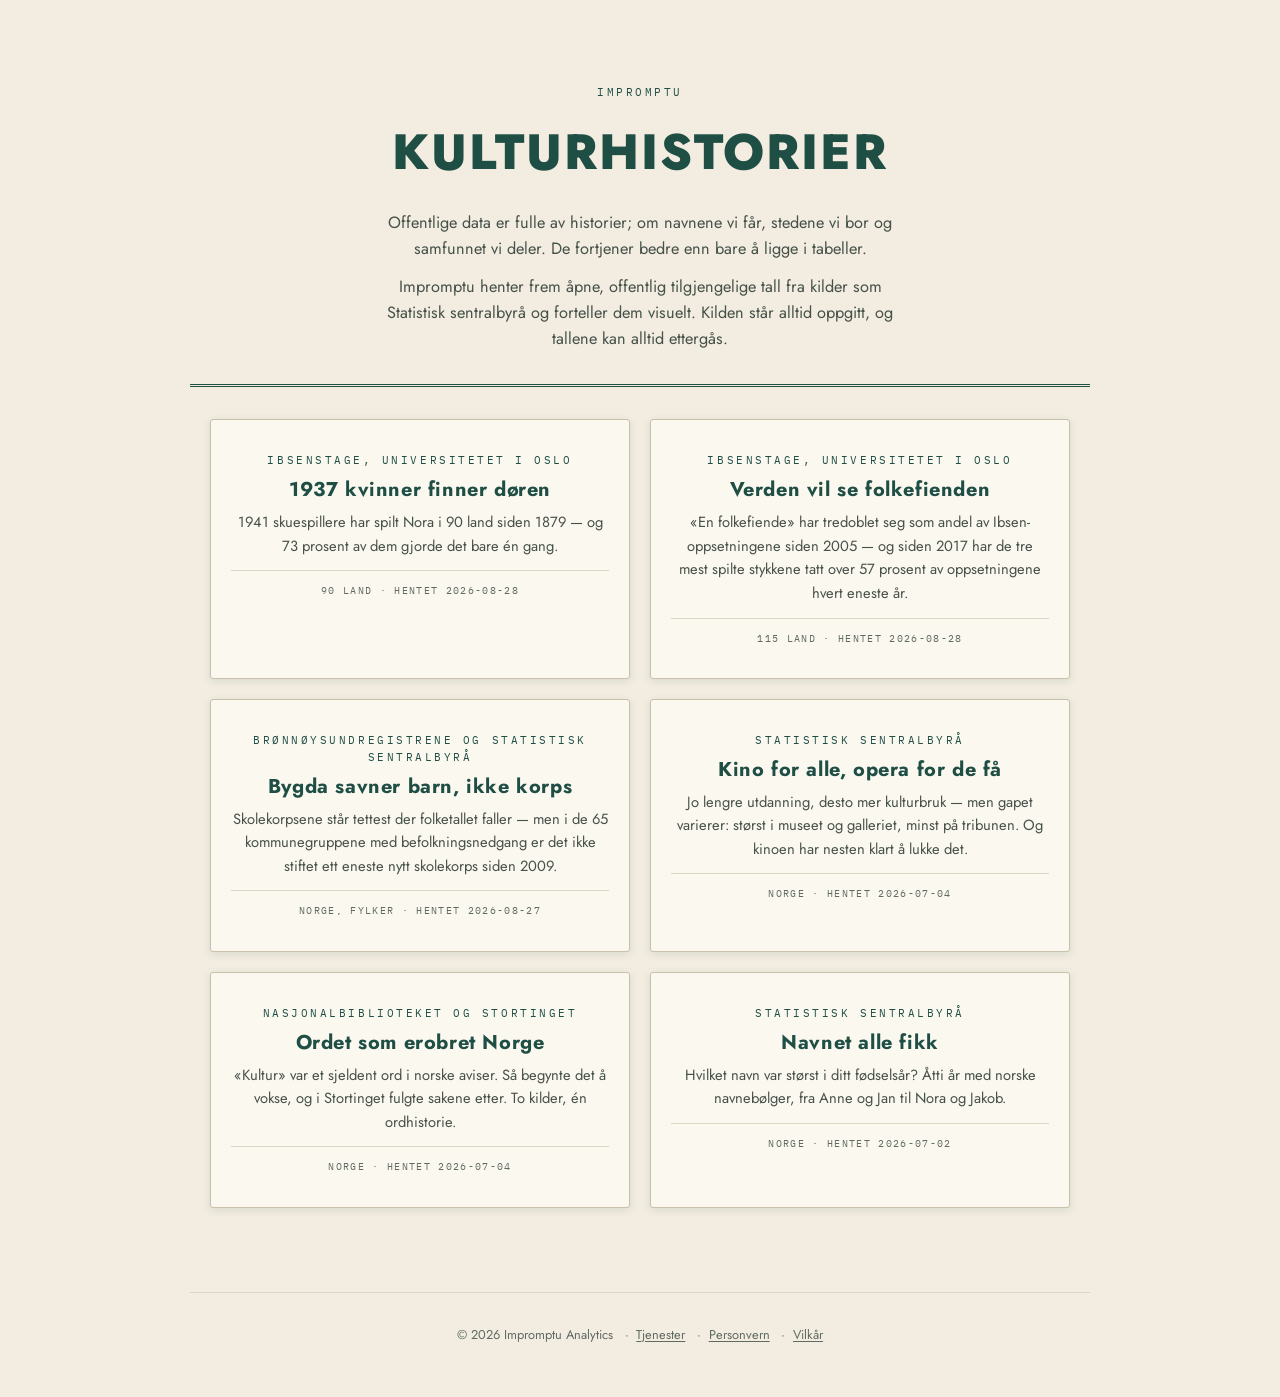
<file: index.html>
<!DOCTYPE html>
<html lang="no">
<head>
  <meta charset="UTF-8">
  <meta name="viewport" content="width=device-width, initial-scale=1.0">
  <title>Impromptu: historier fra og om offentlige data</title>
  <meta name="description" content="Offentlige data, fortalt visuelt. Impromptu gjør åpne, offentlig tilgjengelige tall fra SSB og andre kilder spennende og forståelige.">
  <link rel="preconnect" href="https://fonts.googleapis.com">
  <link rel="preconnect" href="https://fonts.gstatic.com" crossorigin>
  <link href="https://fonts.googleapis.com/css2?family=Jost:ital,wght@0,400;0,500;0,600;0,700;0,800;1,400&family=IBM+Plex+Mono:wght@400;500;600&display=swap" rel="stylesheet">
  <link rel="stylesheet" href="historier/motor/tokens.css">
  <style>
    header {
      text-align: center;
      padding: var(--rom-7) var(--rom-4) var(--rom-5);
      border-bottom: 3px double var(--gran);
      max-width: var(--maal-bredde);
      margin: 0 auto;
    }
    header h1 {
      font-size: clamp(2rem, 6.5vw, 3.1rem);
      font-weight: 800;
      letter-spacing: .04em;
      text-transform: uppercase;
      color: var(--gran);
      margin: .25em 0 .35em;
    }
    .intro {
      max-width: 54ch;
      margin: 0 auto;
      color: var(--blekk-sekundaer);
    }
    .intro + .intro { margin-top: var(--rom-3); }

    .galleri {
      max-width: var(--maal-bredde);
      margin: var(--rom-5) auto var(--rom-7);
      padding: 0 var(--rom-4);
      display: grid;
      grid-template-columns: repeat(auto-fit, minmax(280px, 1fr));
      gap: var(--rom-4);
      justify-content: center;
    }
    .historie-kort {
      display: block;
      text-decoration: none;
      color: var(--blekk);
      padding: var(--rom-5) var(--rom-4);
      text-align: center;
      transition: transform .15s, box-shadow .15s;
    }
    .historie-kort:hover {
      transform: translateY(-3px);
      box-shadow: 0 8px 22px var(--skygge);
    }
    .historie-kort h2 {
      font-size: 1.25rem;
      font-weight: 700;
      letter-spacing: .03em;
      color: var(--gran);
      margin: var(--rom-2) 0 var(--rom-2);
      line-height: 1.3;
    }
    .historie-kort p { font-size: .92rem; color: var(--blekk-sekundaer); }
    .historie-kort .meta-rad {
      margin-top: var(--rom-3);
      padding-top: var(--rom-3);
      border-top: 1px solid var(--linje-svak);
    }
    .historie-kort .demo-merke { margin-top: var(--rom-2); }

    .tom-melding, .feil-melding {
      grid-column: 1 / -1;
      text-align: center;
      color: var(--blekk-dempet);
      padding: var(--rom-6) 0;
      font-family: var(--font-mono);
      font-size: .85rem;
    }

    footer {
      text-align: center;
      padding: var(--rom-5) var(--rom-4) var(--rom-6);
      border-top: 1px solid var(--linje-svak);
      max-width: var(--maal-bredde);
      margin: 0 auto;
      color: var(--blekk-dempet);
      font-size: .8rem;
    }
    footer a { color: var(--blekk-dempet); }
    footer .skille { margin: 0 .6em; }
  </style>
</head>
<body>
  <header>
    <div class="eyebrow">Impromptu</div>
    <h1>Kulturhistorier</h1>
    <p class="intro">Offentlige data er fulle av historier; om navnene vi får, stedene
      vi bor og samfunnet vi deler. De fortjener bedre enn bare å ligge i tabeller.</p>
    <p class="intro">Impromptu henter frem åpne, offentlig tilgjengelige tall fra kilder
      som Statistisk sentralbyrå og forteller dem visuelt. Kilden står alltid oppgitt,
      og tallene kan alltid ettergås.</p>
  </header>

  <main class="galleri" id="galleri" aria-label="Alle datahistorier">
    <p class="tom-melding">Laster historier …</p>
  </main>

  <footer>
    © 2026 Impromptu Analytics
    <span class="skille">·</span><a href="tjenester.html">Tjenester</a>
    <span class="skille">·</span><a href="personvern.html">Personvern</a>
    <span class="skille">·</span><a href="vilkar.html">Vilkår</a>
  </footer>

  <script type="module">
    /* Galleriet genereres automatisk fra manifest.json — som bygges fra
       innholdsmappen med pipeline/bygg_manifest.py. */
    const galleri = document.getElementById("galleri");

    function el(tag, klasse, tekst) {
      const e = document.createElement(tag);
      if (klasse) e.className = klasse;
      if (tekst !== undefined) e.textContent = tekst;
      return e;
    }

    try {
      const svar = await fetch("historier/innhold/manifest.json");
      if (!svar.ok) throw new Error(`HTTP ${svar.status}`);
      const manifest = await svar.json();
      galleri.replaceChildren();

      if (!manifest.historier?.length) {
        galleri.appendChild(el("p", "tom-melding",
          "Ingen historier ennå — legg en mappe i historier/innhold/ og kjør pipeline/bygg_manifest.py"));
      }

      for (const h of manifest.historier || []) {
        const kort = el("a", "historie-kort kort-flate");
        kort.href = `historier/historie.html?id=${encodeURIComponent(h.id)}`;
        kort.appendChild(el("div", "eyebrow", h.kilde));
        kort.appendChild(el("h2", null, h.tittel));
        kort.appendChild(el("p", null, h.beskrivelse));
        kort.appendChild(el("div", "mono-etikett meta-rad", `${h.geografi} · hentet ${h.dato_hentet}`));
        if (h.demo) kort.appendChild(el("div", "demo-merke", "Demodata"));
        galleri.appendChild(kort);
      }
    } catch (e) {
      galleri.replaceChildren(el("p", "feil-melding",
        `Kunne ikke laste manifest.json (${e.message}). Kjør pipeline/bygg_manifest.py.`));
    }
  </script>
</body>
</html>
</file>
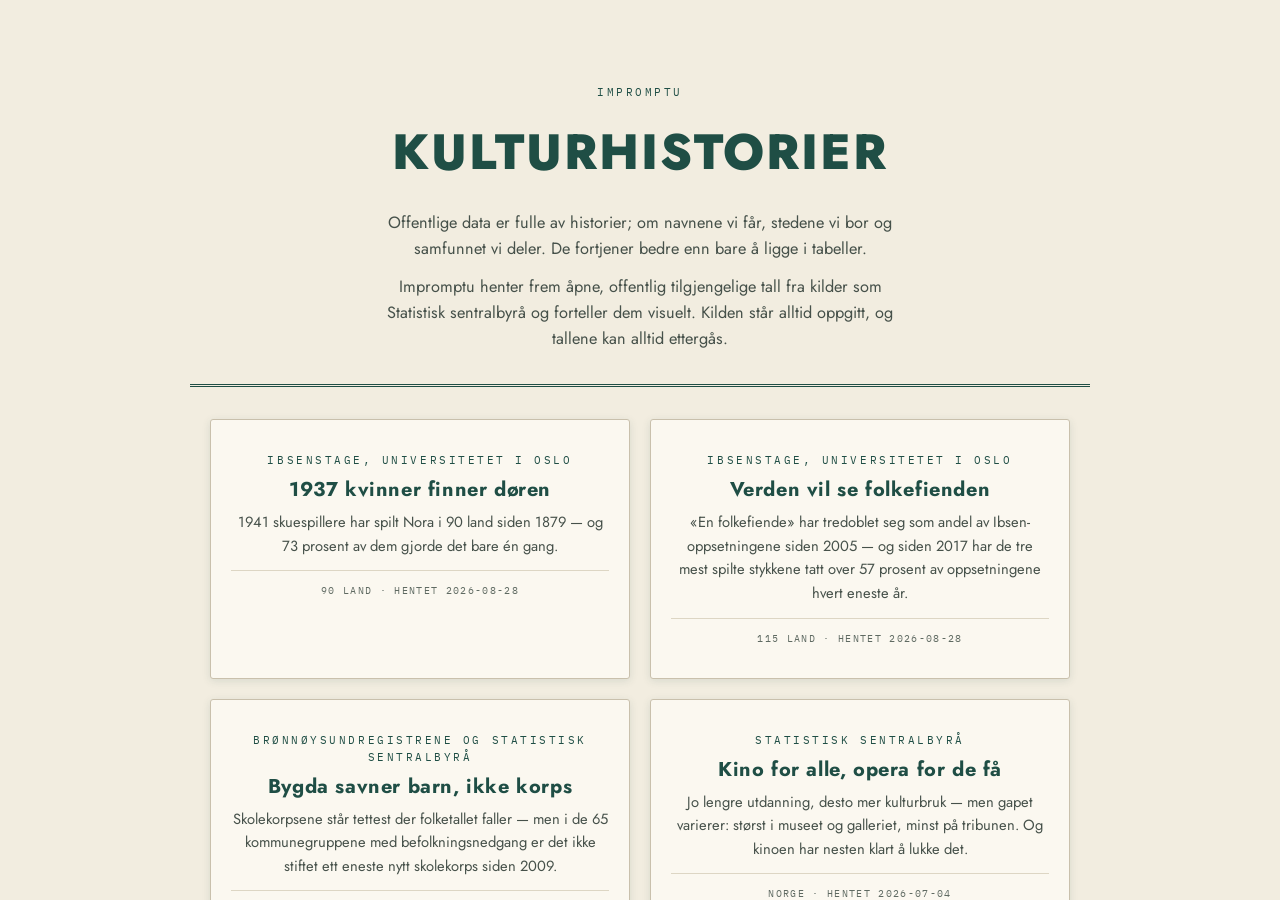
<file: historier/index.html>
<!DOCTYPE html>
<html lang="no">
<head>
  <meta charset="UTF-8">
  <!-- Galleriet er forsiden på impromptu.no. Denne siden videresender dit
       så gamle lenker til /historier/ fortsatt virker. -->
  <meta http-equiv="refresh" content="0; url=/">
  <link rel="canonical" href="/">
  <title>Kulturhistorier av Impromptu</title>
</head>
<body>
  <p>Kulturhistoriene har flyttet til <a href="/">forsiden</a>.</p>
</body>
</html>
</file>
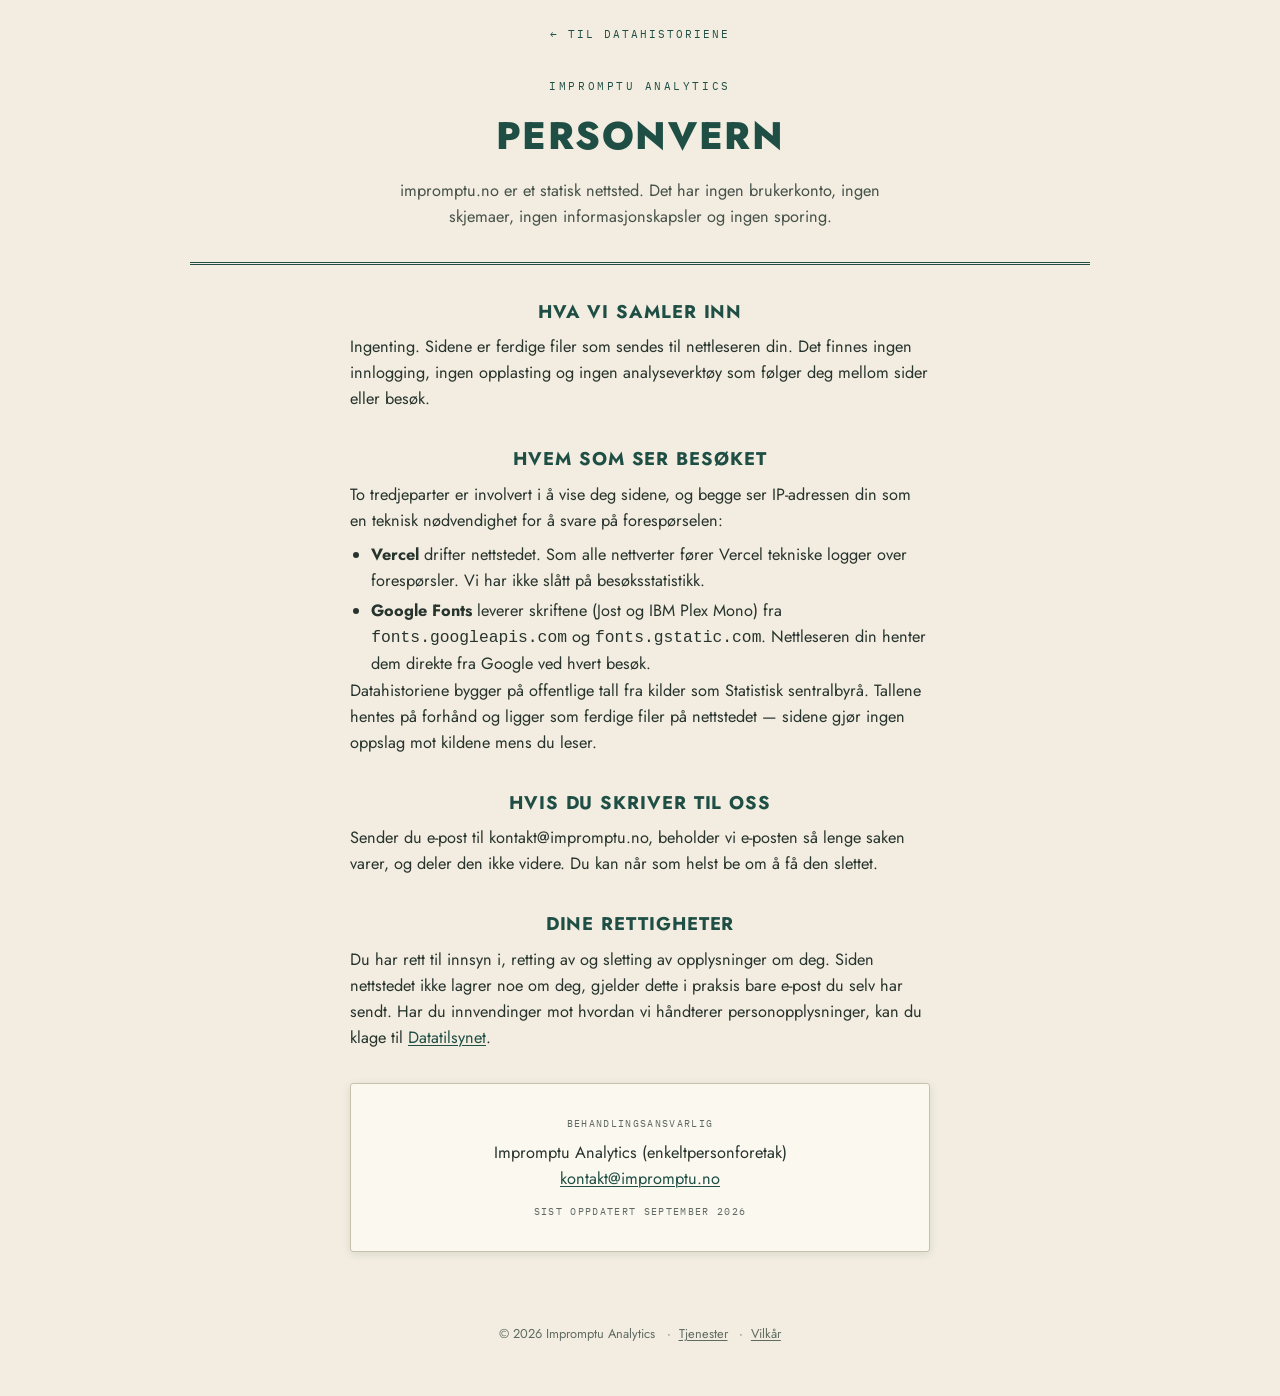
<file: personvern.html>
<!DOCTYPE html>
<html lang="no">
<head>
  <meta charset="UTF-8">
  <meta name="viewport" content="width=device-width, initial-scale=1.0">
  <title>Personvern — Impromptu Analytics</title>
  <meta name="description" content="Hva impromptu.no samler inn om deg: ingenting selv, og hvilke tredjeparter som ser besøket.">
  <meta name="robots" content="noindex">
  <link rel="preconnect" href="https://fonts.googleapis.com">
  <link rel="preconnect" href="https://fonts.gstatic.com" crossorigin>
  <link href="https://fonts.googleapis.com/css2?family=Jost:ital,wght@0,400;0,500;0,600;0,700;0,800;1,400&family=IBM+Plex+Mono:wght@400;500;600&display=swap" rel="stylesheet">
  <link rel="stylesheet" href="historier/motor/tokens.css">
  <style>
    .side-topp { text-align: center; padding: var(--rom-4) var(--rom-4) 0; }
    .side-topp a {
      font-family: var(--font-mono);
      font-size: .7rem;
      letter-spacing: .18em;
      text-transform: uppercase;
      text-decoration: none;
    }
    .side-topp a:hover { text-decoration: underline; }

    header {
      text-align: center;
      padding: var(--rom-5) var(--rom-4);
      border-bottom: 3px double var(--gran);
      max-width: var(--maal-bredde);
      margin: 0 auto;
    }
    header h1 {
      font-size: clamp(1.7rem, 5vw, 2.4rem);
      font-weight: 800;
      letter-spacing: .04em;
      text-transform: uppercase;
      color: var(--gran);
      margin: .25em 0 .3em;
    }
    header p { max-width: 52ch; margin: 0 auto; color: var(--blekk-sekundaer); }

    main {
      max-width: var(--tekst-bredde);
      margin: var(--rom-5) auto var(--rom-6);
      padding: 0 var(--rom-4);
    }
    main h2 {
      font-size: 1.15rem;
      font-weight: 700;
      letter-spacing: .05em;
      text-transform: uppercase;
      color: var(--gran);
      margin: var(--rom-5) 0 var(--rom-2);
      text-align: center;
    }
    main p { color: var(--blekk); }
    main p + p { margin-top: var(--rom-3); }
    ul { padding-left: 1.3em; margin-top: var(--rom-2); }
    li + li { margin-top: var(--rom-1); }

    .kontakt {
      text-align: center;
      margin-top: var(--rom-5);
      padding: var(--rom-5) var(--rom-4);
    }

    footer {
      text-align: center;
      padding: var(--rom-4) var(--rom-4) var(--rom-6);
      color: var(--blekk-dempet);
      font-size: .8rem;
    }
    footer a { color: var(--blekk-dempet); }
    footer .skille { margin: 0 .6em; }
  </style>
</head>
<body>
  <div class="side-topp"><a href="./">← Til datahistoriene</a></div>

  <header>
    <div class="eyebrow">Impromptu Analytics</div>
    <h1>Personvern</h1>
    <p>impromptu.no er et statisk nettsted. Det har ingen brukerkonto, ingen
      skjemaer, ingen informasjonskapsler og ingen sporing.</p>
  </header>

  <main>
    <h2>Hva vi samler inn</h2>
    <p>Ingenting. Sidene er ferdige filer som sendes til nettleseren din. Det finnes
      ingen innlogging, ingen opplasting og ingen analyseverktøy som følger deg
      mellom sider eller besøk.</p>

    <h2>Hvem som ser besøket</h2>
    <p>To tredjeparter er involvert i å vise deg sidene, og begge ser IP-adressen
      din som en teknisk nødvendighet for å svare på forespørselen:</p>
    <ul>
      <li><strong>Vercel</strong> drifter nettstedet. Som alle nettverter fører
        Vercel tekniske logger over forespørsler. Vi har ikke slått på
        besøksstatistikk.</li>
      <li><strong>Google Fonts</strong> leverer skriftene (Jost og IBM Plex Mono)
        fra <code>fonts.googleapis.com</code> og <code>fonts.gstatic.com</code>.
        Nettleseren din henter dem direkte fra Google ved hvert besøk.</li>
    </ul>
    <p>Datahistoriene bygger på offentlige tall fra kilder som Statistisk
      sentralbyrå. Tallene hentes på forhånd og ligger som ferdige filer på
      nettstedet — sidene gjør ingen oppslag mot kildene mens du leser.</p>

    <h2>Hvis du skriver til oss</h2>
    <p>Sender du e-post til kontakt@impromptu.no, beholder vi e-posten så lenge
      saken varer, og deler den ikke videre. Du kan når som helst be om å få den
      slettet.</p>

    <h2>Dine rettigheter</h2>
    <p>Du har rett til innsyn i, retting av og sletting av opplysninger om deg.
      Siden nettstedet ikke lagrer noe om deg, gjelder dette i praksis bare
      e-post du selv har sendt. Har du innvendinger mot hvordan vi håndterer
      personopplysninger, kan du klage til
      <a href="https://www.datatilsynet.no" rel="noopener">Datatilsynet</a>.</p>

    <div class="kontakt kort-flate">
      <div class="mono-etikett">Behandlingsansvarlig</div>
      <p style="margin-top: var(--rom-2);">Impromptu Analytics (enkeltpersonforetak)<br>
        <a href="mailto:kontakt@impromptu.no">kontakt@impromptu.no</a></p>
      <p class="mono-etikett" style="margin-top: var(--rom-3);">Sist oppdatert september 2026</p>
    </div>
  </main>

  <footer>
    © 2026 Impromptu Analytics
    <span class="skille">·</span><a href="tjenester.html">Tjenester</a>
    <span class="skille">·</span><a href="vilkar.html">Vilkår</a>
  </footer>
</body>
</html>
</file>
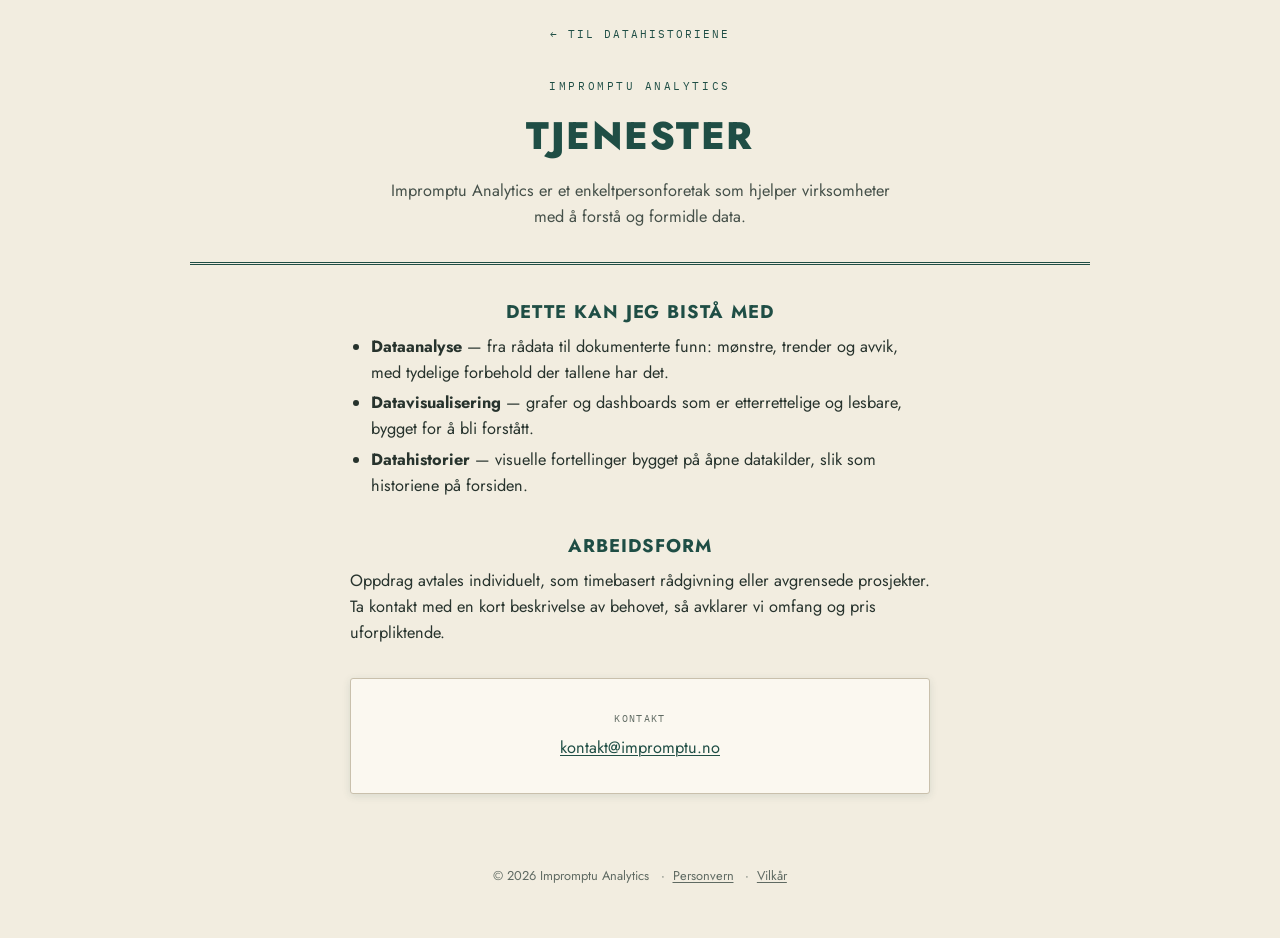
<file: tjenester.html>
<!DOCTYPE html>
<html lang="no">
<head>
  <meta charset="UTF-8">
  <meta name="viewport" content="width=device-width, initial-scale=1.0">
  <title>Tjenester — Impromptu Analytics</title>
  <meta name="description" content="Impromptu Analytics tilbyr dataanalyse, datavisualisering og datahistorier på oppdrag.">
  <meta name="robots" content="noindex">
  <link rel="preconnect" href="https://fonts.googleapis.com">
  <link rel="preconnect" href="https://fonts.gstatic.com" crossorigin>
  <link href="https://fonts.googleapis.com/css2?family=Jost:ital,wght@0,400;0,500;0,600;0,700;0,800;1,400&family=IBM+Plex+Mono:wght@400;500;600&display=swap" rel="stylesheet">
  <link rel="stylesheet" href="historier/motor/tokens.css">
  <style>
    .side-topp { text-align: center; padding: var(--rom-4) var(--rom-4) 0; }
    .side-topp a {
      font-family: var(--font-mono);
      font-size: .7rem;
      letter-spacing: .18em;
      text-transform: uppercase;
      text-decoration: none;
    }
    .side-topp a:hover { text-decoration: underline; }

    header {
      text-align: center;
      padding: var(--rom-5) var(--rom-4);
      border-bottom: 3px double var(--gran);
      max-width: var(--maal-bredde);
      margin: 0 auto;
    }
    header h1 {
      font-size: clamp(1.7rem, 5vw, 2.4rem);
      font-weight: 800;
      letter-spacing: .04em;
      text-transform: uppercase;
      color: var(--gran);
      margin: .25em 0 .3em;
    }
    header p { max-width: 52ch; margin: 0 auto; color: var(--blekk-sekundaer); }

    main {
      max-width: var(--tekst-bredde);
      margin: var(--rom-5) auto var(--rom-6);
      padding: 0 var(--rom-4);
    }
    main h2 {
      font-size: 1.15rem;
      font-weight: 700;
      letter-spacing: .05em;
      text-transform: uppercase;
      color: var(--gran);
      margin: var(--rom-5) 0 var(--rom-2);
      text-align: center;
    }
    main p { color: var(--blekk); }
    main p + p { margin-top: var(--rom-3); }
    ul { padding-left: 1.3em; margin-top: var(--rom-2); }
    li + li { margin-top: var(--rom-1); }

    .kontakt {
      text-align: center;
      margin-top: var(--rom-5);
      padding: var(--rom-5) var(--rom-4);
    }

    footer {
      text-align: center;
      padding: var(--rom-4) var(--rom-4) var(--rom-6);
      color: var(--blekk-dempet);
      font-size: .8rem;
    }
    footer a { color: var(--blekk-dempet); }
    footer .skille { margin: 0 .6em; }
  </style>
</head>
<body>
  <div class="side-topp"><a href="./">← Til datahistoriene</a></div>

  <header>
    <div class="eyebrow">Impromptu Analytics</div>
    <h1>Tjenester</h1>
    <p>Impromptu Analytics er et enkeltpersonforetak som hjelper virksomheter
      med å forstå og formidle data.</p>
  </header>

  <main>
    <h2>Dette kan jeg bistå med</h2>
    <ul>
      <li><strong>Dataanalyse</strong> — fra rådata til dokumenterte funn: mønstre,
        trender og avvik, med tydelige forbehold der tallene har det.</li>
      <li><strong>Datavisualisering</strong> — grafer og dashboards som er
        etterrettelige og lesbare, bygget for å bli forstått.</li>
      <li><strong>Datahistorier</strong> — visuelle fortellinger bygget på åpne
        datakilder, slik som historiene på forsiden.</li>
    </ul>

    <h2>Arbeidsform</h2>
    <p>Oppdrag avtales individuelt, som timebasert rådgivning eller avgrensede
      prosjekter. Ta kontakt med en kort beskrivelse av behovet, så avklarer vi
      omfang og pris uforpliktende.</p>

    <div class="kontakt kort-flate">
      <div class="mono-etikett">Kontakt</div>
      <p style="margin-top: var(--rom-2);"><a href="mailto:kontakt@impromptu.no">kontakt@impromptu.no</a></p>
    </div>
  </main>

  <footer>
    © 2026 Impromptu Analytics
    <span class="skille">·</span><a href="personvern.html">Personvern</a>
    <span class="skille">·</span><a href="vilkar.html">Vilkår</a>
  </footer>
</body>
</html>
</file>
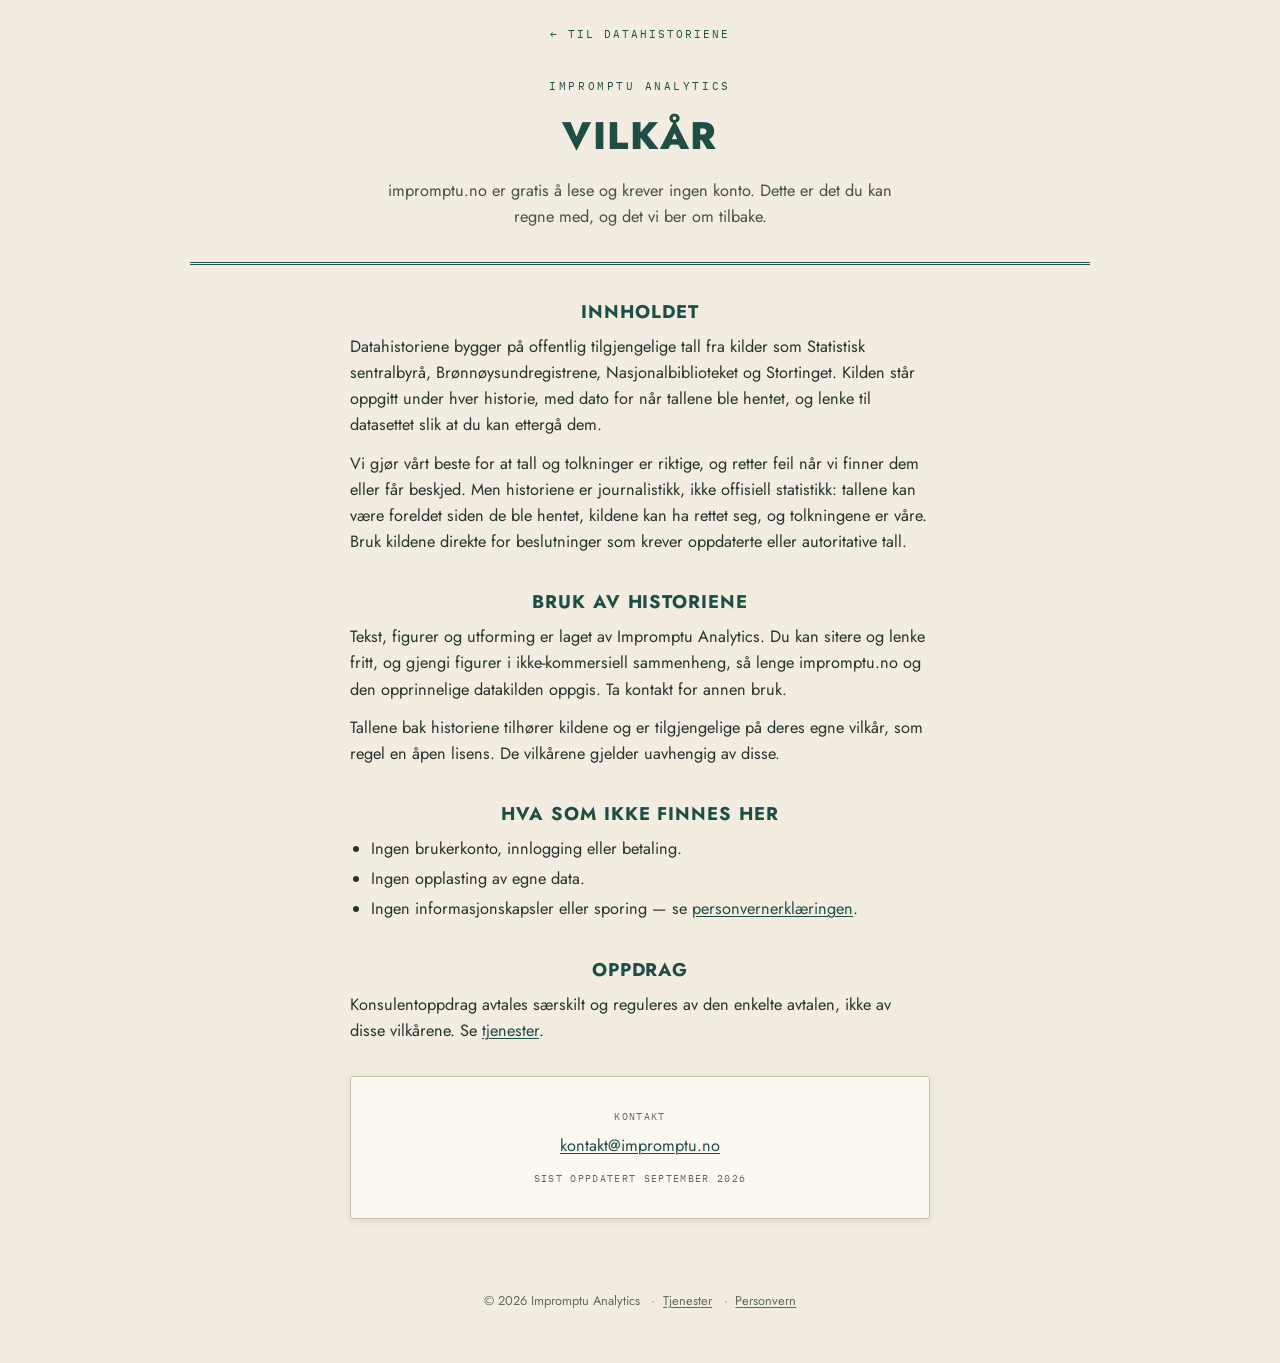
<file: vilkar.html>
<!DOCTYPE html>
<html lang="no">
<head>
  <meta charset="UTF-8">
  <meta name="viewport" content="width=device-width, initial-scale=1.0">
  <title>Vilkår — Impromptu Analytics</title>
  <meta name="description" content="Vilkår for bruk av impromptu.no: hva du kan gjøre med historiene, og hva vi står inne for.">
  <meta name="robots" content="noindex">
  <link rel="preconnect" href="https://fonts.googleapis.com">
  <link rel="preconnect" href="https://fonts.gstatic.com" crossorigin>
  <link href="https://fonts.googleapis.com/css2?family=Jost:ital,wght@0,400;0,500;0,600;0,700;0,800;1,400&family=IBM+Plex+Mono:wght@400;500;600&display=swap" rel="stylesheet">
  <link rel="stylesheet" href="historier/motor/tokens.css">
  <style>
    .side-topp { text-align: center; padding: var(--rom-4) var(--rom-4) 0; }
    .side-topp a {
      font-family: var(--font-mono);
      font-size: .7rem;
      letter-spacing: .18em;
      text-transform: uppercase;
      text-decoration: none;
    }
    .side-topp a:hover { text-decoration: underline; }

    header {
      text-align: center;
      padding: var(--rom-5) var(--rom-4);
      border-bottom: 3px double var(--gran);
      max-width: var(--maal-bredde);
      margin: 0 auto;
    }
    header h1 {
      font-size: clamp(1.7rem, 5vw, 2.4rem);
      font-weight: 800;
      letter-spacing: .04em;
      text-transform: uppercase;
      color: var(--gran);
      margin: .25em 0 .3em;
    }
    header p { max-width: 52ch; margin: 0 auto; color: var(--blekk-sekundaer); }

    main {
      max-width: var(--tekst-bredde);
      margin: var(--rom-5) auto var(--rom-6);
      padding: 0 var(--rom-4);
    }
    main h2 {
      font-size: 1.15rem;
      font-weight: 700;
      letter-spacing: .05em;
      text-transform: uppercase;
      color: var(--gran);
      margin: var(--rom-5) 0 var(--rom-2);
      text-align: center;
    }
    main p { color: var(--blekk); }
    main p + p { margin-top: var(--rom-3); }
    ul { padding-left: 1.3em; margin-top: var(--rom-2); }
    li + li { margin-top: var(--rom-1); }

    .kontakt {
      text-align: center;
      margin-top: var(--rom-5);
      padding: var(--rom-5) var(--rom-4);
    }

    footer {
      text-align: center;
      padding: var(--rom-4) var(--rom-4) var(--rom-6);
      color: var(--blekk-dempet);
      font-size: .8rem;
    }
    footer a { color: var(--blekk-dempet); }
    footer .skille { margin: 0 .6em; }
  </style>
</head>
<body>
  <div class="side-topp"><a href="./">← Til datahistoriene</a></div>

  <header>
    <div class="eyebrow">Impromptu Analytics</div>
    <h1>Vilkår</h1>
    <p>impromptu.no er gratis å lese og krever ingen konto. Dette er det du kan
      regne med, og det vi ber om tilbake.</p>
  </header>

  <main>
    <h2>Innholdet</h2>
    <p>Datahistoriene bygger på offentlig tilgjengelige tall fra kilder som
      Statistisk sentralbyrå, Brønnøysundregistrene, Nasjonalbiblioteket og
      Stortinget. Kilden står oppgitt under hver historie, med dato for når
      tallene ble hentet, og lenke til datasettet slik at du kan ettergå dem.</p>
    <p>Vi gjør vårt beste for at tall og tolkninger er riktige, og retter feil
      når vi finner dem eller får beskjed. Men historiene er journalistikk, ikke
      offisiell statistikk: tallene kan være foreldet siden de ble hentet,
      kildene kan ha rettet seg, og tolkningene er våre. Bruk kildene direkte
      for beslutninger som krever oppdaterte eller autoritative tall.</p>

    <h2>Bruk av historiene</h2>
    <p>Tekst, figurer og utforming er laget av Impromptu Analytics. Du kan sitere
      og lenke fritt, og gjengi figurer i ikke-kommersiell sammenheng, så lenge
      impromptu.no og den opprinnelige datakilden oppgis. Ta kontakt for annen
      bruk.</p>
    <p>Tallene bak historiene tilhører kildene og er tilgjengelige på deres
      egne vilkår, som regel en åpen lisens. De vilkårene gjelder uavhengig av
      disse.</p>

    <h2>Hva som ikke finnes her</h2>
    <ul>
      <li>Ingen brukerkonto, innlogging eller betaling.</li>
      <li>Ingen opplasting av egne data.</li>
      <li>Ingen informasjonskapsler eller sporing — se
        <a href="personvern.html">personvernerklæringen</a>.</li>
    </ul>

    <h2>Oppdrag</h2>
    <p>Konsulentoppdrag avtales særskilt og reguleres av den enkelte avtalen, ikke
      av disse vilkårene. Se <a href="tjenester.html">tjenester</a>.</p>

    <div class="kontakt kort-flate">
      <div class="mono-etikett">Kontakt</div>
      <p style="margin-top: var(--rom-2);"><a href="mailto:kontakt@impromptu.no">kontakt@impromptu.no</a></p>
      <p class="mono-etikett" style="margin-top: var(--rom-3);">Sist oppdatert september 2026</p>
    </div>
  </main>

  <footer>
    © 2026 Impromptu Analytics
    <span class="skille">·</span><a href="tjenester.html">Tjenester</a>
    <span class="skille">·</span><a href="personvern.html">Personvern</a>
  </footer>
</body>
</html>
</file>
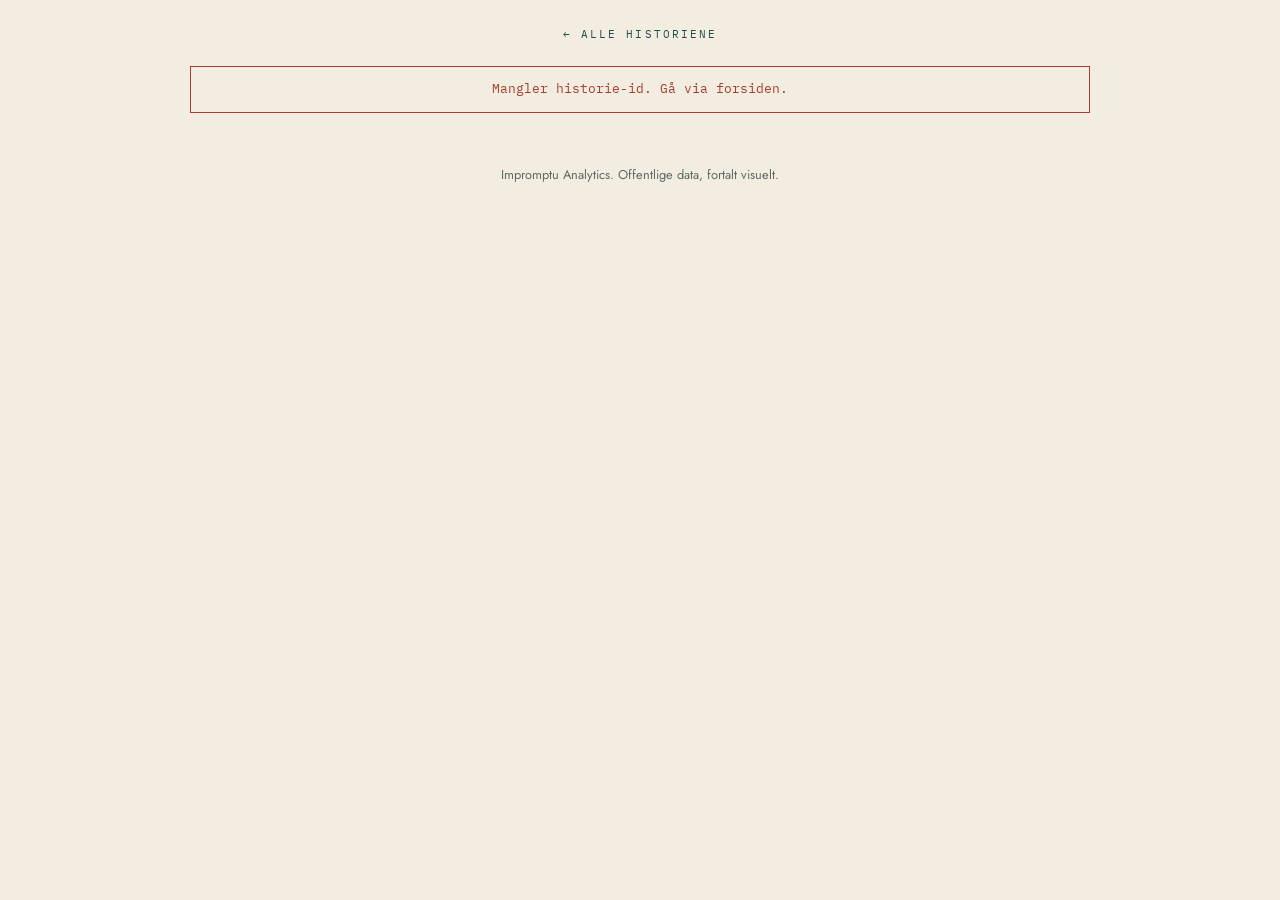
<file: historier/historie.html>
<!DOCTYPE html>
<html lang="no">
<head>
  <meta charset="UTF-8">
  <meta name="viewport" content="width=device-width, initial-scale=1.0">
  <title>Offentlige historier fortalt av Impromptu Analytics</title>
  <meta name="description" content="Offentlige data, fortalt visuelt. Av Impromptu Analytics.">
  <link rel="preconnect" href="https://fonts.googleapis.com">
  <link rel="preconnect" href="https://fonts.gstatic.com" crossorigin>
  <link href="https://fonts.googleapis.com/css2?family=Jost:ital,wght@0,400;0,500;0,600;0,700;0,800;1,400&family=IBM+Plex+Mono:wght@400;500;600&display=swap" rel="stylesheet">
  <link rel="stylesheet" href="motor/tokens.css">
  <link rel="stylesheet" href="motor/komponenter.css">
  <style>
    .side-topp {
      text-align: center;
      padding: var(--rom-4) var(--rom-4) 0;
    }
    .side-topp a {
      font-family: var(--font-mono);
      font-size: .7rem;
      letter-spacing: .18em;
      text-transform: uppercase;
      text-decoration: none;
    }
    .side-topp a:hover { text-decoration: underline; }

    .historie-topp {
      text-align: center;
      max-width: var(--maal-bredde);
      margin: var(--rom-5) auto 0;
      padding: 0 var(--rom-4) var(--rom-5);
      border-bottom: 3px double var(--gran);
    }
    .historie-topp h1 {
      font-size: clamp(1.9rem, 6vw, 2.9rem);
      font-weight: 800;
      letter-spacing: .04em;
      text-transform: uppercase;
      color: var(--gran);
      margin: .3em 0 .4em;
      line-height: 1.15;
    }

    .historie-prosa {
      max-width: var(--tekst-bredde);
      margin: var(--rom-5) auto;
      padding: 0 var(--rom-4);
    }
    .historie-prosa h2 {
      font-size: 1.35rem;
      font-weight: 700;
      letter-spacing: .05em;
      text-transform: uppercase;
      color: var(--gran);
      text-align: center;
      margin-bottom: var(--rom-3);
    }
    .historie-prosa h3 { font-size: 1.1rem; color: var(--gran); margin-bottom: var(--rom-2); }
    .historie-prosa p + p { margin-top: var(--rom-3); }
    .historie-prosa ul { padding-left: 1.3em; }
    .historie-prosa blockquote {
      border-left: 3px solid var(--sennep);
      padding-left: var(--rom-3);
      color: var(--blekk-sekundaer);
      font-style: italic;
    }

    .kildekort {
      max-width: var(--maal-bredde);
      margin: var(--rom-6) auto var(--rom-5);
      padding: var(--rom-5) var(--rom-4);
      text-align: center;
    }
    .kildekort-rute {
      display: flex;
      flex-wrap: wrap;
      justify-content: center;
      gap: var(--rom-4) var(--rom-6);
      margin: var(--rom-4) 0;
    }
    .kildekort-rute dd { font-size: .95rem; }
    .kildekort-lenke { font-size: .9rem; }

    footer {
      text-align: center;
      padding: var(--rom-5) var(--rom-4) var(--rom-6);
      color: var(--blekk-dempet);
      font-size: .8rem;
    }
  </style>
</head>
<body>
  <div class="side-topp"><a href="/">← Alle historiene</a></div>
  <main id="historie" aria-live="polite">
    <p style="text-align:center; padding: 80px 20px; color: var(--blekk-dempet);">Laster historien …</p>
  </main>
  <footer>Impromptu Analytics. Offentlige data, fortalt visuelt.</footer>
  <script type="module" src="motor/historie.js"></script>
</body>
</html>
</file>
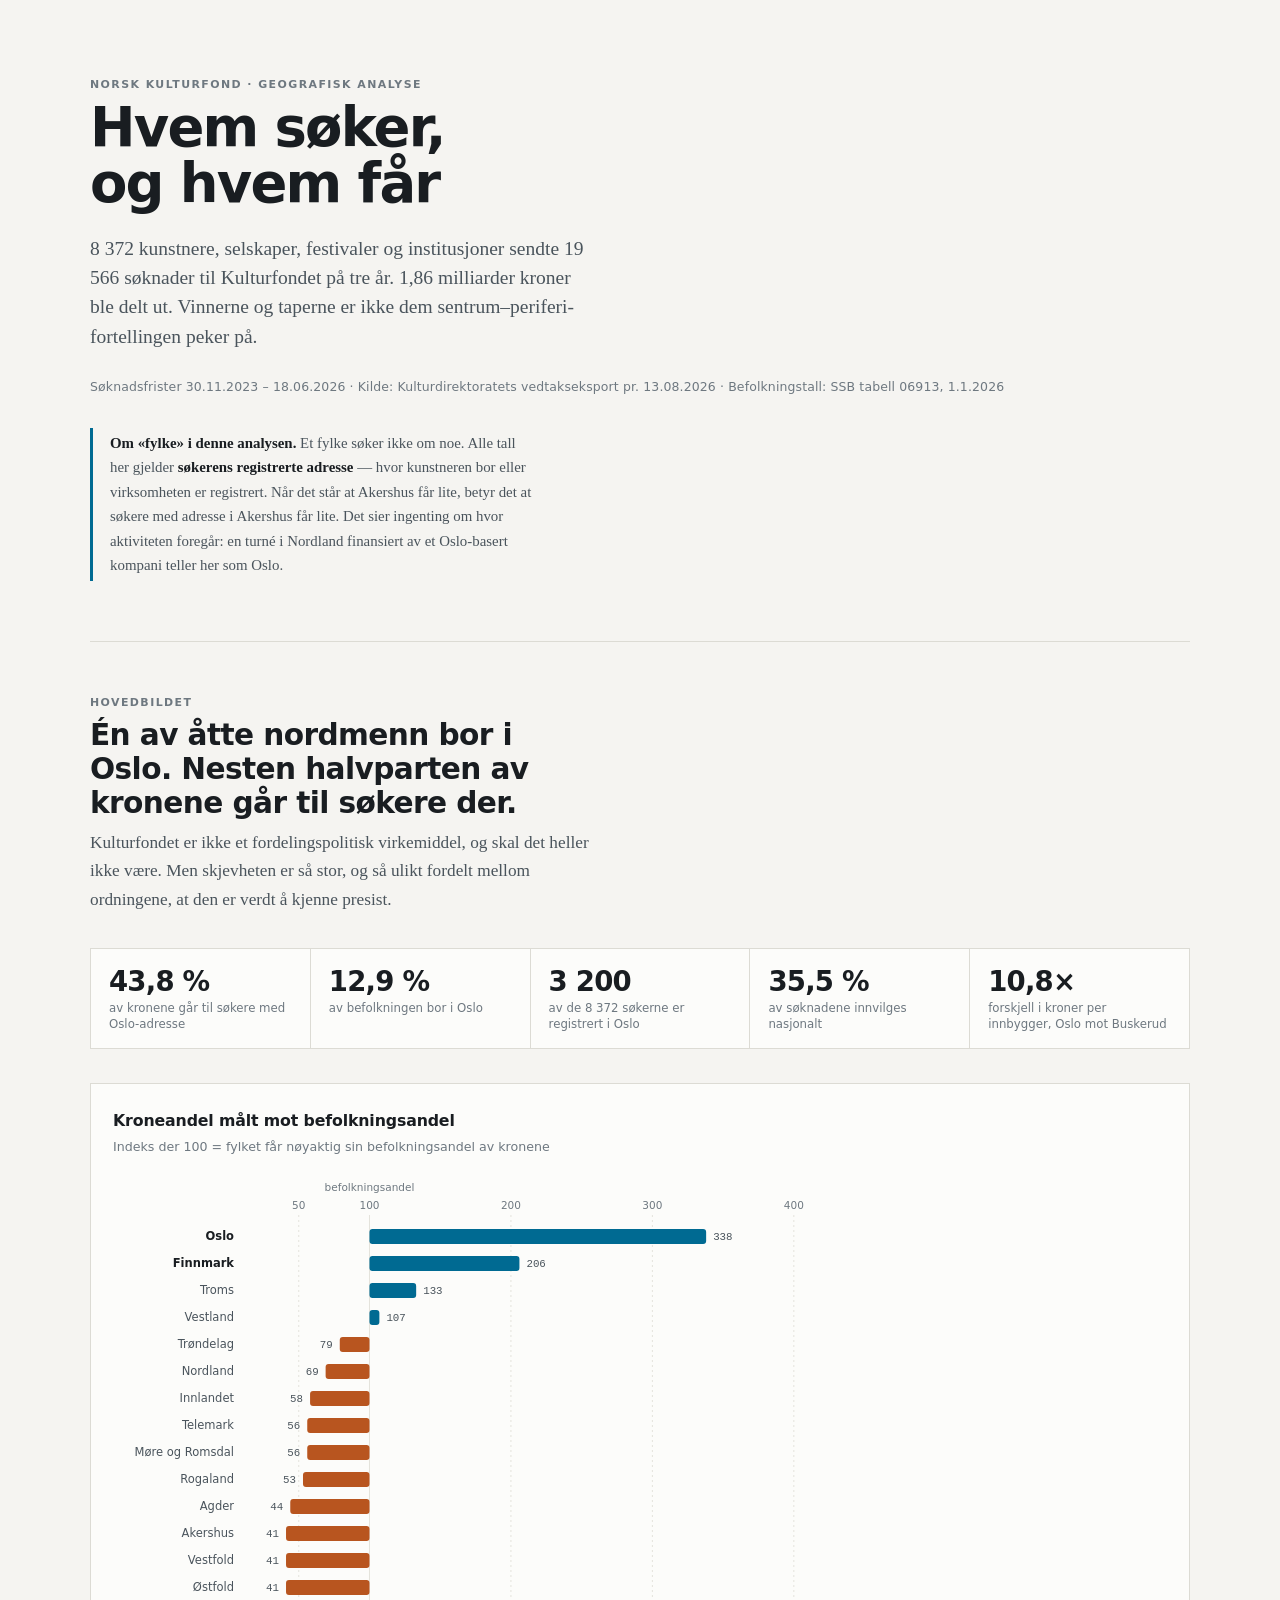
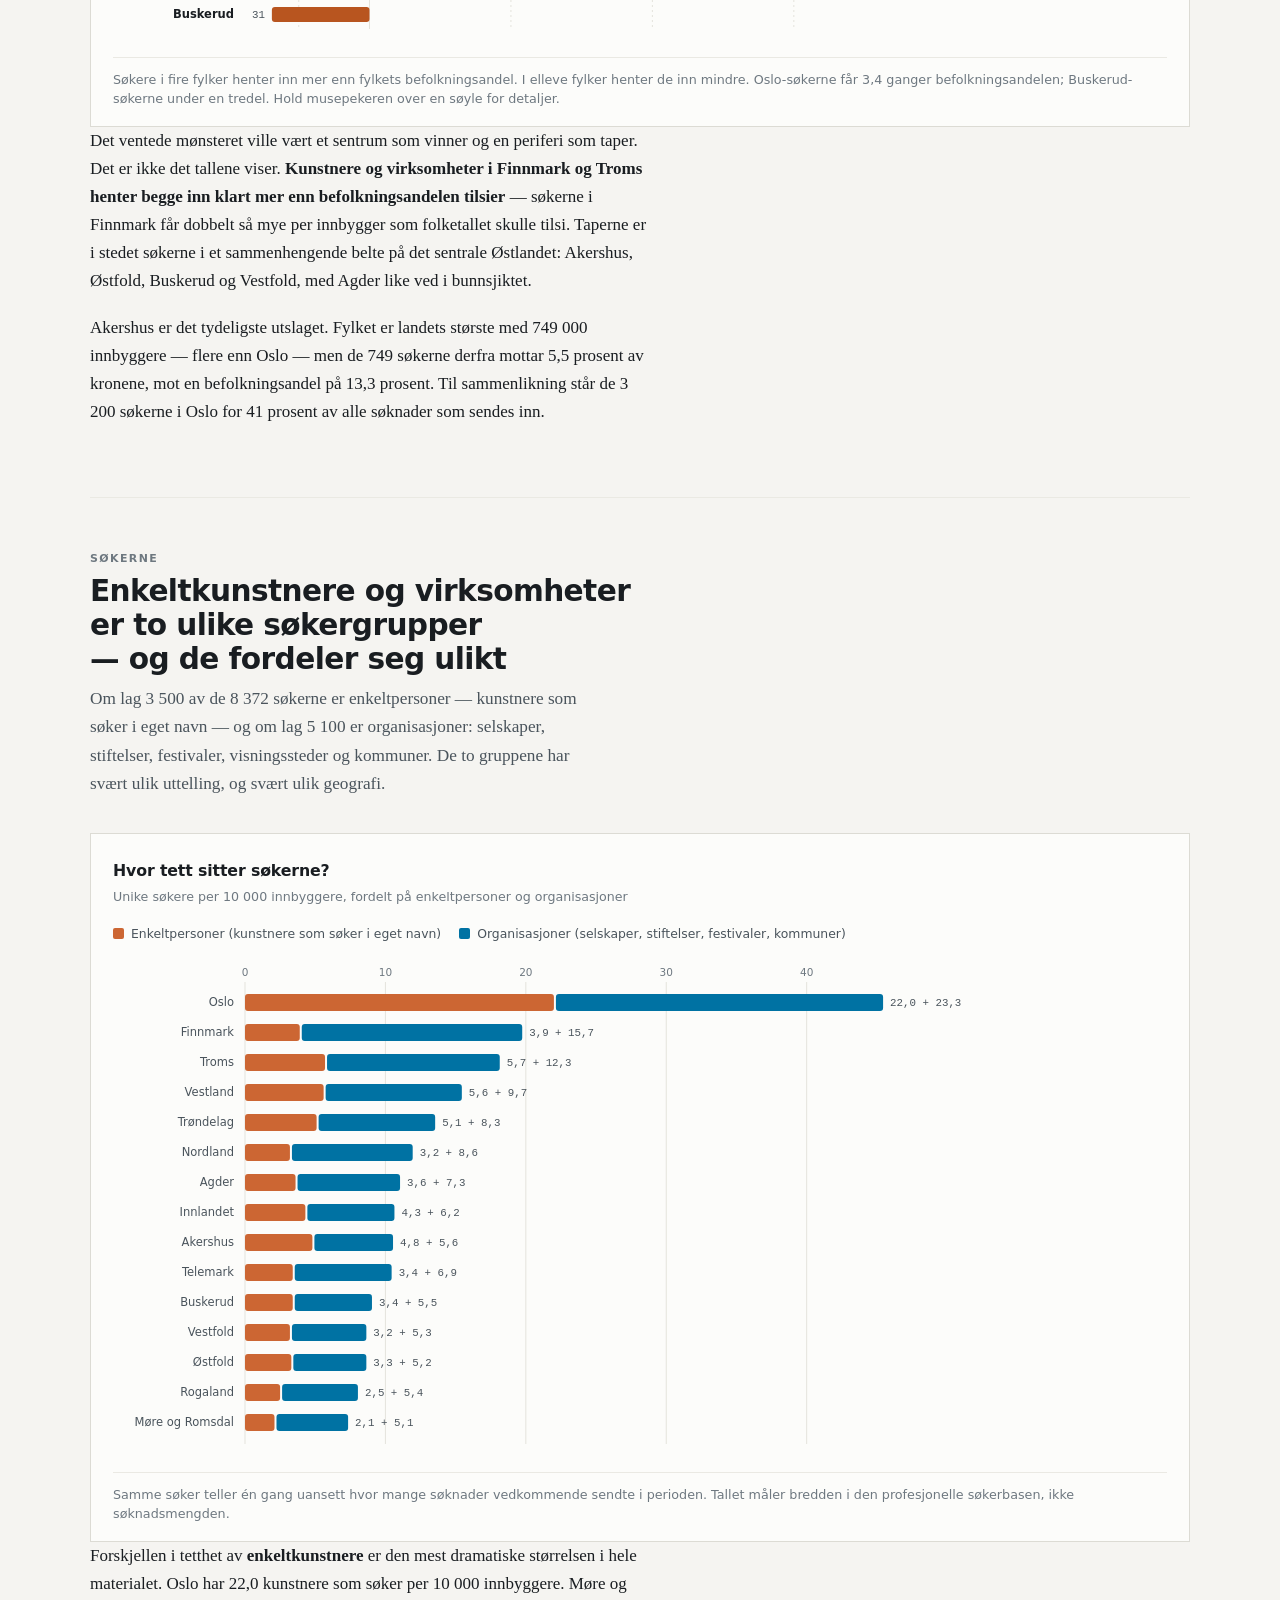
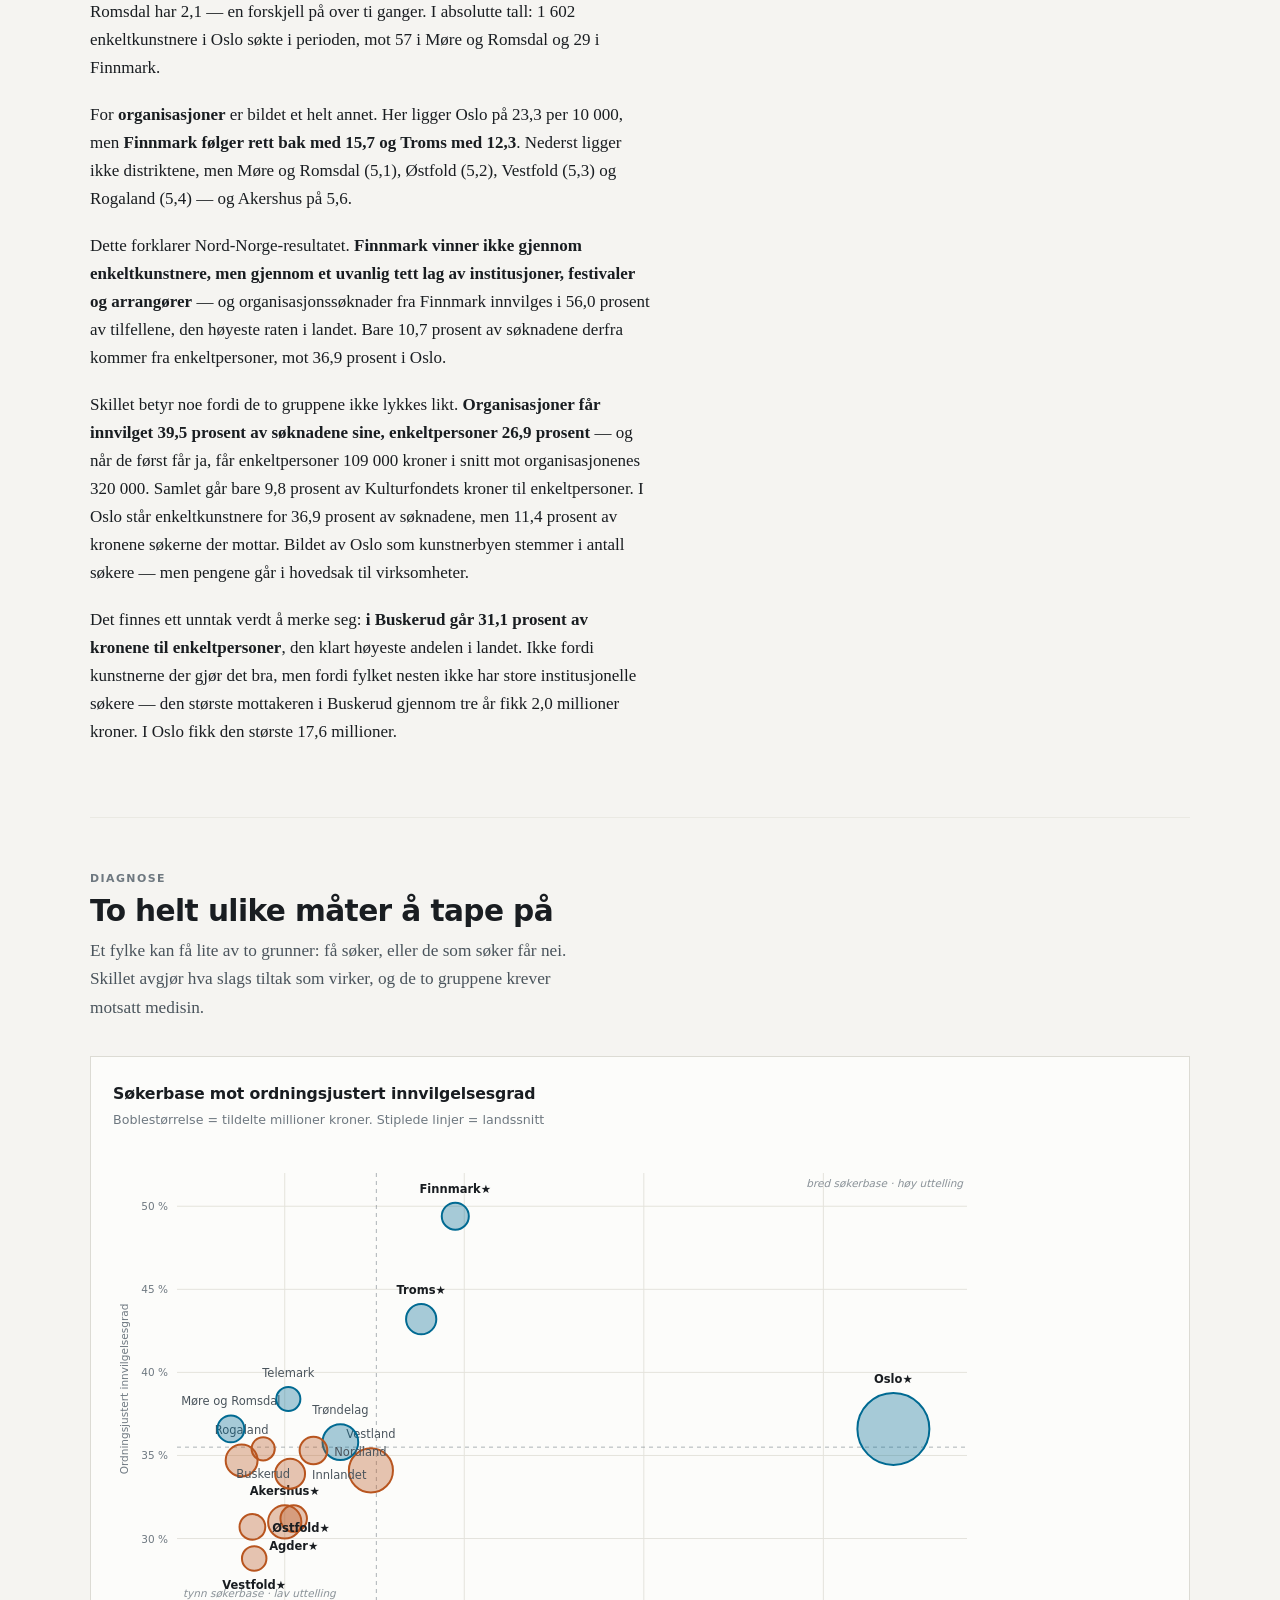
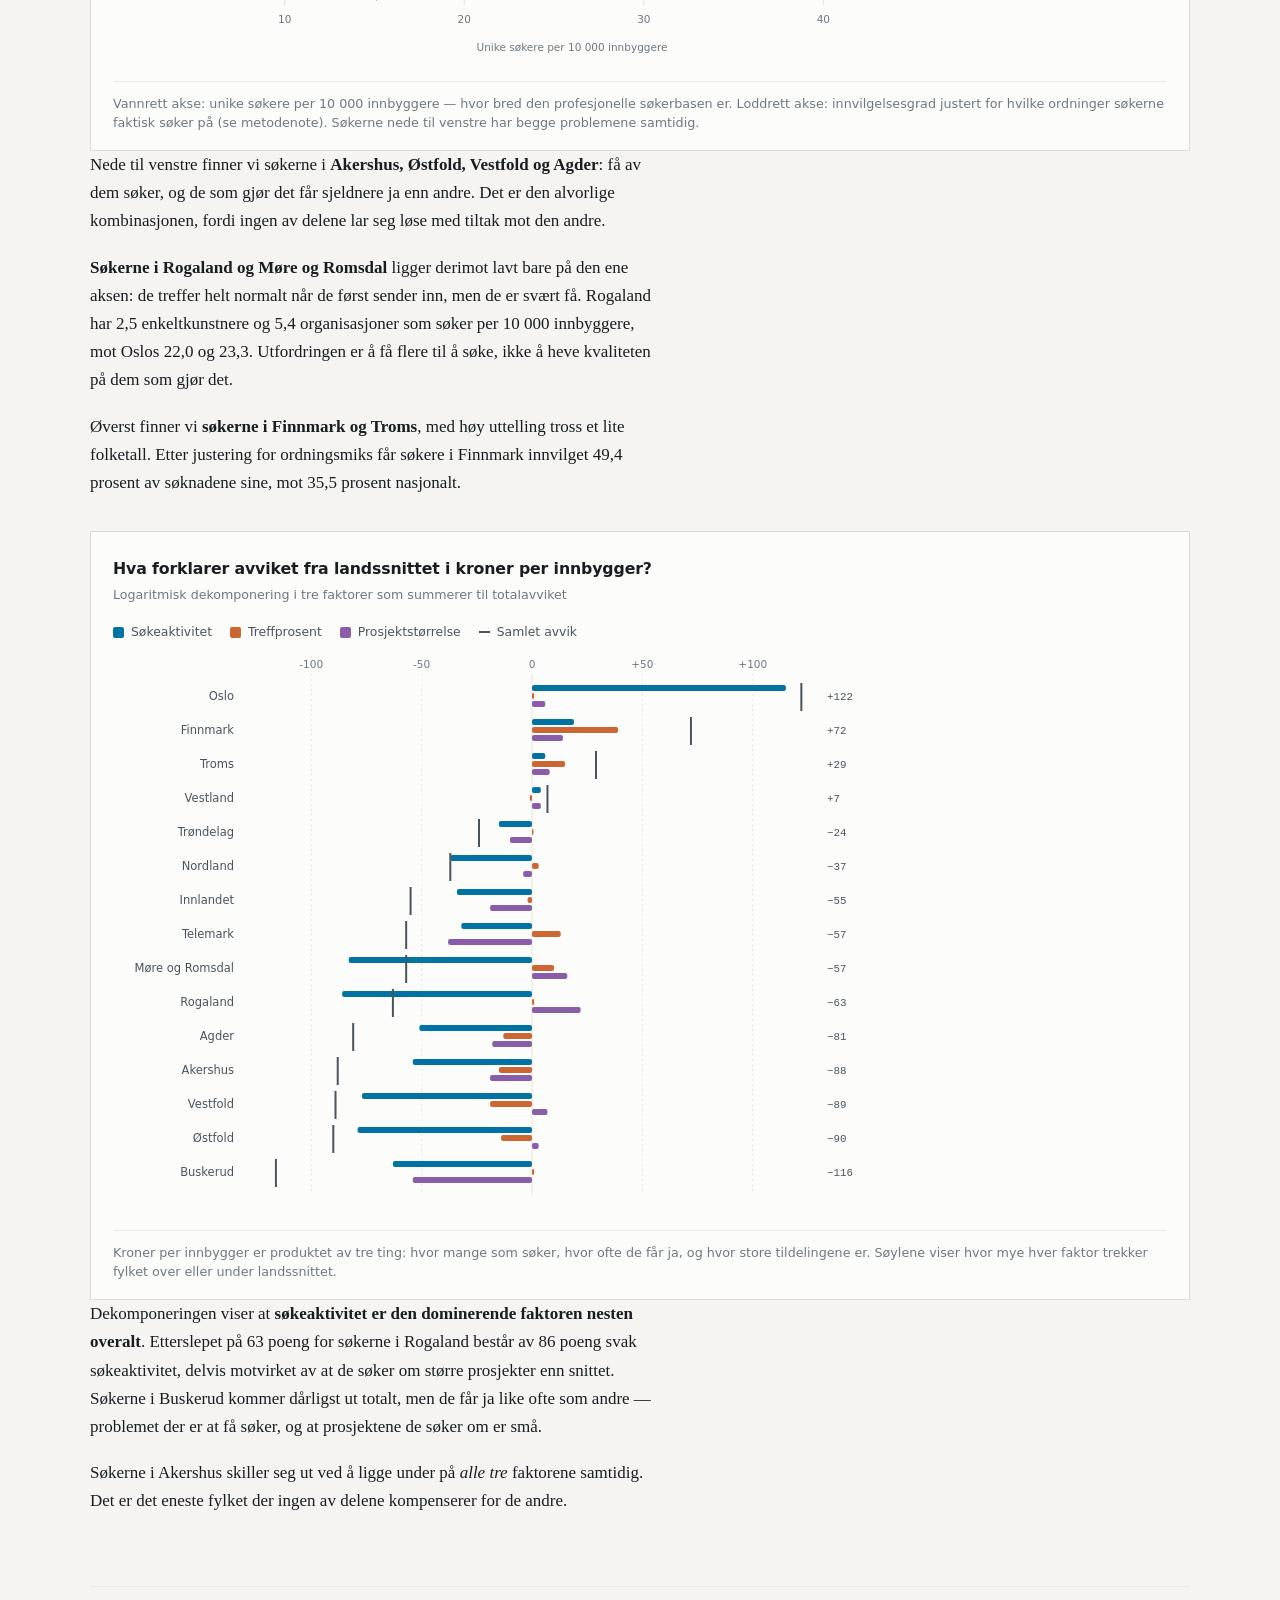
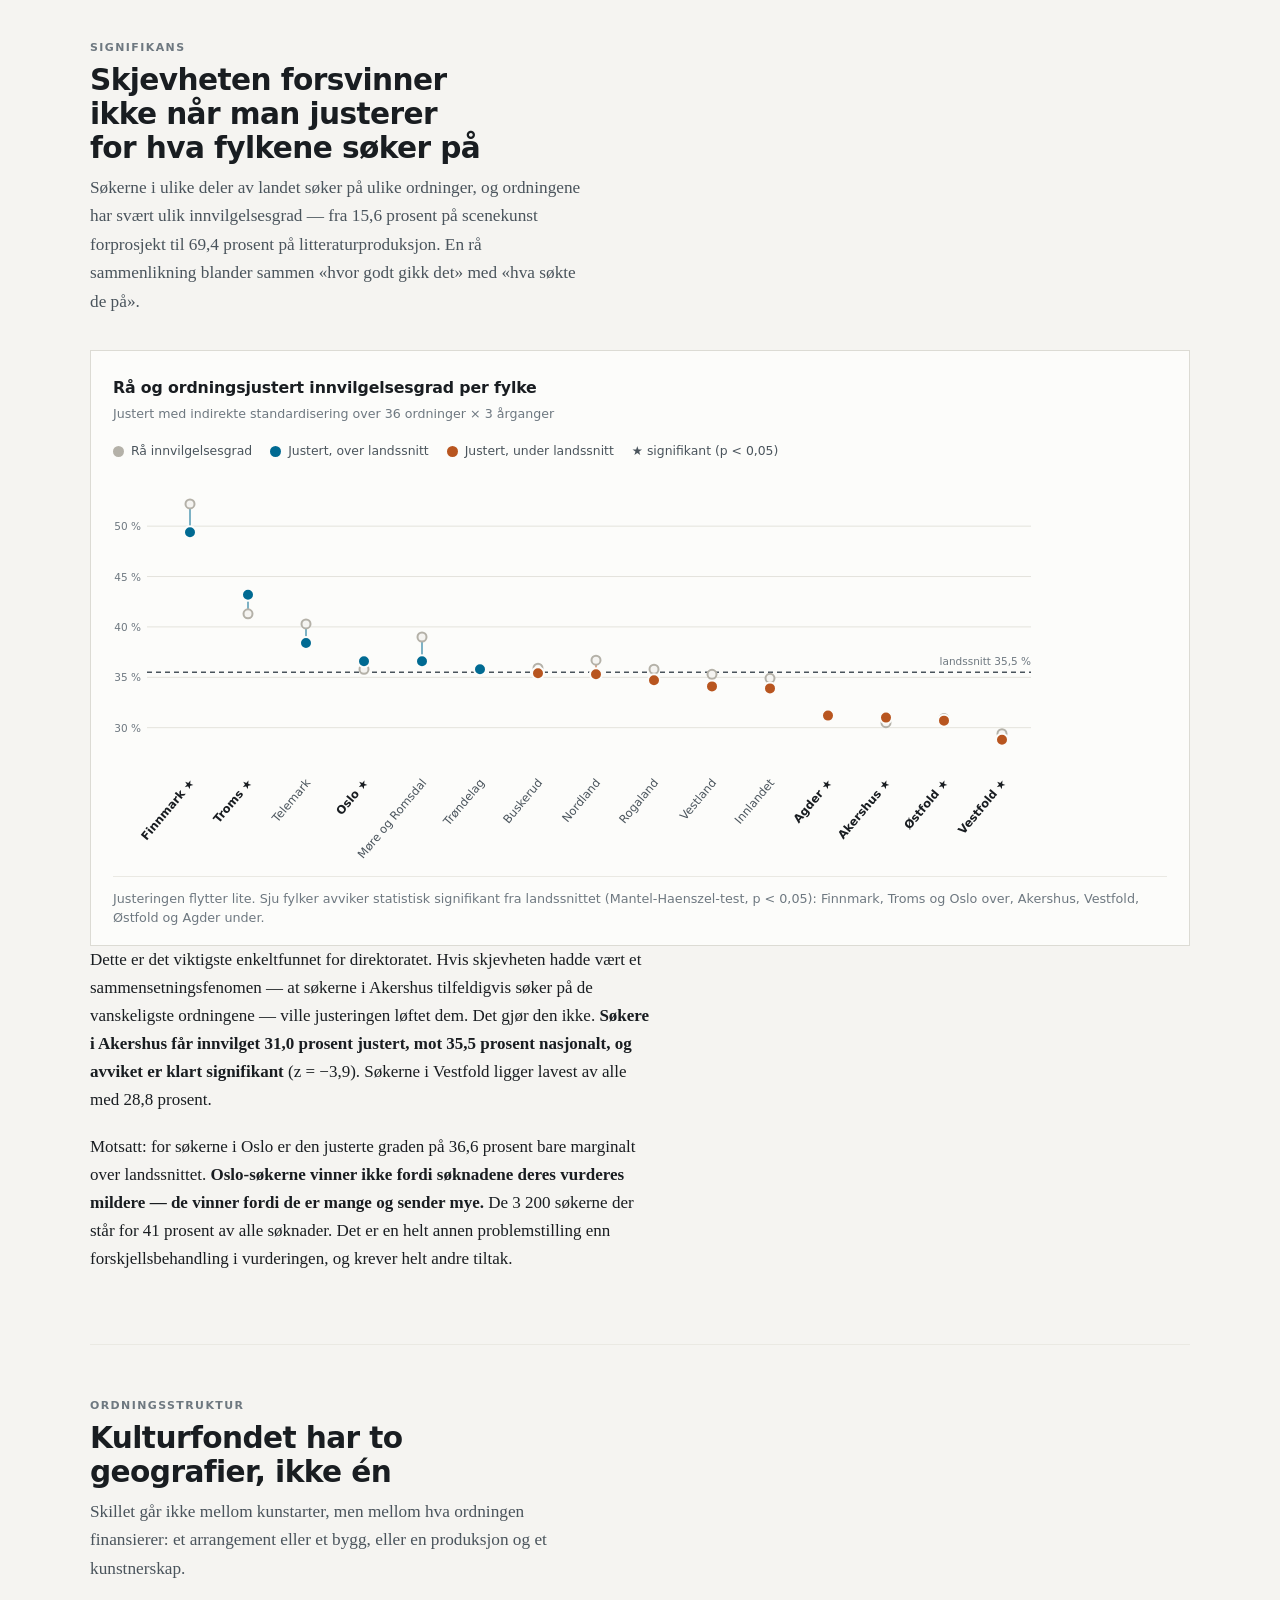
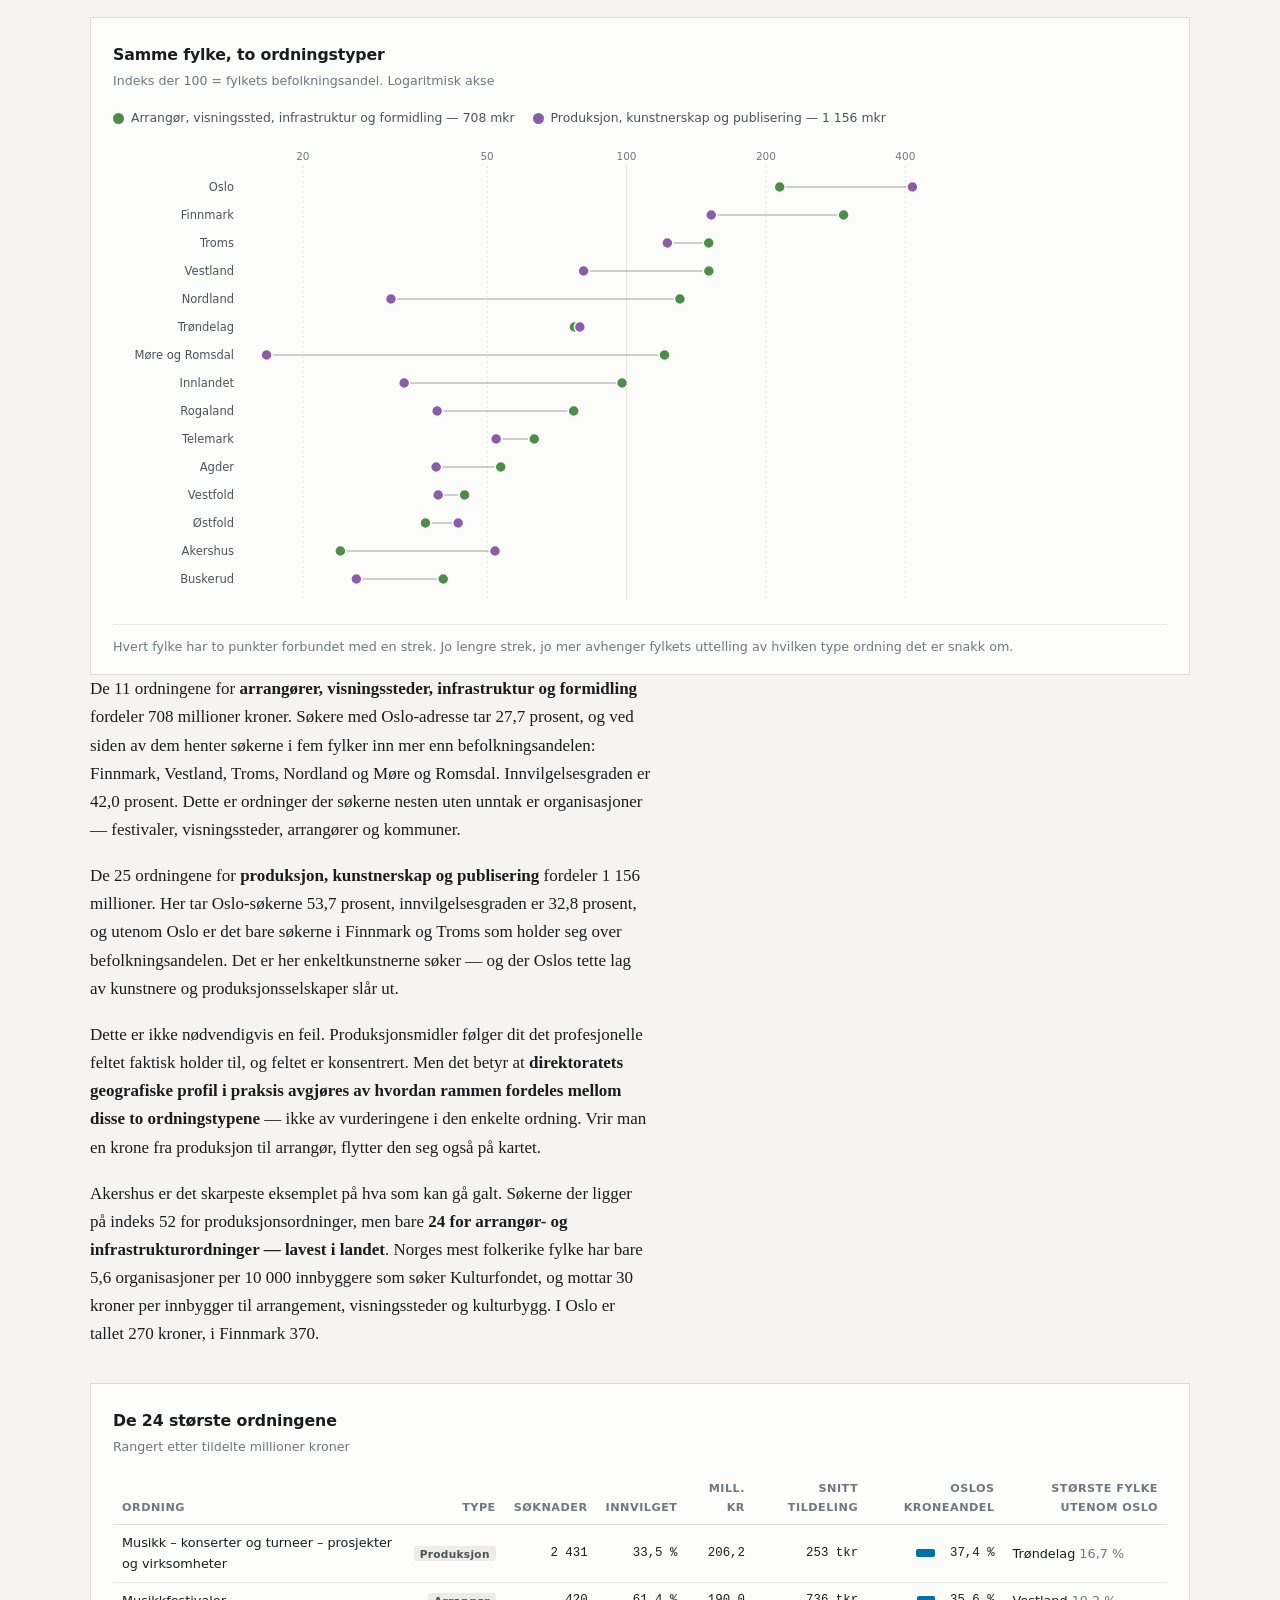
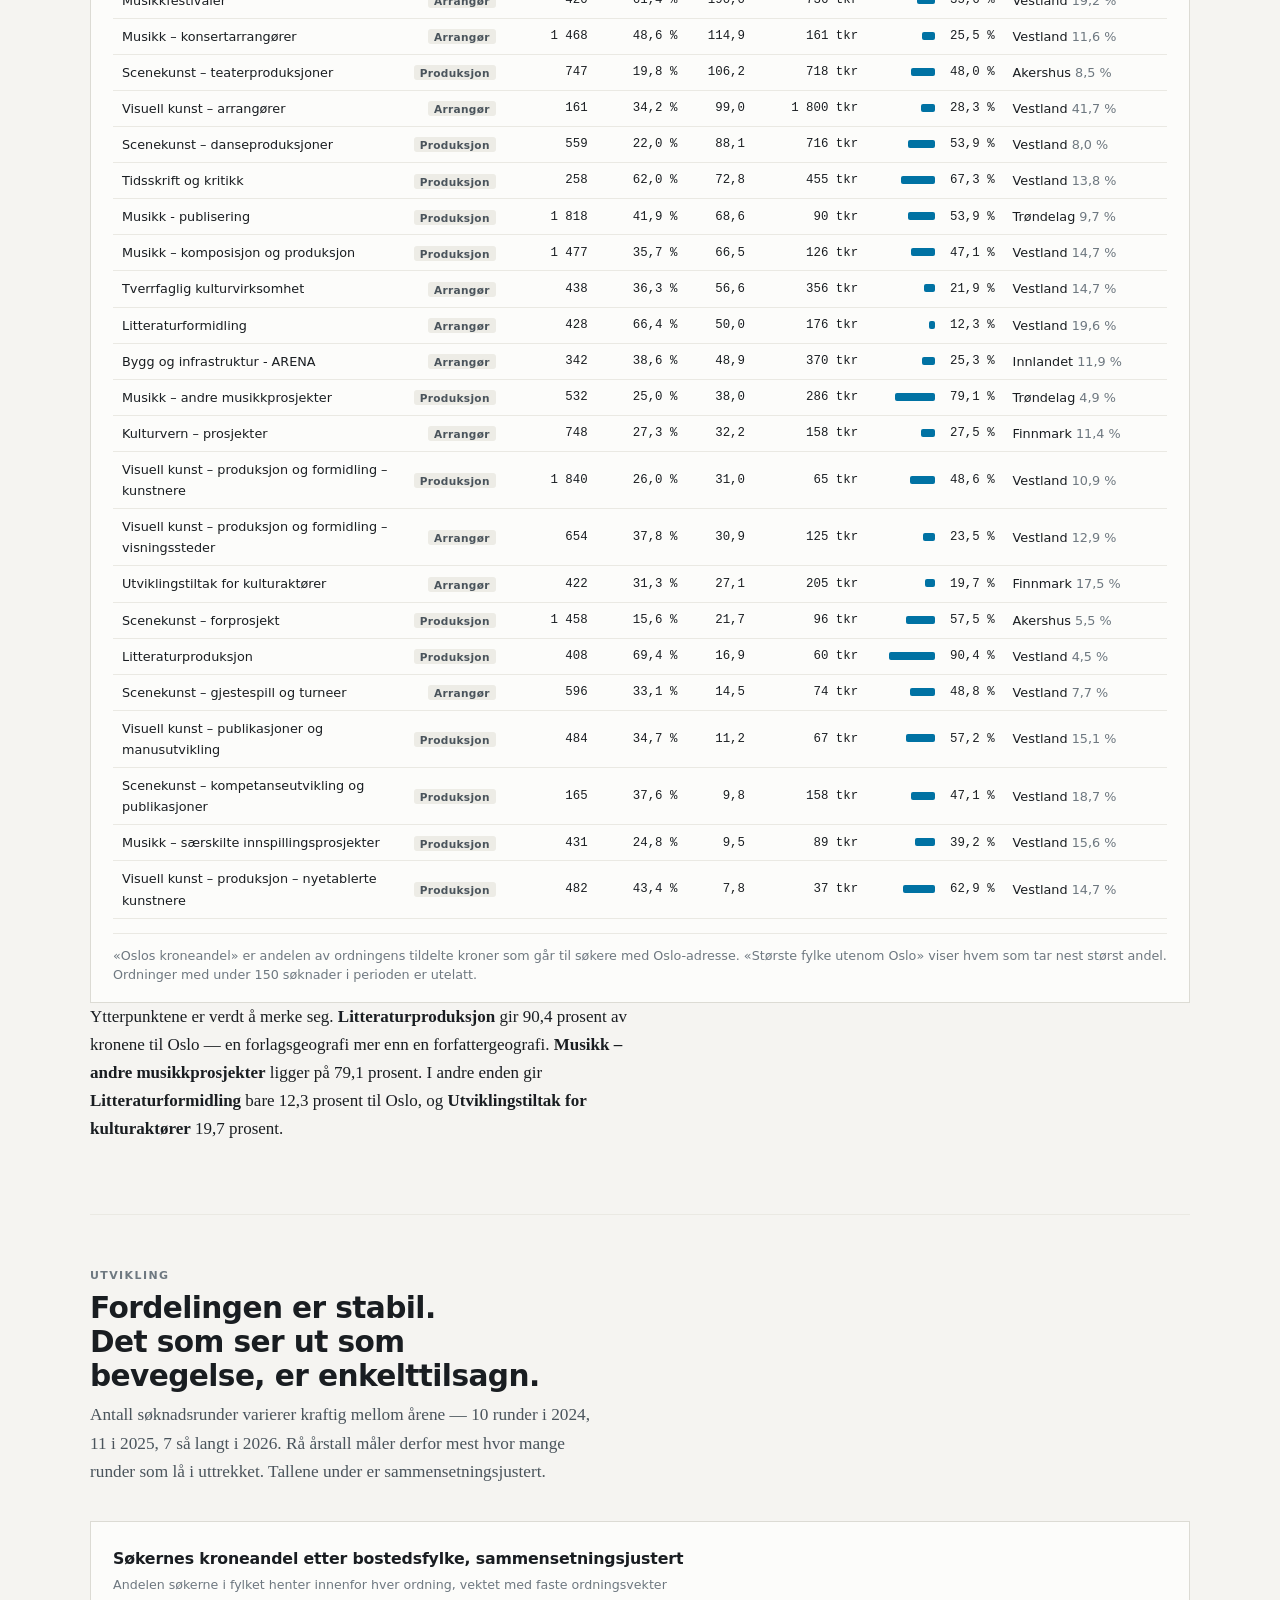
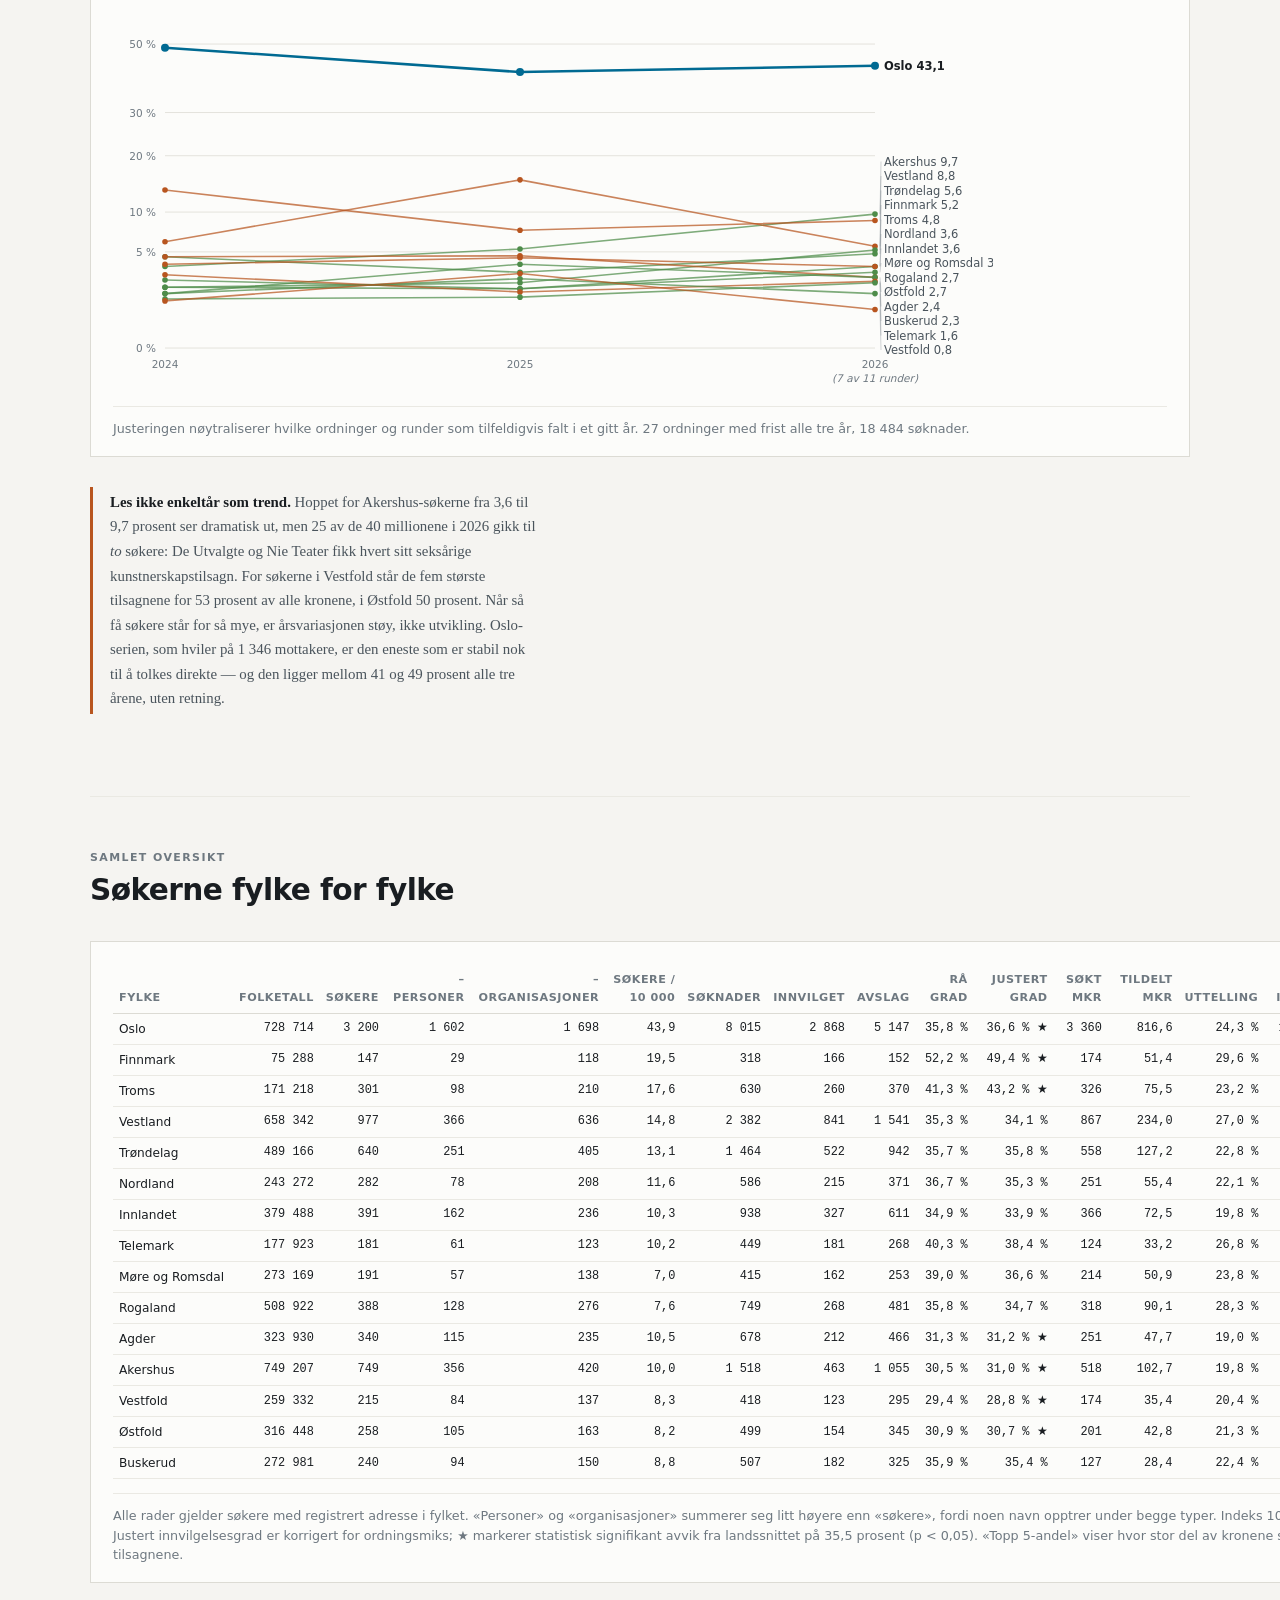
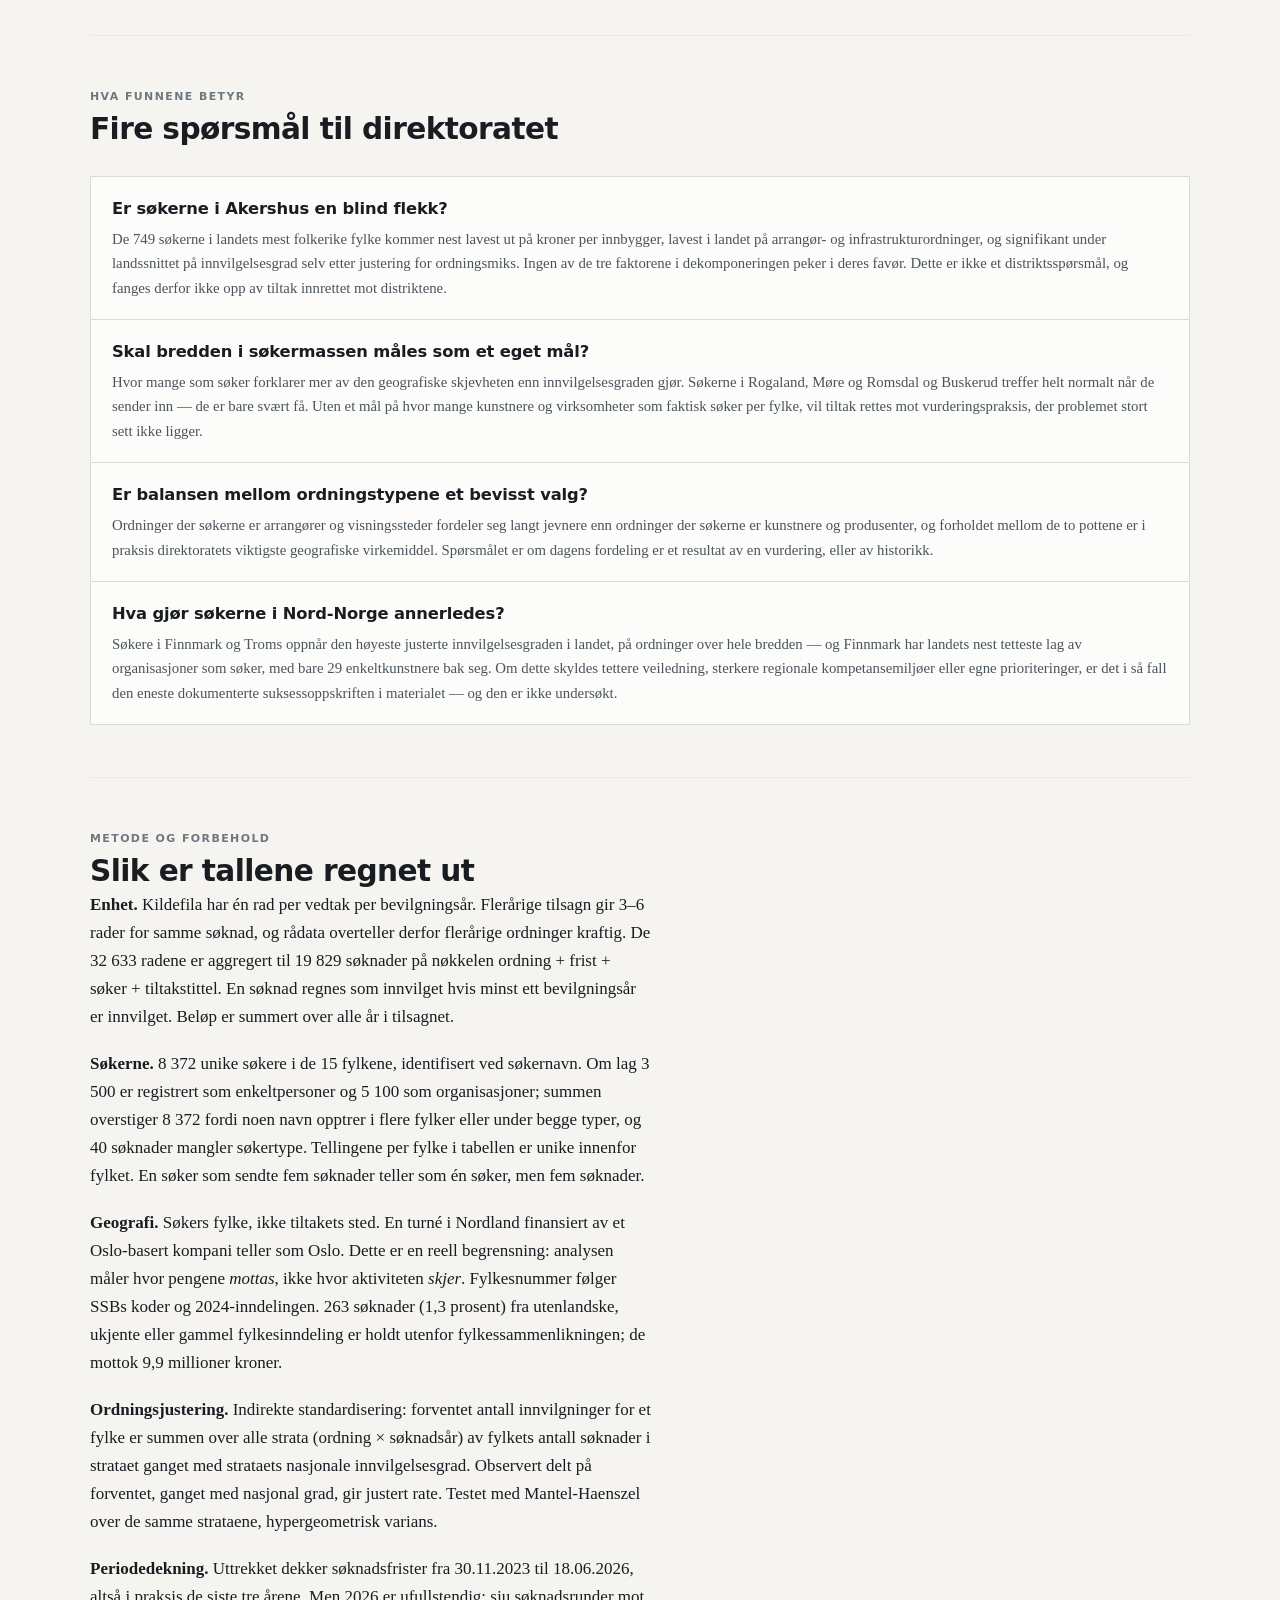
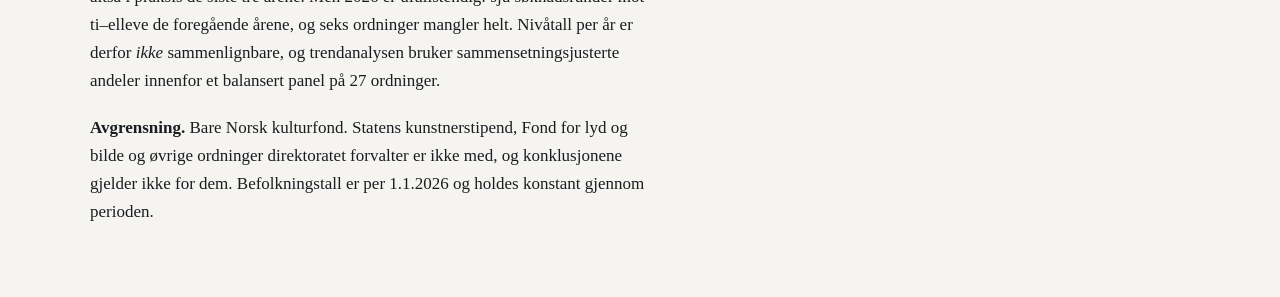
<file: leveranser/kulturfondets-geografi/kilde/rapport-print.html>
<!doctype html><html><head><meta charset=utf8><title>Kulturfondets geografi 2024–2026</title><meta name=viewport content="width=device-width,initial-scale=1"><style>:root{color-scheme:light}body{margin:0;padding:0;font:14px -apple-system,BlinkMacSystemFont,sans-serif;background:#faf9f5;color:#141413}img{max-width:100%}</style>
<style id="print-css">
@page { size: 297mm 420mm; margin: 16mm 14mm 18mm; }
html { -webkit-print-color-adjust: exact; print-color-adjust: exact; }
body { padding: 0 !important; font-size: 15.5px; }
.wrap { max-width: 1000px; }
figure.wide { margin-left: 0 !important; margin-right: 0 !important; }
header { padding-top: 8px; }
section { padding: 34px 0; }
figure, .keys, .finds, .note { break-inside: avoid; page-break-inside: avoid; }
h1, h2, h3 { break-after: avoid; page-break-after: avoid; }
#tip { display: none !important; }
/* Tabellene er bredere enn siden. overflow-x:auto klipper i PDF, så innholdet
   må i stedet få bryte: vi slår av nowrap og strammer inn typografien. */
.scroller { overflow: visible !important; }
table { font-size: .68rem; table-layout: auto; }
th, td { padding: 4px 5px; white-space: normal !important; }
td:first-child, th:first-child { min-width: 0; }
#t-fylke { font-size: .58rem; }
#t-fylke th, #t-fylke td { padding: 3px 3px; }
#t-fylke td.n { font-size: .565rem; }
thead { display: table-header-group; }
tr { break-inside: avoid; page-break-inside: avoid; }

/* Fylkestabellen har 18 kolonner og får ikke plass i stående format.
   Den legges derfor på en egen liggende side. */
@page liggende { size: 420mm 297mm; margin: 16mm 14mm 18mm; }
#fig-fylke { page: liggende; break-before: page; break-after: page;
  /* bryt ut av tekstspalten og bruk hele den liggende sidens satsflate (392mm) */
  width: 392mm; max-width: none; margin-left: calc((100% - 392mm) / 2); }
#fig-fylke #t-fylke { font-size: .76rem; }
#fig-fylke #t-fylke th, #fig-fylke #t-fylke td { padding: 5px 6px; }
#fig-fylke #t-fylke td.n { font-size: .745rem; }
#fig-fylke #t-fylke td { white-space: nowrap !important; }
</style>
</head><body>
<style>
:root{
  --paper:#F5F4F1; --card:#FCFCFA; --ink:#191D21; --ink-2:#4A545C; --ink-3:#6E7880;
  --rule:#DCDBD4; --rule-2:#EAE9E3;
  --over:#006A92; --under:#B8551F; --mid:#B4B1A8;
  --c1:#0072A3; --c2:#CC6633; --c3:#8A5DA8; --c4:#4E8C4A;
  --grid:#E4E3DC; --chip:#EDECE6;
  --sans:ui-sans-serif,"Segoe UI Variable Display","Segoe UI",system-ui,-apple-system,sans-serif;
  --serif:"Iowan Old Style","Palatino Linotype",Palatino,Georgia,"Times New Roman",serif;
  --mono:ui-monospace,"Cascadia Mono",Consolas,"SFMono-Regular",monospace;
}
@media (prefers-color-scheme:dark){
  :root:not([data-theme="light"]){
    --paper:#15181C; --card:#1C2027; --ink:#E8E7E2; --ink-2:#A9B2B9; --ink-3:#8A939B;
    --rule:#2C323A; --rule-2:#232830;
    --over:#2E9EC4; --under:#D2793F; --mid:#5A6068;
    --c1:#2E93BC; --c2:#D2793F; --c3:#9E78C0; --c4:#679E58;
    --grid:#272D35; --chip:#232830;
  }
}
:root[data-theme="dark"]{
  --paper:#15181C; --card:#1C2027; --ink:#E8E7E2; --ink-2:#A9B2B9; --ink-3:#8A939B;
  --rule:#2C323A; --rule-2:#232830;
  --over:#2E9EC4; --under:#D2793F; --mid:#5A6068;
  --c1:#2E93BC; --c2:#D2793F; --c3:#9E78C0; --c4:#679E58;
  --grid:#272D35; --chip:#232830;
}
*{box-sizing:border-box}
body{
  background:var(--paper); color:var(--ink);
  font-family:var(--serif); font-size:17px; line-height:1.65;
  margin:0; padding:0 20px 100px;
  -webkit-font-smoothing:antialiased;
}
.wrap{max-width:1100px;margin:0 auto}
.col{max-width:66ch}
h1,h2,h3,.eyebrow,.num,table,.chip,figcaption,.tag{font-family:var(--sans)}
h1{font-size:clamp(2.1rem,5.2vw,3.4rem);line-height:1.03;letter-spacing:-.033em;font-weight:700;margin:0 0 .4em;text-wrap:balance;max-width:16ch}
h2{font-size:clamp(1.35rem,2.7vw,1.85rem);line-height:1.15;letter-spacing:-.02em;font-weight:700;margin:0 0 .1em;text-wrap:balance}
h3{font-size:1.02rem;letter-spacing:-.008em;font-weight:650;margin:0 0 .3em}
p{margin:0 0 1.1em}
a{color:var(--over)}
.eyebrow{
  font-size:.685rem;font-weight:650;letter-spacing:.13em;text-transform:uppercase;
  color:var(--ink-3);margin:0 0 .55em;display:block;
}
header{padding:76px 0 30px;border-bottom:1px solid var(--rule)}
.standfirst{font-size:1.22rem;line-height:1.5;color:var(--ink-2);max-width:52ch;margin:0}
.byline{font-family:var(--sans);font-size:.78rem;color:var(--ink-3);margin-top:26px;letter-spacing:.01em}
section{padding:52px 0;border-bottom:1px solid var(--rule-2)}
section:last-of-type{border-bottom:0}
.lede{font-size:1.08rem;color:var(--ink-2);margin:.5em 0 1.6em;max-width:58ch}

/* nøkkeltall */
.keys{display:grid;grid-template-columns:repeat(auto-fit,minmax(158px,1fr));gap:1px;
  background:var(--rule);border:1px solid var(--rule);margin:34px 0 0}
.key{background:var(--card);padding:17px 18px 15px}
.key .num{display:block;font-size:1.72rem;font-weight:680;letter-spacing:-.028em;
  font-variant-numeric:tabular-nums;line-height:1.1}
.key .lab{font-family:var(--sans);font-size:.735rem;color:var(--ink-3);line-height:1.35;
  display:block;margin-top:5px}

/* figurer */
figure{margin:34px 0 0;background:var(--card);border:1px solid var(--rule);padding:24px 22px 18px}
figure.wide{margin-left:calc(-1 * min(4vw,40px));margin-right:calc(-1 * min(4vw,40px))}
figcaption{font-size:.795rem;color:var(--ink-3);line-height:1.5;margin-top:14px;
  padding-top:12px;border-top:1px solid var(--rule-2)}
.figtitle{font-family:var(--sans);font-weight:650;font-size:.985rem;letter-spacing:-.008em;margin:0 0 3px}
.figsub{font-family:var(--sans);font-size:.79rem;color:var(--ink-3);margin:0 0 16px}
.scroller{overflow-x:auto}
svg{display:block;max-width:100%;height:auto}
.gridline{stroke:var(--grid);stroke-width:1}
.axis{stroke:var(--ink-3);stroke-width:1}
.tick{font-family:var(--sans);font-size:10.5px;fill:var(--ink-3)}
.flab{font-family:var(--sans);font-size:11.5px;fill:var(--ink-2)}
.flab.hi{fill:var(--ink);font-weight:640}
.val{font-family:var(--mono);font-size:10.8px;fill:var(--ink-2);font-variant-numeric:tabular-nums}
.mark{transition:opacity .12s}
g.hoverable:hover .mark{opacity:.72}

/* legend */
.legend{display:flex;flex-wrap:wrap;gap:7px 18px;font-family:var(--sans);font-size:.775rem;
  color:var(--ink-2);margin:0 0 14px}
.legend span{display:inline-flex;align-items:center;gap:7px}
.sw{width:11px;height:11px;border-radius:2px;flex:none}

/* tabell */
table{border-collapse:collapse;width:100%;font-size:.8rem;font-variant-numeric:tabular-nums}
th,td{text-align:right;padding:7px 9px;border-bottom:1px solid var(--rule-2);white-space:nowrap}
th{font-weight:640;font-size:.7rem;letter-spacing:.045em;text-transform:uppercase;
  color:var(--ink-3);border-bottom:1px solid var(--rule);vertical-align:bottom}
td:first-child,th:first-child{text-align:left;white-space:normal;min-width:120px}
tbody tr:hover{background:var(--chip)}
td.n{font-family:var(--mono);font-size:.775rem}
.tag{font-size:.66rem;font-weight:650;letter-spacing:.03em;padding:1.5px 6px;border-radius:3px;
  background:var(--chip);color:var(--ink-2);white-space:nowrap}
.tag.up{color:var(--over);background:color-mix(in srgb,var(--over) 13%,transparent)}
.tag.down{color:var(--under);background:color-mix(in srgb,var(--under) 13%,transparent)}
.minibar{display:inline-block;height:8px;border-radius:2px;background:var(--c1);vertical-align:middle}

/* funn-blokker */
.finds{display:grid;gap:1px;background:var(--rule);border:1px solid var(--rule);margin:30px 0 0}
.find{background:var(--card);padding:19px 21px}
.find h3{margin-bottom:.25em}
.find p{font-size:.925rem;color:var(--ink-2);margin:0}
.note{border-left:3px solid var(--under);padding:3px 0 3px 17px;margin:30px 0;
  font-size:.93rem;color:var(--ink-2);max-width:60ch}
.note strong{color:var(--ink)}

/* tooltip */
#tip{position:fixed;pointer-events:none;opacity:0;transition:opacity .1s;z-index:99;
  background:var(--card);border:1px solid var(--rule);padding:9px 12px;font-family:var(--sans);
  font-size:.775rem;line-height:1.5;color:var(--ink);box-shadow:0 4px 18px rgba(0,0,0,.14);
  max-width:250px}
#tip b{font-weight:650}
#tip .r{display:flex;justify-content:space-between;gap:16px;color:var(--ink-2)}
#tip .r span:last-child{font-family:var(--mono);color:var(--ink);font-variant-numeric:tabular-nums}
:focus-visible{outline:2px solid var(--over);outline-offset:2px}
@media (prefers-reduced-motion:reduce){*{transition:none!important}}
@media (max-width:640px){
  body{font-size:16px;padding:0 15px 70px}
  figure{padding:18px 14px 14px}
  figure.wide{margin-left:0;margin-right:0}
}
</style>

<div class="wrap">
<header>
  <span class="eyebrow">Norsk kulturfond · geografisk analyse</span>
  <h1>Hvem søker, og hvem får</h1>
  <p class="standfirst">8 372 kunstnere, selskaper, festivaler og institusjoner sendte
  19 566 søknader til Kulturfondet på tre år. 1,86 milliarder kroner ble delt ut.
  Vinnerne og taperne er ikke dem sentrum–periferi-fortellingen peker på.</p>
  <p class="byline">Søknadsfrister 30.11.2023 – 18.06.2026 · Kilde: Kulturdirektoratets
  vedtakseksport pr. 13.08.2026 · Befolkningstall: SSB tabell 06913, 1.1.2026</p>
  <div class="note" style="border-color:var(--over);margin-top:30px">
    <strong>Om «fylke» i denne analysen.</strong> Et fylke søker ikke om noe. Alle tall
    her gjelder <strong>søkerens registrerte adresse</strong> — hvor kunstneren bor eller
    virksomheten er registrert. Når det står at Akershus får lite, betyr det at søkere med
    adresse i Akershus får lite. Det sier ingenting om hvor aktiviteten foregår: en turné
    i Nordland finansiert av et Oslo-basert kompani teller her som Oslo.
  </div>
</header>

<section>
  <div class="col">
    <span class="eyebrow">Hovedbildet</span>
    <h2>Én av åtte nordmenn bor i Oslo. Nesten halvparten av kronene går til søkere der.</h2>
    <p class="lede">Kulturfondet er ikke et fordelingspolitisk virkemiddel, og skal det
    heller ikke være. Men skjevheten er så stor, og så ulikt fordelt mellom ordningene,
    at den er verdt å kjenne presist.</p>
  </div>
  <div class="keys">
    <div class="key"><span class="num" id="k1">43,8 %</span><span class="lab">av kronene går til søkere med Oslo-adresse</span></div>
    <div class="key"><span class="num">12,9 %</span><span class="lab">av befolkningen bor i Oslo</span></div>
    <div class="key"><span class="num">3 200</span><span class="lab">av de 8 372 søkerne er registrert i Oslo</span></div>
    <div class="key"><span class="num">35,5 %</span><span class="lab">av søknadene innvilges nasjonalt</span></div>
    <div class="key"><span class="num">10,8×</span><span class="lab">forskjell i kroner per innbygger, Oslo mot Buskerud</span></div>
  </div>

  <figure class="wide">
    <p class="figtitle">Kroneandel målt mot befolkningsandel</p>
    <p class="figsub">Indeks der 100 = fylket får nøyaktig sin befolkningsandel av kronene</p>
    <div class="scroller"><div id="c-indeks"></div></div>
    <figcaption>Søkere i fire fylker henter inn mer enn fylkets befolkningsandel. I elleve
    fylker henter de inn mindre. Oslo-søkerne får 3,4 ganger befolkningsandelen;
    Buskerud-søkerne under en tredel. Hold musepekeren over en søyle for detaljer.</figcaption>
  </figure>

  <div class="col">
    <p>Det ventede mønsteret ville vært et sentrum som vinner og en periferi som taper.
    Det er ikke det tallene viser. <strong>Kunstnere og virksomheter i Finnmark og Troms
    henter begge inn klart mer enn befolkningsandelen tilsier</strong> — søkerne i
    Finnmark får dobbelt så mye per innbygger som folketallet skulle tilsi. Taperne er i
    stedet søkerne i et sammenhengende belte på det sentrale Østlandet: Akershus, Østfold,
    Buskerud og Vestfold, med Agder like ved i bunnsjiktet.</p>
    <p>Akershus er det tydeligste utslaget. Fylket er landets største med 749 000
    innbyggere — flere enn Oslo — men de 749 søkerne derfra mottar 5,5 prosent av
    kronene, mot en befolkningsandel på 13,3 prosent. Til sammenlikning står de 3 200
    søkerne i Oslo for 41 prosent av alle søknader som sendes inn.</p>
  </div>
</section>

<section>
  <div class="col">
    <span class="eyebrow">Søkerne</span>
    <h2>Enkeltkunstnere og virksomheter er to ulike søkergrupper — og de fordeler seg ulikt</h2>
    <p class="lede">Om lag 3 500 av de 8 372 søkerne er enkeltpersoner — kunstnere som
    søker i eget navn — og om lag 5 100 er organisasjoner: selskaper, stiftelser,
    festivaler, visningssteder og kommuner. De to gruppene har svært ulik uttelling, og
    svært ulik geografi.</p>
  </div>

  <figure class="wide">
    <p class="figtitle">Hvor tett sitter søkerne?</p>
    <p class="figsub">Unike søkere per 10 000 innbyggere, fordelt på enkeltpersoner og organisasjoner</p>
    <div class="scroller"><div id="c-sokere"></div></div>
    <figcaption>Samme søker teller én gang uansett hvor mange søknader vedkommende sendte
    i perioden. Tallet måler bredden i den profesjonelle søkerbasen, ikke søknadsmengden.</figcaption>
  </figure>

  <div class="col">
    <p>Forskjellen i tetthet av <strong>enkeltkunstnere</strong> er den mest dramatiske
    størrelsen i hele materialet. Oslo har 22,0 kunstnere som søker per 10 000 innbyggere.
    Møre og Romsdal har 2,1 — en forskjell på over ti ganger. I absolutte tall: 1 602
    enkeltkunstnere i Oslo søkte i perioden, mot 57 i Møre og Romsdal og 29 i Finnmark.</p>
    <p>For <strong>organisasjoner</strong> er bildet et helt annet. Her ligger Oslo på 23,3
    per 10 000, men <strong>Finnmark følger rett bak med 15,7 og Troms med 12,3</strong>.
    Nederst ligger ikke distriktene, men Møre og Romsdal (5,1), Østfold (5,2), Vestfold
    (5,3) og Rogaland (5,4) — og Akershus på 5,6.</p>
    <p>Dette forklarer Nord-Norge-resultatet. <strong>Finnmark vinner ikke gjennom
    enkeltkunstnere, men gjennom et uvanlig tett lag av institusjoner, festivaler og
    arrangører</strong> — og organisasjonssøknader fra Finnmark innvilges i 56,0 prosent av
    tilfellene, den høyeste raten i landet. Bare 10,7 prosent av søknadene derfra kommer
    fra enkeltpersoner, mot 36,9 prosent i Oslo.</p>
    <p>Skillet betyr noe fordi de to gruppene ikke lykkes likt. <strong>Organisasjoner får
    innvilget 39,5 prosent av søknadene sine, enkeltpersoner 26,9 prosent</strong> — og
    når de først får ja, får enkeltpersoner 109 000 kroner i snitt mot organisasjonenes
    320 000. Samlet går bare 9,8 prosent av Kulturfondets kroner til enkeltpersoner.
    I Oslo står enkeltkunstnere for 36,9 prosent av søknadene, men 11,4 prosent av kronene
    søkerne der mottar. Bildet av Oslo som kunstnerbyen stemmer i antall søkere — men
    pengene går i hovedsak til virksomheter.</p>
    <p>Det finnes ett unntak verdt å merke seg: <strong>i Buskerud går 31,1 prosent av
    kronene til enkeltpersoner</strong>, den klart høyeste andelen i landet. Ikke fordi
    kunstnerne der gjør det bra, men fordi fylket nesten ikke har store institusjonelle
    søkere — den største mottakeren i Buskerud gjennom tre år fikk 2,0 millioner kroner.
    I Oslo fikk den største 17,6 millioner.</p>
  </div>
</section>

<section>
  <div class="col">
    <span class="eyebrow">Diagnose</span>
    <h2>To helt ulike måter å tape på</h2>
    <p class="lede">Et fylke kan få lite av to grunner: få søker, eller de som søker får
    nei. Skillet avgjør hva slags tiltak som virker, og de to gruppene krever motsatt
    medisin.</p>
  </div>

  <figure class="wide">
    <p class="figtitle">Søkerbase mot ordningsjustert innvilgelsesgrad</p>
    <p class="figsub">Boblestørrelse = tildelte millioner kroner. Stiplede linjer = landssnitt</p>
    <div class="scroller"><div id="c-scatter"></div></div>
    <figcaption>Vannrett akse: unike søkere per 10 000 innbyggere — hvor bred den
    profesjonelle søkerbasen er. Loddrett akse: innvilgelsesgrad justert for hvilke
    ordninger søkerne faktisk søker på (se metodenote). Søkerne nede til venstre har
    begge problemene samtidig.</figcaption>
  </figure>

  <div class="col">
    <p>Nede til venstre finner vi søkerne i <strong>Akershus, Østfold, Vestfold og
    Agder</strong>: få av dem søker, og de som gjør det får sjeldnere ja enn andre. Det er
    den alvorlige kombinasjonen, fordi ingen av delene lar seg løse med tiltak mot den
    andre.</p>
    <p><strong>Søkerne i Rogaland og Møre og Romsdal</strong> ligger derimot lavt bare på
    den ene aksen: de treffer helt normalt når de først sender inn, men de er svært få.
    Rogaland har 2,5 enkeltkunstnere og 5,4 organisasjoner som søker per 10 000
    innbyggere, mot Oslos 22,0 og 23,3. Utfordringen er å få flere til å søke, ikke å
    heve kvaliteten på dem som gjør det.</p>
    <p>Øverst finner vi <strong>søkerne i Finnmark og Troms</strong>, med høy uttelling
    tross et lite folketall. Etter justering for ordningsmiks får søkere i Finnmark
    innvilget 49,4 prosent av søknadene sine, mot 35,5 prosent nasjonalt.</p>
  </div>

  <figure>
    <p class="figtitle">Hva forklarer avviket fra landssnittet i kroner per innbygger?</p>
    <p class="figsub">Logaritmisk dekomponering i tre faktorer som summerer til totalavviket</p>
    <div class="scroller"><div id="c-dekomp"></div></div>
    <figcaption>Kroner per innbygger er produktet av tre ting: hvor mange som søker,
    hvor ofte de får ja, og hvor store tildelingene er. Søylene viser hvor mye hver
    faktor trekker fylket over eller under landssnittet.</figcaption>
  </figure>

  <div class="col">
    <p>Dekomponeringen viser at <strong>søkeaktivitet er den dominerende faktoren nesten
    overalt</strong>. Etterslepet på 63 poeng for søkerne i Rogaland består av 86 poeng
    svak søkeaktivitet, delvis motvirket av at de søker om større prosjekter enn snittet.
    Søkerne i Buskerud kommer dårligst ut totalt, men de får ja like ofte som andre —
    problemet der er at få søker, og at prosjektene de søker om er små.</p>
    <p>Søkerne i Akershus skiller seg ut ved å ligge under på <em>alle tre</em> faktorene
    samtidig. Det er det eneste fylket der ingen av delene kompenserer for de andre.</p>
  </div>
</section>

<section>
  <div class="col">
    <span class="eyebrow">Signifikans</span>
    <h2>Skjevheten forsvinner ikke når man justerer for hva fylkene søker på</h2>
    <p class="lede">Søkerne i ulike deler av landet søker på ulike ordninger, og ordningene har svært ulik
    innvilgelsesgrad — fra 15,6 prosent på scenekunst forprosjekt til 69,4 prosent på
    litteraturproduksjon. En rå sammenlikning blander sammen «hvor godt gikk det» med
    «hva søkte de på».</p>
  </div>

  <figure class="wide">
    <p class="figtitle">Rå og ordningsjustert innvilgelsesgrad per fylke</p>
    <p class="figsub">Justert med indirekte standardisering over 36 ordninger × 3 årganger</p>
    <div class="scroller"><div id="c-just"></div></div>
    <figcaption>Justeringen flytter lite. Sju fylker avviker statistisk signifikant fra
    landssnittet (Mantel-Haenszel-test, p &lt; 0,05): Finnmark, Troms og Oslo over,
    Akershus, Vestfold, Østfold og Agder under.</figcaption>
  </figure>

  <div class="col">
    <p>Dette er det viktigste enkeltfunnet for direktoratet. Hvis skjevheten hadde vært et
    sammensetningsfenomen — at søkerne i Akershus tilfeldigvis søker på de vanskeligste
    ordningene — ville justeringen løftet dem. Det gjør den ikke. <strong>Søkere i
    Akershus får innvilget 31,0 prosent justert, mot 35,5 prosent nasjonalt, og avviket er
    klart signifikant</strong> (z = −3,9). Søkerne i Vestfold ligger lavest av alle med
    28,8 prosent.</p>
    <p>Motsatt: for søkerne i Oslo er den justerte graden på 36,6 prosent bare marginalt
    over landssnittet. <strong>Oslo-søkerne vinner ikke fordi søknadene deres vurderes
    mildere — de vinner fordi de er mange og sender mye.</strong> De 3 200 søkerne der står
    for 41 prosent av alle søknader. Det er en helt annen problemstilling enn
    forskjellsbehandling i vurderingen, og krever helt andre tiltak.</p>
  </div>
</section>

<section>
  <div class="col">
    <span class="eyebrow">Ordningsstruktur</span>
    <h2>Kulturfondet har to geografier, ikke én</h2>
    <p class="lede">Skillet går ikke mellom kunstarter, men mellom hva ordningen
    finansierer: et arrangement eller et bygg, eller en produksjon og et kunstnerskap.</p>
  </div>

  <figure class="wide">
    <p class="figtitle">Samme fylke, to ordningstyper</p>
    <p class="figsub">Indeks der 100 = fylkets befolkningsandel. Logaritmisk akse</p>
    <div class="scroller"><div id="c-dumbbell"></div></div>
    <figcaption>Hvert fylke har to punkter forbundet med en strek. Jo lengre strek, jo mer
    avhenger fylkets uttelling av hvilken type ordning det er snakk om.</figcaption>
  </figure>

  <div class="col">
    <p>De 11 ordningene for <strong>arrangører, visningssteder, infrastruktur og
    formidling</strong> fordeler 708 millioner kroner. Søkere med Oslo-adresse tar 27,7
    prosent, og ved siden av dem henter søkerne i fem fylker inn mer enn
    befolkningsandelen: Finnmark, Vestland, Troms, Nordland og Møre og Romsdal.
    Innvilgelsesgraden er 42,0 prosent. Dette er ordninger der søkerne nesten uten unntak
    er organisasjoner — festivaler, visningssteder, arrangører og kommuner.</p>
    <p>De 25 ordningene for <strong>produksjon, kunstnerskap og publisering</strong>
    fordeler 1 156 millioner. Her tar Oslo-søkerne 53,7 prosent, innvilgelsesgraden er
    32,8 prosent, og utenom Oslo er det bare søkerne i Finnmark og Troms som holder seg
    over befolkningsandelen. Det er her enkeltkunstnerne søker — og der Oslos tette lag av
    kunstnere og produksjonsselskaper slår ut.</p>
    <p>Dette er ikke nødvendigvis en feil. Produksjonsmidler følger dit det profesjonelle
    feltet faktisk holder til, og feltet er konsentrert. Men det betyr at
    <strong>direktoratets geografiske profil i praksis avgjøres av hvordan rammen
    fordeles mellom disse to ordningstypene</strong> — ikke av vurderingene i den enkelte
    ordning. Vrir man en krone fra produksjon til arrangør, flytter den seg også på kartet.</p>
    <p>Akershus er det skarpeste eksemplet på hva som kan gå galt. Søkerne der ligger på
    indeks 52 for produksjonsordninger, men bare <strong>24 for arrangør- og
    infrastrukturordninger — lavest i landet</strong>. Norges mest folkerike fylke har bare
    5,6 organisasjoner per 10 000 innbyggere som søker Kulturfondet, og mottar 30 kroner per
    innbygger til arrangement, visningssteder og kulturbygg. I Oslo er tallet 270 kroner,
    i Finnmark 370.</p>
  </div>

  <figure class="wide">
    <p class="figtitle">De 24 største ordningene</p>
    <p class="figsub">Rangert etter tildelte millioner kroner</p>
    <div class="scroller"><table id="t-ordning"></table></div>
    <figcaption>«Oslos kroneandel» er andelen av ordningens tildelte kroner som går til
    søkere med Oslo-adresse. «Største fylke utenom Oslo» viser hvem som tar nest størst
    andel. Ordninger med under 150 søknader i perioden er utelatt.</figcaption>
  </figure>

  <div class="col">
    <p>Ytterpunktene er verdt å merke seg. <strong>Litteraturproduksjon</strong> gir 90,4
    prosent av kronene til Oslo — en forlagsgeografi mer enn en forfattergeografi.
    <strong>Musikk – andre musikkprosjekter</strong> ligger på 79,1 prosent. I andre enden
    gir <strong>Litteraturformidling</strong> bare 12,3 prosent til Oslo, og
    <strong>Utviklingstiltak for kulturaktører</strong> 19,7 prosent.</p>
  </div>
</section>

<section>
  <div class="col">
    <span class="eyebrow">Utvikling</span>
    <h2>Fordelingen er stabil. Det som ser ut som bevegelse, er enkelttilsagn.</h2>
    <p class="lede">Antall søknadsrunder varierer kraftig mellom årene — 10 runder i 2024,
    11 i 2025, 7 så langt i 2026. Rå årstall måler derfor mest hvor mange runder som lå i
    uttrekket. Tallene under er sammensetningsjustert.</p>
  </div>

  <figure class="wide">
    <p class="figtitle">Søkernes kroneandel etter bostedsfylke, sammensetningsjustert</p>
    <p class="figsub">Andelen søkerne i fylket henter innenfor hver ordning, vektet med faste ordningsvekter</p>
    <div class="scroller"><div id="c-trend"></div></div>
    <figcaption>Justeringen nøytraliserer hvilke ordninger og runder som tilfeldigvis
    falt i et gitt år. 27 ordninger med frist alle tre år, 18 484 søknader.</figcaption>
  </figure>

  <div class="note">
    <strong>Les ikke enkeltår som trend.</strong> Hoppet for Akershus-søkerne fra 3,6 til
    9,7 prosent ser dramatisk ut, men 25 av de 40 millionene i 2026 gikk til <em>to</em>
    søkere: De Utvalgte og Nie Teater fikk hvert sitt seksårige kunstnerskapstilsagn. For
    søkerne i Vestfold står de fem største tilsagnene for 53 prosent av alle kronene, i
    Østfold 50 prosent. Når så få søkere står for så mye, er årsvariasjonen støy, ikke
    utvikling. Oslo-serien, som hviler på 1 346 mottakere, er den eneste som er stabil nok
    til å tolkes direkte — og den ligger mellom 41 og 49 prosent alle tre årene, uten
    retning.
  </div>
</section>

<section>
  <div class="col">
    <span class="eyebrow">Samlet oversikt</span>
    <h2>Søkerne fylke for fylke</h2>
  </div>
  <figure class="wide" id="fig-fylke">
    <div class="scroller"><table id="t-fylke"></table></div>
    <figcaption>Alle rader gjelder søkere med registrert adresse i fylket. «Personer» og
    «organisasjoner» summerer seg litt høyere enn «søkere», fordi noen navn opptrer under
    begge typer. Indeks 100 =
    kroneandel lik befolkningsandel. Justert innvilgelsesgrad er korrigert for ordningsmiks;
    ★ markerer statistisk signifikant avvik fra landssnittet på 35,5 prosent (p &lt; 0,05).
    «Topp 5-andel» viser hvor stor del av kronene som kommer fra de fem største
    tilsagnene.</figcaption>
  </figure>
</section>

<section>
  <div class="col">
    <span class="eyebrow">Hva funnene betyr</span>
    <h2>Fire spørsmål til direktoratet</h2>
  </div>
  <div class="finds">
    <div class="find">
      <h3>Er søkerne i Akershus en blind flekk?</h3>
      <p>De 749 søkerne i landets mest folkerike fylke kommer nest lavest ut på kroner per
      innbygger, lavest i landet på arrangør- og infrastrukturordninger, og signifikant
      under landssnittet på innvilgelsesgrad selv etter justering for ordningsmiks. Ingen av
      de tre faktorene i dekomponeringen peker i deres favør. Dette er ikke et
      distriktsspørsmål, og fanges derfor ikke opp av tiltak innrettet mot distriktene.</p>
    </div>
    <div class="find">
      <h3>Skal bredden i søkermassen måles som et eget mål?</h3>
      <p>Hvor mange som søker forklarer mer av den geografiske skjevheten enn
      innvilgelsesgraden gjør. Søkerne i Rogaland, Møre og Romsdal og Buskerud treffer helt
      normalt når de sender inn — de er bare svært få. Uten et mål på hvor mange kunstnere
      og virksomheter som faktisk søker per fylke, vil tiltak rettes mot vurderingspraksis,
      der problemet stort sett ikke ligger.</p>
    </div>
    <div class="find">
      <h3>Er balansen mellom ordningstypene et bevisst valg?</h3>
      <p>Ordninger der søkerne er arrangører og visningssteder fordeler seg langt jevnere
      enn ordninger der søkerne er kunstnere og produsenter, og forholdet mellom de to
      pottene er i praksis direktoratets viktigste geografiske virkemiddel. Spørsmålet er om
      dagens fordeling er et resultat av en vurdering, eller av historikk.</p>
    </div>
    <div class="find">
      <h3>Hva gjør søkerne i Nord-Norge annerledes?</h3>
      <p>Søkere i Finnmark og Troms oppnår den høyeste justerte innvilgelsesgraden i landet,
      på ordninger over hele bredden — og Finnmark har landets nest tetteste lag av
      organisasjoner som søker, med bare 29 enkeltkunstnere bak seg. Om dette skyldes
      tettere veiledning, sterkere regionale kompetansemiljøer eller egne prioriteringer, er
      det i så fall den eneste dokumenterte suksessoppskriften i materialet — og den er
      ikke undersøkt.</p>
    </div>
  </div>
</section>

<section>
  <div class="col">
    <span class="eyebrow">Metode og forbehold</span>
    <h2>Slik er tallene regnet ut</h2>
    <p><strong>Enhet.</strong> Kildefila har én rad per vedtak per bevilgningsår. Flerårige
    tilsagn gir 3–6 rader for samme søknad, og rådata overteller derfor flerårige ordninger
    kraftig. De 32 633 radene er aggregert til 19 829 søknader på nøkkelen ordning + frist
    + søker + tiltakstittel. En søknad regnes som innvilget hvis minst ett bevilgningsår er
    innvilget. Beløp er summert over alle år i tilsagnet.</p>
    <p><strong>Søkerne.</strong> 8 372 unike søkere i de 15 fylkene, identifisert ved
    søkernavn. Om lag 3 500 er registrert som enkeltpersoner og 5 100 som organisasjoner;
    summen overstiger 8 372 fordi noen navn opptrer i flere fylker eller under begge
    typer, og 40 søknader mangler søkertype. Tellingene per fylke i tabellen er unike
    innenfor fylket. En søker som sendte fem søknader teller som én søker, men fem
    søknader.</p>
    <p><strong>Geografi.</strong> Søkers fylke, ikke tiltakets sted. En turné i Nordland
    finansiert av et Oslo-basert kompani teller som Oslo. Dette er en reell begrensning:
    analysen måler hvor pengene <em>mottas</em>, ikke hvor aktiviteten <em>skjer</em>.
    Fylkesnummer følger SSBs koder og 2024-inndelingen. 263 søknader (1,3 prosent) fra
    utenlandske, ukjente eller gammel fylkesinndeling er holdt utenfor
    fylkessammenlikningen; de mottok 9,9 millioner kroner.</p>
    <p><strong>Ordningsjustering.</strong> Indirekte standardisering: forventet antall
    innvilgninger for et fylke er summen over alle strata (ordning × søknadsår) av fylkets
    antall søknader i strataet ganget med strataets nasjonale innvilgelsesgrad. Observert
    delt på forventet, ganget med nasjonal grad, gir justert rate. Testet med
    Mantel-Haenszel over de samme strataene, hypergeometrisk varians.</p>
    <p><strong>Periodedekning.</strong> Uttrekket dekker søknadsfrister fra 30.11.2023 til
    18.06.2026, altså i praksis de siste tre årene. Men 2026 er ufullstendig: sju
    søknadsrunder mot ti–elleve de foregående årene, og seks ordninger mangler helt.
    Nivåtall per år er derfor <em>ikke</em> sammenlignbare, og trendanalysen bruker
    sammensetningsjusterte andeler innenfor et balansert panel på 27 ordninger.</p>
    <p><strong>Avgrensning.</strong> Bare Norsk kulturfond. Statens kunstnerstipend, Fond
    for lyd og bilde og øvrige ordninger direktoratet forvalter er ikke med, og
    konklusjonene gjelder ikke for dem. Befolkningstall er per 1.1.2026 og holdes konstant
    gjennom perioden.</p>
  </div>
</section>
</div>

<div id="tip" role="status" aria-live="polite"></div>

<script id="data" type="application/json">{
 "meta": {
  "periode": "30.11.2023–18.06.2026",
  "soknader": 19566,
  "rader_kilde": 32633,
  "utenfor": 263,
  "ordninger": 36,
  "sokt_mrd": 7.83,
  "tildelt_mrd": 1.86,
  "nasjonal_grad": 35.5,
  "uttelling": 23.8,
  "folketall": 5627400
 },
 "fylker": [
  {
   "fylke": "Oslo",
   "soknader": 8015,
   "innvilget": 2868,
   "avslag": 5147,
   "grad": 35.8,
   "justert": 36.6,
   "oe": 1.032,
   "p": 0.0037825751554588782,
   "sig": true,
   "sokt_mkr": 3360.0,
   "tildelt_mkr": 816.6,
   "uttelling": 24.3,
   "kr_per_innb": 1121.0,
   "soknadsandel": 41.0,
   "kroneandel": 43.8,
   "befandel": 12.9,
   "indeks": 338.0,
   "sokn_per_10k": 110.0,
   "sokere_per_10k": 43.9,
   "folketall": 728714,
   "snitt_tildeling": 285.0,
   "arrangor_indeks": 214.2,
   "produksjon_indeks": 414.4,
   "topp5": 9.4,
   "mottakere": 1346,
   "unike_sokere": 3200,
   "person_soknader": 2955,
   "org_soknader": 5039,
   "person_andel": 36.9,
   "person_grad": 28.1,
   "org_grad": 40.3,
   "person_mkr": 92.8,
   "org_mkr": 723.8,
   "person_kroneandel": 11.4,
   "unike_personer": 1602,
   "unike_org": 1698,
   "personer_per_10k": 22.0,
   "org_per_10k": 23.3,
   "storste_mottaker": "Stiftelsen Oslo World Music Festival",
   "storste_mkr": 17.6,
   "gjengangere": 48.2,
   "Søkeaktivitet": 115.0,
   "Treffprosent": 1.0,
   "Prosjektstørrelse": 6.0,
   "Samlet avvik": 122.0
  },
  {
   "fylke": "Finnmark",
   "soknader": 318,
   "innvilget": 166,
   "avslag": 152,
   "grad": 52.2,
   "justert": 49.4,
   "oe": 1.393,
   "p": 6.858590140268461e-09,
   "sig": true,
   "sokt_mkr": 173.5,
   "tildelt_mkr": 51.4,
   "uttelling": 29.6,
   "kr_per_innb": 683.0,
   "soknadsandel": 1.6,
   "kroneandel": 2.8,
   "befandel": 1.3,
   "indeks": 206.0,
   "sokn_per_10k": 42.2,
   "sokere_per_10k": 19.5,
   "folketall": 75288,
   "snitt_tildeling": 310.0,
   "arrangor_indeks": 294.3,
   "produksjon_indeks": 152.4,
   "topp5": 39.7,
   "mottakere": 90,
   "unike_sokere": 147,
   "person_soknader": 34,
   "org_soknader": 282,
   "person_andel": 10.7,
   "person_grad": 17.6,
   "org_grad": 56.0,
   "person_mkr": 0.8,
   "org_mkr": 50.6,
   "person_kroneandel": 1.6,
   "unike_personer": 29,
   "unike_org": 118,
   "personer_per_10k": 3.9,
   "org_per_10k": 15.7,
   "storste_mottaker": "Elle Sofe Company As",
   "storste_mkr": 16.8,
   "gjengangere": 40.8,
   "Søkeaktivitet": 19.0,
   "Treffprosent": 39.0,
   "Prosjektstørrelse": 14.0,
   "Samlet avvik": 72.0
  },
  {
   "fylke": "Troms",
   "soknader": 630,
   "innvilget": 260,
   "avslag": 370,
   "grad": 41.3,
   "justert": 43.2,
   "oe": 1.217,
   "p": 3.7920074894337574e-05,
   "sig": true,
   "sokt_mkr": 326.2,
   "tildelt_mkr": 75.5,
   "uttelling": 23.2,
   "kr_per_innb": 441.0,
   "soknadsandel": 3.2,
   "kroneandel": 4.1,
   "befandel": 3.0,
   "indeks": 133.0,
   "sokn_per_10k": 36.8,
   "sokere_per_10k": 17.6,
   "folketall": 171218,
   "snitt_tildeling": 290.0,
   "arrangor_indeks": 150.5,
   "produksjon_indeks": 122.5,
   "topp5": 33.7,
   "mottakere": 154,
   "unike_sokere": 301,
   "person_soknader": 157,
   "org_soknader": 472,
   "person_andel": 24.9,
   "person_grad": 33.8,
   "org_grad": 43.6,
   "person_mkr": 5.7,
   "org_mkr": 69.8,
   "person_kroneandel": 7.6,
   "unike_personer": 98,
   "unike_org": 210,
   "personer_per_10k": 5.7,
   "org_per_10k": 12.3,
   "storste_mottaker": "Stiftelsen Ferske Scener",
   "storste_mkr": 10.5,
   "gjengangere": 43.5,
   "Søkeaktivitet": 6.0,
   "Treffprosent": 15.0,
   "Prosjektstørrelse": 8.0,
   "Samlet avvik": 29.0
  },
  {
   "fylke": "Vestland",
   "soknader": 2382,
   "innvilget": 841,
   "avslag": 1541,
   "grad": 35.3,
   "justert": 34.1,
   "oe": 0.962,
   "p": 0.11726926356751566,
   "sig": false,
   "sokt_mkr": 866.7,
   "tildelt_mkr": 234.0,
   "uttelling": 27.0,
   "kr_per_innb": 355.0,
   "soknadsandel": 12.2,
   "kroneandel": 12.6,
   "befandel": 11.7,
   "indeks": 107.0,
   "sokn_per_10k": 36.2,
   "sokere_per_10k": 14.8,
   "folketall": 658342,
   "snitt_tildeling": 278.0,
   "arrangor_indeks": 150.6,
   "produksjon_indeks": 80.8,
   "topp5": 21.3,
   "mottakere": 425,
   "unike_sokere": 977,
   "person_soknader": 621,
   "org_soknader": 1755,
   "person_andel": 26.1,
   "person_grad": 26.6,
   "org_grad": 38.3,
   "person_mkr": 12.6,
   "org_mkr": 221.5,
   "person_kroneandel": 5.4,
   "unike_personer": 366,
   "unike_org": 636,
   "personer_per_10k": 5.6,
   "org_per_10k": 9.7,
   "storste_mottaker": "Bergenstriennalen As",
   "storste_mkr": 16.5,
   "gjengangere": 48.9,
   "Søkeaktivitet": 4.0,
   "Treffprosent": -1.0,
   "Prosjektstørrelse": 4.0,
   "Samlet avvik": 7.0
  },
  {
   "fylke": "Trøndelag",
   "soknader": 1464,
   "innvilget": 522,
   "avslag": 942,
   "grad": 35.7,
   "justert": 35.8,
   "oe": 1.008,
   "p": 0.7979210849979125,
   "sig": false,
   "sokt_mkr": 558.2,
   "tildelt_mkr": 127.2,
   "uttelling": 22.8,
   "kr_per_innb": 260.0,
   "soknadsandel": 7.5,
   "kroneandel": 6.8,
   "befandel": 8.7,
   "indeks": 79.0,
   "sokn_per_10k": 29.9,
   "sokere_per_10k": 13.1,
   "folketall": 489166,
   "snitt_tildeling": 244.0,
   "arrangor_indeks": 77.2,
   "produksjon_indeks": 79.3,
   "topp5": 22.3,
   "mottakere": 256,
   "unike_sokere": 640,
   "person_soknader": 409,
   "org_soknader": 1050,
   "person_andel": 27.9,
   "person_grad": 24.7,
   "org_grad": 39.9,
   "person_mkr": 9.5,
   "org_mkr": 117.8,
   "person_kroneandel": 7.4,
   "unike_personer": 251,
   "unike_org": 405,
   "personer_per_10k": 5.1,
   "org_per_10k": 8.3,
   "storste_mottaker": "Stiftelsen Midtnorsk Jazzsenter",
   "storste_mkr": 13.2,
   "gjengangere": 44.5,
   "Søkeaktivitet": -15.0,
   "Treffprosent": 0.0,
   "Prosjektstørrelse": -10.0,
   "Samlet avvik": -24.0
  },
  {
   "fylke": "Nordland",
   "soknader": 586,
   "innvilget": 215,
   "avslag": 371,
   "grad": 36.7,
   "justert": 35.3,
   "oe": 0.994,
   "p": 0.9021544315495305,
   "sig": false,
   "sokt_mkr": 250.9,
   "tildelt_mkr": 55.4,
   "uttelling": 22.1,
   "kr_per_innb": 228.0,
   "soknadsandel": 3.0,
   "kroneandel": 3.0,
   "befandel": 4.3,
   "indeks": 69.0,
   "sokn_per_10k": 24.1,
   "sokere_per_10k": 11.6,
   "folketall": 243272,
   "snitt_tildeling": 258.0,
   "arrangor_indeks": 130.4,
   "produksjon_indeks": 31.0,
   "topp5": 38.3,
   "mottakere": 124,
   "unike_sokere": 282,
   "person_soknader": 112,
   "org_soknader": 471,
   "person_andel": 19.1,
   "person_grad": 19.6,
   "org_grad": 40.6,
   "person_mkr": 1.6,
   "org_mkr": 53.8,
   "person_kroneandel": 2.9,
   "unike_personer": 78,
   "unike_org": 208,
   "personer_per_10k": 3.2,
   "org_per_10k": 8.6,
   "storste_mottaker": "Nordnorsk Kunstnersenter",
   "storste_mkr": 9.0,
   "gjengangere": 46.8,
   "Søkeaktivitet": -37.0,
   "Treffprosent": 3.0,
   "Prosjektstørrelse": -4.0,
   "Samlet avvik": -37.0
  },
  {
   "fylke": "Innlandet",
   "soknader": 938,
   "innvilget": 327,
   "avslag": 611,
   "grad": 34.9,
   "justert": 33.9,
   "oe": 0.955,
   "p": 0.26280289139448487,
   "sig": false,
   "sokt_mkr": 365.7,
   "tildelt_mkr": 72.5,
   "uttelling": 19.8,
   "kr_per_innb": 191.0,
   "soknadsandel": 4.8,
   "kroneandel": 3.9,
   "befandel": 6.7,
   "indeks": 58.0,
   "sokn_per_10k": 24.7,
   "sokere_per_10k": 10.3,
   "folketall": 379488,
   "snitt_tildeling": 222.0,
   "arrangor_indeks": 97.8,
   "produksjon_indeks": 33.1,
   "topp5": 25.5,
   "mottakere": 157,
   "unike_sokere": 391,
   "person_soknader": 265,
   "org_soknader": 673,
   "person_andel": 28.3,
   "person_grad": 30.2,
   "org_grad": 36.7,
   "person_mkr": 6.3,
   "org_mkr": 66.3,
   "person_kroneandel": 8.6,
   "unike_personer": 162,
   "unike_org": 236,
   "personer_per_10k": 4.3,
   "org_per_10k": 6.2,
   "storste_mottaker": "Norsk Litteraturfestival Sigrid Undset-Dagene Sti",
   "storste_mkr": 7.7,
   "gjengangere": 44.2,
   "Søkeaktivitet": -34.0,
   "Treffprosent": -2.0,
   "Prosjektstørrelse": -19.0,
   "Samlet avvik": -55.0
  },
  {
   "fylke": "Telemark",
   "soknader": 449,
   "innvilget": 181,
   "avslag": 268,
   "grad": 40.3,
   "justert": 38.4,
   "oe": 1.082,
   "p": 0.16072202193723528,
   "sig": false,
   "sokt_mkr": 123.9,
   "tildelt_mkr": 33.2,
   "uttelling": 26.8,
   "kr_per_innb": 187.0,
   "soknadsandel": 2.3,
   "kroneandel": 1.8,
   "befandel": 3.2,
   "indeks": 56.0,
   "sokn_per_10k": 25.2,
   "sokere_per_10k": 10.2,
   "folketall": 177923,
   "snitt_tildeling": 184.0,
   "arrangor_indeks": 63.2,
   "produksjon_indeks": 52.3,
   "topp5": 23.4,
   "mottakere": 82,
   "unike_sokere": 181,
   "person_soknader": 119,
   "org_soknader": 330,
   "person_andel": 26.5,
   "person_grad": 24.4,
   "org_grad": 46.1,
   "person_mkr": 4.1,
   "org_mkr": 29.1,
   "person_kroneandel": 12.5,
   "unike_personer": 61,
   "unike_org": 123,
   "personer_per_10k": 3.4,
   "org_per_10k": 6.9,
   "storste_mottaker": "Scheen Jazzorkester",
   "storste_mkr": 4.8,
   "gjengangere": 45.3,
   "Søkeaktivitet": -32.0,
   "Treffprosent": 13.0,
   "Prosjektstørrelse": -38.0,
   "Samlet avvik": -57.0
  },
  {
   "fylke": "Møre og Romsdal",
   "soknader": 415,
   "innvilget": 162,
   "avslag": 253,
   "grad": 39.0,
   "justert": 36.6,
   "oe": 1.032,
   "p": 0.5913232425044457,
   "sig": false,
   "sokt_mkr": 213.7,
   "tildelt_mkr": 50.9,
   "uttelling": 23.8,
   "kr_per_innb": 186.0,
   "soknadsandel": 2.1,
   "kroneandel": 2.7,
   "befandel": 4.9,
   "indeks": 56.0,
   "sokn_per_10k": 15.2,
   "sokere_per_10k": 7.0,
   "folketall": 273169,
   "snitt_tildeling": 314.0,
   "arrangor_indeks": 120.8,
   "produksjon_indeks": 16.7,
   "topp5": 36.0,
   "mottakere": 77,
   "unike_sokere": 191,
   "person_soknader": 89,
   "org_soknader": 326,
   "person_andel": 21.4,
   "person_grad": 31.5,
   "org_grad": 41.1,
   "person_mkr": 5.0,
   "org_mkr": 45.9,
   "person_kroneandel": 9.8,
   "unike_personer": 57,
   "unike_org": 138,
   "personer_per_10k": 2.1,
   "org_per_10k": 5.1,
   "storste_mottaker": "Stiftelsen Molde International Jazz Festival",
   "storste_mkr": 7.3,
   "gjengangere": 40.3,
   "Søkeaktivitet": -83.0,
   "Treffprosent": 10.0,
   "Prosjektstørrelse": 16.0,
   "Samlet avvik": -57.0
  },
  {
   "fylke": "Rogaland",
   "soknader": 749,
   "innvilget": 268,
   "avslag": 481,
   "grad": 35.8,
   "justert": 34.7,
   "oe": 0.979,
   "p": 0.6417118858773526,
   "sig": false,
   "sokt_mkr": 318.3,
   "tildelt_mkr": 90.1,
   "uttelling": 28.3,
   "kr_per_innb": 177.0,
   "soknadsandel": 3.8,
   "kroneandel": 4.8,
   "befandel": 9.0,
   "indeks": 53.0,
   "sokn_per_10k": 14.7,
   "sokere_per_10k": 7.6,
   "folketall": 508922,
   "snitt_tildeling": 336.0,
   "arrangor_indeks": 76.9,
   "produksjon_indeks": 39.0,
   "topp5": 25.6,
   "mottakere": 155,
   "unike_sokere": 388,
   "person_soknader": 197,
   "org_soknader": 552,
   "person_andel": 26.3,
   "person_grad": 19.8,
   "org_grad": 41.5,
   "person_mkr": 5.5,
   "org_mkr": 84.6,
   "person_kroneandel": 6.1,
   "unike_personer": 128,
   "unike_org": 276,
   "personer_per_10k": 2.5,
   "org_per_10k": 5.4,
   "storste_mottaker": "Tou Scene As",
   "storste_mkr": 9.4,
   "gjengangere": 45.9,
   "Søkeaktivitet": -86.0,
   "Treffprosent": 1.0,
   "Prosjektstørrelse": 22.0,
   "Samlet avvik": -63.0
  },
  {
   "fylke": "Agder",
   "soknader": 678,
   "innvilget": 212,
   "avslag": 466,
   "grad": 31.3,
   "justert": 31.2,
   "oe": 0.88,
   "p": 0.014060634082549317,
   "sig": true,
   "sokt_mkr": 250.6,
   "tildelt_mkr": 47.7,
   "uttelling": 19.0,
   "kr_per_innb": 147.0,
   "soknadsandel": 3.5,
   "kroneandel": 2.6,
   "befandel": 5.8,
   "indeks": 44.0,
   "sokn_per_10k": 20.9,
   "sokere_per_10k": 10.5,
   "folketall": 323930,
   "snitt_tildeling": 225.0,
   "arrangor_indeks": 53.5,
   "produksjon_indeks": 38.8,
   "topp5": 32.6,
   "mottakere": 116,
   "unike_sokere": 340,
   "person_soknader": 206,
   "org_soknader": 471,
   "person_andel": 30.4,
   "person_grad": 21.4,
   "org_grad": 35.7,
   "person_mkr": 5.3,
   "org_mkr": 42.3,
   "person_kroneandel": 11.2,
   "unike_personer": 115,
   "unike_org": 235,
   "personer_per_10k": 3.6,
   "org_per_10k": 7.3,
   "storste_mottaker": "Tori Wrånes As",
   "storste_mkr": 8.1,
   "gjengangere": 42.6,
   "Søkeaktivitet": -51.0,
   "Treffprosent": -13.0,
   "Prosjektstørrelse": -18.0,
   "Samlet avvik": -81.0
  },
  {
   "fylke": "Akershus",
   "soknader": 1518,
   "innvilget": 463,
   "avslag": 1055,
   "grad": 30.5,
   "justert": 31.0,
   "oe": 0.874,
   "p": 0.0001017614164374736,
   "sig": true,
   "sokt_mkr": 517.7,
   "tildelt_mkr": 102.7,
   "uttelling": 19.8,
   "kr_per_innb": 137.0,
   "soknadsandel": 7.8,
   "kroneandel": 5.5,
   "befandel": 13.3,
   "indeks": 41.0,
   "sokn_per_10k": 20.3,
   "sokere_per_10k": 10.0,
   "folketall": 749207,
   "snitt_tildeling": 222.0,
   "arrangor_indeks": 24.1,
   "produksjon_indeks": 52.0,
   "topp5": 32.3,
   "mottakere": 264,
   "unike_sokere": 749,
   "person_soknader": 592,
   "org_soknader": 925,
   "person_andel": 39.0,
   "person_grad": 26.7,
   "org_grad": 32.9,
   "person_mkr": 20.1,
   "org_mkr": 82.6,
   "person_kroneandel": 19.6,
   "unike_personer": 356,
   "unike_org": 420,
   "personer_per_10k": 4.8,
   "org_per_10k": 5.6,
   "storste_mottaker": "De Utvalgte As",
   "storste_mkr": 14.6,
   "gjengangere": 38.6,
   "Søkeaktivitet": -54.0,
   "Treffprosent": -15.0,
   "Prosjektstørrelse": -19.0,
   "Samlet avvik": -88.0
  },
  {
   "fylke": "Vestfold",
   "soknader": 418,
   "innvilget": 123,
   "avslag": 295,
   "grad": 29.4,
   "justert": 28.8,
   "oe": 0.811,
   "p": 0.002043134141899494,
   "sig": true,
   "sokt_mkr": 173.7,
   "tildelt_mkr": 35.4,
   "uttelling": 20.4,
   "kr_per_innb": 137.0,
   "soknadsandel": 2.1,
   "kroneandel": 1.9,
   "befandel": 4.6,
   "indeks": 41.0,
   "sokn_per_10k": 16.1,
   "sokere_per_10k": 8.3,
   "folketall": 259332,
   "snitt_tildeling": 288.0,
   "arrangor_indeks": 44.7,
   "produksjon_indeks": 39.2,
   "topp5": 53.0,
   "mottakere": 75,
   "unike_sokere": 215,
   "person_soknader": 125,
   "org_soknader": 293,
   "person_andel": 29.9,
   "person_grad": 22.4,
   "org_grad": 32.4,
   "person_mkr": 2.2,
   "org_mkr": 33.2,
   "person_kroneandel": 6.2,
   "unike_personer": 84,
   "unike_org": 137,
   "personer_per_10k": 3.2,
   "org_per_10k": 5.3,
   "storste_mottaker": "Ingrid Berger Myhre / Foot Forward",
   "storste_mkr": 12.5,
   "gjengangere": 37.2,
   "Søkeaktivitet": -77.0,
   "Treffprosent": -19.0,
   "Prosjektstørrelse": 7.0,
   "Samlet avvik": -89.0
  },
  {
   "fylke": "Østfold",
   "soknader": 499,
   "innvilget": 154,
   "avslag": 345,
   "grad": 30.9,
   "justert": 30.7,
   "oe": 0.865,
   "p": 0.01650154312075469,
   "sig": true,
   "sokt_mkr": 200.7,
   "tildelt_mkr": 42.8,
   "uttelling": 21.3,
   "kr_per_innb": 135.0,
   "soknadsandel": 2.6,
   "kroneandel": 2.3,
   "befandel": 5.6,
   "indeks": 41.0,
   "sokn_per_10k": 15.8,
   "sokere_per_10k": 8.2,
   "folketall": 316448,
   "snitt_tildeling": 278.0,
   "arrangor_indeks": 36.8,
   "produksjon_indeks": 43.3,
   "topp5": 49.6,
   "mottakere": 82,
   "unike_sokere": 258,
   "person_soknader": 155,
   "org_soknader": 344,
   "person_andel": 31.1,
   "person_grad": 18.1,
   "org_grad": 36.6,
   "person_mkr": 3.0,
   "org_mkr": 39.8,
   "person_kroneandel": 7.0,
   "unike_personer": 105,
   "unike_org": 163,
   "personer_per_10k": 3.3,
   "org_per_10k": 5.2,
   "storste_mottaker": "Særp Tropez As",
   "storste_mkr": 17.6,
   "gjengangere": 43.4,
   "Søkeaktivitet": -79.0,
   "Treffprosent": -14.0,
   "Prosjektstørrelse": 3.0,
   "Samlet avvik": -90.0
  },
  {
   "fylke": "Buskerud",
   "soknader": 507,
   "innvilget": 182,
   "avslag": 325,
   "grad": 35.9,
   "justert": 35.4,
   "oe": 0.999,
   "p": 0.9794528443340469,
   "sig": false,
   "sokt_mkr": 127.1,
   "tildelt_mkr": 28.4,
   "uttelling": 22.4,
   "kr_per_innb": 104.0,
   "soknadsandel": 2.6,
   "kroneandel": 1.5,
   "befandel": 4.9,
   "indeks": 31.0,
   "sokn_per_10k": 18.6,
   "sokere_per_10k": 8.8,
   "folketall": 272981,
   "snitt_tildeling": 156.0,
   "arrangor_indeks": 40.2,
   "produksjon_indeks": 26.1,
   "topp5": 20.9,
   "mottakere": 93,
   "unike_sokere": 240,
   "person_soknader": 200,
   "org_soknader": 307,
   "person_andel": 39.4,
   "person_grad": 34.5,
   "org_grad": 36.8,
   "person_mkr": 8.8,
   "org_mkr": 19.6,
   "person_kroneandel": 31.1,
   "unike_personer": 94,
   "unike_org": 150,
   "personer_per_10k": 3.4,
   "org_per_10k": 5.5,
   "storste_mottaker": "Motvind Kulturlag",
   "storste_mkr": 2.0,
   "gjengangere": 42.1,
   "Søkeaktivitet": -63.0,
   "Treffprosent": 1.0,
   "Prosjektstørrelse": -54.0,
   "Samlet avvik": -116.0
  }
 ],
 "ordninger": [
  {
   "navn": "Musikk – konserter og turneer – prosjekter og virksomheter",
   "kode": "NKF-MME",
   "soknader": 2431,
   "mkr": 206.2,
   "grad": 33.5,
   "oslo_kr": 37.4,
   "oslo_sokn": 39.9,
   "type": "produksjon",
   "snitt_tkr": 253.0,
   "toppfylke": "Trøndelag",
   "toppfylke_andel": 16.7
  },
  {
   "navn": "Musikkfestivaler",
   "kode": "NKF-MFV",
   "soknader": 420,
   "mkr": 190.0,
   "grad": 61.4,
   "oslo_kr": 35.6,
   "oslo_sokn": 18.1,
   "type": "arrangor",
   "snitt_tkr": 736.0,
   "toppfylke": "Vestland",
   "toppfylke_andel": 19.2
  },
  {
   "navn": "Musikk – konsertarrangører",
   "kode": "NKF-ARM",
   "soknader": 1468,
   "mkr": 114.9,
   "grad": 48.6,
   "oslo_kr": 25.5,
   "oslo_sokn": 18.3,
   "type": "arrangor",
   "snitt_tkr": 161.0,
   "toppfylke": "Vestland",
   "toppfylke_andel": 11.6
  },
  {
   "navn": "Scenekunst – teaterproduksjoner",
   "kode": "NKF-FST",
   "soknader": 747,
   "mkr": 106.2,
   "grad": 19.8,
   "oslo_kr": 48.0,
   "oslo_sokn": 51.0,
   "type": "produksjon",
   "snitt_tkr": 718.0,
   "toppfylke": "Akershus",
   "toppfylke_andel": 8.5
  },
  {
   "navn": "Visuell kunst – arrangører",
   "kode": "NKF-AVK",
   "soknader": 161,
   "mkr": 99.0,
   "grad": 34.2,
   "oslo_kr": 28.3,
   "oslo_sokn": 31.1,
   "type": "arrangor",
   "snitt_tkr": 1800.0,
   "toppfylke": "Vestland",
   "toppfylke_andel": 41.7
  },
  {
   "navn": "Scenekunst – danseproduksjoner",
   "kode": "NKF-FSD",
   "soknader": 559,
   "mkr": 88.1,
   "grad": 22.0,
   "oslo_kr": 53.9,
   "oslo_sokn": 49.9,
   "type": "produksjon",
   "snitt_tkr": 716.0,
   "toppfylke": "Vestland",
   "toppfylke_andel": 8.0
  },
  {
   "navn": "Tidsskrift og kritikk",
   "kode": "NKF-TTK",
   "soknader": 258,
   "mkr": 72.8,
   "grad": 62.0,
   "oslo_kr": 67.3,
   "oslo_sokn": 66.3,
   "type": "produksjon",
   "snitt_tkr": 455.0,
   "toppfylke": "Vestland",
   "toppfylke_andel": 13.8
  },
  {
   "navn": "Musikk - publisering",
   "kode": "NKF-PUB",
   "soknader": 1818,
   "mkr": 68.6,
   "grad": 41.9,
   "oslo_kr": 53.9,
   "oslo_sokn": 47.7,
   "type": "produksjon",
   "snitt_tkr": 90.0,
   "toppfylke": "Trøndelag",
   "toppfylke_andel": 9.7
  },
  {
   "navn": "Musikk – komposisjon og produksjon",
   "kode": "NKF-BST",
   "soknader": 1477,
   "mkr": 66.5,
   "grad": 35.7,
   "oslo_kr": 47.1,
   "oslo_sokn": 43.8,
   "type": "produksjon",
   "snitt_tkr": 126.0,
   "toppfylke": "Vestland",
   "toppfylke_andel": 14.7
  },
  {
   "navn": "Tverrfaglig kulturvirksomhet",
   "kode": "NKF-TKV",
   "soknader": 438,
   "mkr": 56.6,
   "grad": 36.3,
   "oslo_kr": 21.9,
   "oslo_sokn": 27.6,
   "type": "arrangor",
   "snitt_tkr": 356.0,
   "toppfylke": "Vestland",
   "toppfylke_andel": 14.7
  },
  {
   "navn": "Litteraturformidling",
   "kode": "NKF-LFO",
   "soknader": 428,
   "mkr": 50.0,
   "grad": 66.4,
   "oslo_kr": 12.3,
   "oslo_sokn": 23.6,
   "type": "arrangor",
   "snitt_tkr": 176.0,
   "toppfylke": "Vestland",
   "toppfylke_andel": 19.6
  },
  {
   "navn": "Bygg og infrastruktur - ARENA",
   "kode": "NKF-RFK",
   "soknader": 342,
   "mkr": 48.9,
   "grad": 38.6,
   "oslo_kr": 25.3,
   "oslo_sokn": 20.2,
   "type": "arrangor",
   "snitt_tkr": 370.0,
   "toppfylke": "Innlandet",
   "toppfylke_andel": 11.9
  },
  {
   "navn": "Musikk – andre musikkprosjekter",
   "kode": "NKF-PAM",
   "soknader": 532,
   "mkr": 38.0,
   "grad": 25.0,
   "oslo_kr": 79.1,
   "oslo_sokn": 42.7,
   "type": "produksjon",
   "snitt_tkr": 286.0,
   "toppfylke": "Trøndelag",
   "toppfylke_andel": 4.9
  },
  {
   "navn": "Kulturvern – prosjekter",
   "kode": "NKF-PKV",
   "soknader": 748,
   "mkr": 32.2,
   "grad": 27.3,
   "oslo_kr": 27.5,
   "oslo_sokn": 23.4,
   "type": "arrangor",
   "snitt_tkr": 158.0,
   "toppfylke": "Finnmark",
   "toppfylke_andel": 11.4
  },
  {
   "navn": "Visuell kunst – produksjon og formidling – kunstnere",
   "kode": "NKF-VIS",
   "soknader": 1840,
   "mkr": 31.0,
   "grad": 26.0,
   "oslo_kr": 48.6,
   "oslo_sokn": 42.8,
   "type": "produksjon",
   "snitt_tkr": 65.0,
   "toppfylke": "Vestland",
   "toppfylke_andel": 10.9
  },
  {
   "navn": "Visuell kunst – produksjon og formidling – visningssteder",
   "kode": "NKF-VIV",
   "soknader": 654,
   "mkr": 30.9,
   "grad": 37.8,
   "oslo_kr": 23.5,
   "oslo_sokn": 27.5,
   "type": "arrangor",
   "snitt_tkr": 125.0,
   "toppfylke": "Vestland",
   "toppfylke_andel": 12.9
  },
  {
   "navn": "Utviklingstiltak for kulturaktører",
   "kode": "NKF-UKA",
   "soknader": 422,
   "mkr": 27.1,
   "grad": 31.3,
   "oslo_kr": 19.7,
   "oslo_sokn": 24.2,
   "type": "arrangor",
   "snitt_tkr": 205.0,
   "toppfylke": "Finnmark",
   "toppfylke_andel": 17.5
  },
  {
   "navn": "Scenekunst – forprosjekt",
   "kode": "NKF-FPS",
   "soknader": 1458,
   "mkr": 21.7,
   "grad": 15.6,
   "oslo_kr": 57.5,
   "oslo_sokn": 54.9,
   "type": "produksjon",
   "snitt_tkr": 96.0,
   "toppfylke": "Akershus",
   "toppfylke_andel": 5.5
  },
  {
   "navn": "Litteraturproduksjon",
   "kode": "NKF-LPO",
   "soknader": 408,
   "mkr": 16.9,
   "grad": 69.4,
   "oslo_kr": 90.4,
   "oslo_sokn": 77.9,
   "type": "produksjon",
   "snitt_tkr": 60.0,
   "toppfylke": "Vestland",
   "toppfylke_andel": 4.5
  },
  {
   "navn": "Scenekunst – gjestespill og turneer",
   "kode": "NKF-GJE",
   "soknader": 596,
   "mkr": 14.5,
   "grad": 33.1,
   "oslo_kr": 48.8,
   "oslo_sokn": 47.0,
   "type": "arrangor",
   "snitt_tkr": 74.0,
   "toppfylke": "Vestland",
   "toppfylke_andel": 7.7
  },
  {
   "navn": "Visuell kunst – publikasjoner og manusutvikling",
   "kode": "NKF-MKL",
   "soknader": 484,
   "mkr": 11.2,
   "grad": 34.7,
   "oslo_kr": 57.2,
   "oslo_sokn": 48.6,
   "type": "produksjon",
   "snitt_tkr": 67.0,
   "toppfylke": "Vestland",
   "toppfylke_andel": 15.1
  },
  {
   "navn": "Scenekunst – kompetanseutvikling og publikasjoner",
   "kode": "NKF-STU",
   "soknader": 165,
   "mkr": 9.8,
   "grad": 37.6,
   "oslo_kr": 47.1,
   "oslo_sokn": 54.5,
   "type": "produksjon",
   "snitt_tkr": 158.0,
   "toppfylke": "Vestland",
   "toppfylke_andel": 18.7
  },
  {
   "navn": "Musikk – særskilte innspillingsprosjekter",
   "kode": "NKF-FON",
   "soknader": 431,
   "mkr": 9.5,
   "grad": 24.8,
   "oslo_kr": 39.2,
   "oslo_sokn": 41.8,
   "type": "produksjon",
   "snitt_tkr": 89.0,
   "toppfylke": "Vestland",
   "toppfylke_andel": 15.6
  },
  {
   "navn": "Visuell kunst – produksjon – nyetablerte kunstnere",
   "kode": "NKF-UTS",
   "soknader": 482,
   "mkr": 7.8,
   "grad": 43.4,
   "oslo_kr": 62.9,
   "oslo_sokn": 57.7,
   "type": "produksjon",
   "snitt_tkr": 37.0,
   "toppfylke": "Vestland",
   "toppfylke_andel": 14.7
  }
 ],
 "typer": {
  "arrangor": {
   "sum_mkr": 708.3,
   "soknader": 5734,
   "innv_grad": 42.0,
   "oslo_andel": 27.7,
   "indeks": {
    "Oslo": 214.2,
    "Akershus": 24.1,
    "Vestland": 150.6,
    "Trøndelag": 77.2,
    "Rogaland": 76.9,
    "Innlandet": 97.8,
    "Agder": 53.5,
    "Nordland": 130.4,
    "Troms": 150.5,
    "Buskerud": 40.2,
    "Østfold": 36.8,
    "Telemark": 63.2,
    "Vestfold": 44.7,
    "Møre og Romsdal": 120.8,
    "Finnmark": 294.3
   },
   "kr_per_innb": {
    "Oslo": 270.0,
    "Akershus": 30.0,
    "Vestland": 190.0,
    "Trøndelag": 97.0,
    "Rogaland": 97.0,
    "Innlandet": 123.0,
    "Agder": 67.0,
    "Nordland": 164.0,
    "Troms": 189.0,
    "Buskerud": 51.0,
    "Østfold": 46.0,
    "Telemark": 79.0,
    "Vestfold": 56.0,
    "Møre og Romsdal": 152.0,
    "Finnmark": 370.0
   }
  },
  "produksjon": {
   "sum_mkr": 1155.8,
   "soknader": 13832,
   "innv_grad": 32.8,
   "oslo_andel": 53.7,
   "indeks": {
    "Oslo": 414.4,
    "Akershus": 52.0,
    "Vestland": 80.8,
    "Trøndelag": 79.3,
    "Rogaland": 39.0,
    "Innlandet": 33.1,
    "Agder": 38.8,
    "Nordland": 31.0,
    "Troms": 122.5,
    "Buskerud": 26.1,
    "Østfold": 43.3,
    "Telemark": 52.3,
    "Vestfold": 39.2,
    "Møre og Romsdal": 16.7,
    "Finnmark": 152.4
   },
   "kr_per_innb": {
    "Oslo": 851.0,
    "Akershus": 107.0,
    "Vestland": 166.0,
    "Trøndelag": 163.0,
    "Rogaland": 80.0,
    "Innlandet": 68.0,
    "Agder": 80.0,
    "Nordland": 64.0,
    "Troms": 252.0,
    "Buskerud": 54.0,
    "Østfold": 89.0,
    "Telemark": 107.0,
    "Vestfold": 80.0,
    "Møre og Romsdal": 34.0,
    "Finnmark": 313.0
   }
  }
 },
 "trend_kroneandel": {
  "Oslo": [
   48.8,
   41.2,
   43.1
  ],
  "Akershus": [
   3.6,
   5.3,
   9.7
  ],
  "Vestland": [
   13.5,
   7.5,
   8.8
  ],
  "Trøndelag": [
   6.1,
   15.3,
   5.6
  ],
  "Rogaland": [
   4.5,
   4.6,
   2.7
  ],
  "Innlandet": [
   3.8,
   4.4,
   3.6
  ],
  "Agder": [
   2.9,
   1.7,
   2.4
  ],
  "Nordland": [
   2.0,
   1.9,
   3.6
  ],
  "Troms": [
   4.5,
   3.1,
   4.8
  ],
  "Buskerud": [
   1.3,
   1.4,
   2.3
  ],
  "Østfold": [
   1.6,
   3.8,
   2.7
  ],
  "Telemark": [
   1.6,
   2.6,
   1.6
  ],
  "Vestfold": [
   1.2,
   3.0,
   0.8
  ],
  "Møre og Romsdal": [
   2.5,
   1.9,
   3.1
  ],
  "Finnmark": [
   2.0,
   2.3,
   5.2
  ]
 },
 "trend_grad": {
  "Oslo": [
   35.8,
   34.8,
   32.6
  ],
  "Akershus": [
   30.6,
   31.4,
   29.1
  ],
  "Vestland": [
   31.6,
   32.8,
   31.8
  ],
  "Trøndelag": [
   33.6,
   37.0,
   29.2
  ],
  "Rogaland": [
   30.4,
   38.2,
   25.0
  ],
  "Innlandet": [
   32.5,
   32.0,
   29.4
  ],
  "Agder": [
   28.0,
   34.6,
   27.2
  ],
  "Nordland": [
   31.9,
   32.8,
   32.4
  ],
  "Troms": [
   42.4,
   38.4,
   36.5
  ],
  "Buskerud": [
   33.4,
   35.3,
   30.3
  ],
  "Østfold": [
   23.4,
   30.0,
   24.5
  ],
  "Telemark": [
   40.5,
   41.5,
   30.8
  ],
  "Vestfold": [
   27.2,
   27.4,
   24.0
  ],
  "Møre og Romsdal": [
   40.1,
   30.2,
   31.8
  ],
  "Finnmark": [
   41.0,
   32.2,
   47.4
  ]
 }
}</script>
<script>
const D = JSON.parse(document.getElementById('data').textContent);
const F = D.fylker;
const nf = (v,d=1)=>v.toLocaleString('nb-NO',{minimumFractionDigits:d,maximumFractionDigits:d});
const ni = v=>Math.round(v).toLocaleString('nb-NO');
const NS='http://www.w3.org/2000/svg';
// Fargene settes som var(...) slik at figurene følger temaet også når leseren
// bytter etter innlasting. var() virker ikke i SVG-presentasjonsattributter,
// bare via style – derfor omdirigeres fill/stroke hit.
const el=(n,a={})=>{
  const e=document.createElementNS(NS,n);
  for(const k in a){
    if((k==='fill'||k==='stroke')&&String(a[k]).startsWith('var(')) e.style[k]=a[k];
    else e.setAttribute(k,a[k]);
  }
  return e;
};
const css=n=>`var(${n})`;

/* ---- tooltip ---- */
const tip=document.getElementById('tip');
function bindTip(node, html){
  node.classList.add('hoverable');
  node.setAttribute('tabindex','0');
  const show=e=>{
    tip.innerHTML=html; tip.style.opacity=1;
    const r=tip.getBoundingClientRect();
    const x=(e.clientX??node.getBoundingClientRect().left)+14;
    const y=(e.clientY??node.getBoundingClientRect().top)+14;
    tip.style.left=Math.min(x,innerWidth-r.width-10)+'px';
    tip.style.top=Math.min(y,innerHeight-r.height-10)+'px';
  };
  node.addEventListener('mouseenter',show);
  node.addEventListener('mousemove',show);
  node.addEventListener('focus',show);
  const hide=()=>tip.style.opacity=0;
  node.addEventListener('mouseleave',hide);
  node.addEventListener('blur',hide);
}
const row=(l,v)=>`<div class="r"><span>${l}</span><span>${v}</span></div>`;
const head=f=>`<b>${f}</b>`;

// Hver figur tegnes isolert: kaster én av dem, skal resten av siden fortsatt bygges.
function tegn(navn,fn){
  try{ fn(); }
  catch(e){
    console.error('Figur «'+navn+'» feilet:',e);
    const h=document.getElementById(navn);
    if(h) h.innerHTML='<p style="color:var(--under);font-family:var(--sans);'
      +'font-size:.85rem">Figuren kunne ikke tegnes.</p>';
  }
}

function svg(host,w,h){
  const s=el('svg',{viewBox:`0 0 ${w} ${h}`,width:w,height:h,role:'img'});
  document.getElementById(host).appendChild(s); return s;
}

/* ================= 1. Diverging indeks ================= */
tegn('c-indeks',function(){
  const w=880,rowH=27,padT=50,padB=14,L=132,R=86;
  const d=[...F].sort((a,b)=>b.indeks-a.indeks);
  const h=padT+d.length*rowH+padB;
  const s=svg('c-indeks',w,h);
  const max=380, min=-88;   // rom til venstre for verditallet på lengste negative søyle
  const x0=L, x1=w-R, span=x1-x0;
  const X=v=>x0+(v-min)/(max-min)*span;
  [-50,0,100,200,300].forEach(v=>{
    s.appendChild(el('line',{x1:X(v),x2:X(v),y1:padT-9,y2:h-padB,
      class:'gridline','stroke-dasharray':v===0?'':'2 3'}));
    const t=el('text',{x:X(v),y:padT-15,class:'tick','text-anchor':'middle'});
    t.textContent=100+v; s.appendChild(t);
  });
  const lt=el('text',{x:X(0),y:padT-33,class:'tick','text-anchor':'middle'});
  lt.textContent='befolkningsandel'; s.appendChild(lt);
  d.forEach((f,i)=>{
    const y=padT+i*rowH, v=f.indeks-100, over=v>=0;
    const g=el('g'); s.appendChild(g);
    const bx=over?X(0):X(v), bw=Math.max(2,Math.abs(X(v)-X(0)));
    const r=el('rect',{x:bx,y:y+5,width:bw,height:15,rx:3,class:'mark',
      fill:over?css('--over'):css('--under')});
    g.appendChild(r);
    const lab=el('text',{x:L-11,y:y+16,class:'flab'+(Math.abs(v)>60?' hi':''),'text-anchor':'end'});
    lab.textContent=f.fylke; g.appendChild(lab);
    const val=el('text',{x:over?X(v)+7:X(v)-7,y:y+16,class:'val',
      'text-anchor':over?'start':'end'});
    val.textContent=ni(f.indeks); g.appendChild(val);
    bindTip(g,head(f.fylke)+row('Kroneandel',nf(f.kroneandel)+' %')
      +row('Befolkningsandel',nf(f.befandel)+' %')
      +row('Tildelt',nf(f.tildelt_mkr)+' mkr')
      +row('Kr per innbygger',ni(f.kr_per_innb))
      +row('Søknader',ni(f.soknader)));
  });
});

/* ================= 1b. Søkertetthet ================= */
tegn('c-sokere',function(){
  const host=document.getElementById('c-sokere');
  const lg=document.createElement('div'); lg.className='legend';
  lg.innerHTML=`<span><i class="sw" style="background:${css('--c2')}"></i>Enkeltpersoner (kunstnere som søker i eget navn)</span>`
   +`<span><i class="sw" style="background:${css('--c1')}"></i>Organisasjoner (selskaper, stiftelser, festivaler, kommuner)</span>`;
  host.appendChild(lg);
  const w=880,rowH=30,padT=32,L=132,R=74;
  const d=[...F].sort((a,b)=>(b.personer_per_10k+b.org_per_10k)-(a.personer_per_10k+a.org_per_10k));
  const h=padT+d.length*rowH+18;
  const s=svg('c-sokere',w,h);
  const max=48, X=v=>L+v/max*(w-L-R);
  [0,10,20,30,40].forEach(v=>{
    s.appendChild(el('line',{x1:X(v),x2:X(v),y1:padT-8,y2:h-14,class:'gridline'}));
    const t=el('text',{x:X(v),y:padT-14,class:'tick','text-anchor':'middle'});
    t.textContent=v; s.appendChild(t);
  });
  d.forEach((f,i)=>{
    const y=padT+i*rowH, g=el('g'); s.appendChild(g);
    const wp=X(f.personer_per_10k)-L, wo=X(f.org_per_10k)-L;
    // 2px luft mellom segmentene så de leses som to størrelser, ikke én
    g.appendChild(el('rect',{x:L,y:y+4,width:Math.max(1.5,wp),height:17,rx:3,
      fill:css('--c2'),class:'mark'}));
    g.appendChild(el('rect',{x:L+wp+2,y:y+4,width:Math.max(1.5,wo),height:17,rx:3,
      fill:css('--c1'),class:'mark'}));
    const lab=el('text',{x:L-11,y:y+16,class:'flab','text-anchor':'end'});
    lab.textContent=f.fylke; g.appendChild(lab);
    const val=el('text',{x:L+wp+wo+9,y:y+16,class:'val'});
    val.textContent=nf(f.personer_per_10k)+' + '+nf(f.org_per_10k); g.appendChild(val);
    bindTip(g,head(f.fylke)
      +row('Enkeltkunstnere',ni(f.unike_personer)+'  ('+nf(f.personer_per_10k)+' / 10 000)')
      +row('Organisasjoner',ni(f.unike_org)+'  ('+nf(f.org_per_10k)+' / 10 000)')
      +row('Innvilget, personer',nf(f.person_grad)+' %')
      +row('Innvilget, organisasjoner',nf(f.org_grad)+' %')
      +row('Kroner til personer',nf(f.person_kroneandel)+' % av fylkets')
      +row('Største mottaker',f.storste_mottaker+' ('+nf(f.storste_mkr)+' mkr)'));
  });
});

/* ================= 2. Scatter ================= */
tegn('c-scatter',function(){
  const w=880,h=520,L=64,R=26,T=26,B=62;
  const s=svg('c-scatter',w,h);
  const xs=F.map(f=>f.sokere_per_10k), ys=F.map(f=>f.justert);
  const xMax=48, yMin=26, yMax=52;
  const X=v=>L+(v-4)/(xMax-4)*(w-L-R);
  const Y=v=>h-B-(v-yMin)/(yMax-yMin)*(h-T-B);
  const totS=F.reduce((a,f)=>a+f.soknader,0), totP=D.meta.folketall;
  const xAvg=F.reduce((a,f)=>a+f.mottakere,0)/totP*10000*0+ (function(){
    let sum=0;F.forEach(f=>sum+=f.sokere_per_10k*f.folketall);return sum/totP;})();
  const yAvg=D.meta.nasjonal_grad;
  // grid
  [10,20,30,40].forEach(v=>{s.appendChild(el('line',{x1:X(v),x2:X(v),y1:T,y2:h-B,class:'gridline'}));
    const t=el('text',{x:X(v),y:h-B+18,class:'tick','text-anchor':'middle'});t.textContent=v;s.appendChild(t);});
  [30,35,40,45,50].forEach(v=>{s.appendChild(el('line',{x1:L,x2:w-R,y1:Y(v),y2:Y(v),class:'gridline'}));
    const t=el('text',{x:L-9,y:Y(v)+4,class:'tick','text-anchor':'end'});t.textContent=v+' %';s.appendChild(t);});
  // snittlinjer
  s.appendChild(el('line',{x1:X(xAvg),x2:X(xAvg),y1:T,y2:h-B,stroke:css('--ink-3'),
    'stroke-width':1,'stroke-dasharray':'4 4','opacity':.55}));
  s.appendChild(el('line',{x1:L,x2:w-R,y1:Y(yAvg),y2:Y(yAvg),stroke:css('--ink-3'),
    'stroke-width':1,'stroke-dasharray':'4 4','opacity':.55}));
  const kvadrant=[];   // reserveres før fylkesetikettene plasseres
  const qa=(x,y,txt,anch)=>{
    const t=el('text',{x,y,class:'tick','text-anchor':anch,'font-style':'italic'});
    t.textContent=txt;t.setAttribute('opacity','.8');s.appendChild(t);
    const tw=t.getComputedTextLength();
    kvadrant.push({x:anch==='end'?x-tw:x,y:y-11,w:tw,h:14});
  };
  qa(w-R-4,T+14,'bred søkerbase · høy uttelling','end');
  qa(L+6,h-B-8,'tynn søkerbase · lav uttelling','start');
  // akselabels
  const ax=el('text',{x:(L+w-R)/2,y:h-16,class:'tick','text-anchor':'middle'});
  ax.textContent='Unike søkere per 10 000 innbyggere'; s.appendChild(ax);
  const ay=el('text',{x:-(T+h-B)/2,y:15,class:'tick','text-anchor':'middle',
    transform:'rotate(-90)'});
  ay.textContent='Ordningsjustert innvilgelsesgrad'; s.appendChild(ay);
  // bobler
  const rMax=Math.sqrt(Math.max(...F.map(f=>f.tildelt_mkr)));
  const placed=[...kvadrant];            // opptatte etikettbokser
  const hit=(a,b)=>a.x<b.x+b.w+3&&b.x<a.x+a.w+3&&a.y<b.y+b.h+2&&b.y<a.y+a.h+2;
  [...F].sort((a,b)=>b.tildelt_mkr-a.tildelt_mkr).forEach(f=>{
    const g=el('g'); s.appendChild(g);
    const r=6+Math.sqrt(f.tildelt_mkr)/rMax*30;
    const over=f.justert>=yAvg;
    const cx=X(f.sokere_per_10k), cy=Y(f.justert);
    const c=el('circle',{cx,cy,r,class:'mark',
      fill:over?css('--over'):css('--under'),'fill-opacity':.34,
      stroke:over?css('--over'):css('--under'),'stroke-width':2});
    g.appendChild(c);
    const t=el('text',{x:cx,y:cy-r-6,class:'flab'+(f.sig?' hi':''),'text-anchor':'middle'});
    t.textContent=f.fylke+(f.sig?'★':''); g.appendChild(t);
    // Etiketten prøver plassering over, under, høyre, venstre – første ledige vinner,
    // ellers den som kolliderer minst. Uten dette klumper Østlandsfylkene seg sammen.
    const tw=t.getComputedTextLength(), th=13;
    const kand=[[cx-tw/2,cy-r-8-th,'middle',cx],[cx-tw/2,cy+r+7,'middle',cx],
                [cx+r+7,cy-th/2+1,'start',cx+r+7],[cx-r-7-tw,cy-th/2+1,'end',cx-r-7]];
    let valg=kand.find(k=>{
      const b={x:k[0],y:k[1],w:tw,h:th};
      return b.x>L-4&&b.x+b.w<w-R+18&&b.y>T-6&&b.y+b.h<h-B+2
             && !placed.some(p=>hit(b,p));
    })||kand[1];
    t.setAttribute('x',valg[3]); t.setAttribute('y',valg[1]+th-2);
    t.setAttribute('text-anchor',valg[2]);
    placed.push({x:valg[0],y:valg[1],w:tw,h:th});
    bindTip(g,head(f.fylke)+row('Unike søkere / 10 000',nf(f.sokere_per_10k))
      +row('Rå innvilgelsesgrad',nf(f.grad)+' %')
      +row('Justert',nf(f.justert)+' %')
      +row('Tildelt',nf(f.tildelt_mkr)+' mkr')
      +(f.sig?row('Avvik fra snitt','signifikant'):row('Avvik fra snitt','ikke signifikant')));
  });
});

/* ================= 3. Dekomponering ================= */
tegn('c-dekomp',function(){
  const keys=['Søkeaktivitet','Treffprosent','Prosjektstørrelse'];
  const cols=[css('--c1'),css('--c2'),css('--c3')];
  const host=document.getElementById('c-dekomp');
  const lg=document.createElement('div'); lg.className='legend';
  lg.innerHTML=keys.map((k,i)=>`<span><i class="sw" style="background:${cols[i]}"></i>${k}</span>`)
    .join('')+`<span><i class="sw" style="background:${css('--ink-2')};border-radius:0;height:2px"></i>Samlet avvik</span>`;
  host.appendChild(lg);
  const w=760,rowH=34,padT=26,L=132,R=54;
  const d=[...F].sort((a,b)=>b['Samlet avvik']-a['Samlet avvik']);
  const h=padT+d.length*rowH+24;
  const s=svg('c-dekomp',w,h);
  const lim=130, x0=L,x1=w-R;
  const X=v=>x0+(v+lim)/(2*lim)*(x1-x0);
  [-100,-50,0,50,100].forEach(v=>{
    s.appendChild(el('line',{x1:X(v),x2:X(v),y1:padT-8,y2:h-22,class:'gridline',
      'stroke-dasharray':v===0?'':'2 3'}));
    const t=el('text',{x:X(v),y:padT-14,class:'tick','text-anchor':'middle'});
    t.textContent=v>0?'+'+v:v; s.appendChild(t);
  });
  d.forEach((f,i)=>{
    const y=padT+i*rowH, g=el('g'); s.appendChild(g);
    const lab=el('text',{x:L-11,y:y+18,class:'flab','text-anchor':'end'});
    lab.textContent=f.fylke; g.appendChild(lab);
    // tre segmenter, hver fra null
    keys.forEach((k,j)=>{
      const v=Math.max(-lim,Math.min(lim,f[k]));
      const bx=v>=0?X(0):X(v), bw=Math.max(1.5,Math.abs(X(v)-X(0)));
      g.appendChild(el('rect',{x:bx,y:y+3+j*8,width:bw,height:6,rx:2,
        fill:cols[j],class:'mark'}));
    });
    const tot=Math.max(-lim,Math.min(lim,f['Samlet avvik']));
    g.appendChild(el('line',{x1:X(tot),x2:X(tot),y1:y+1,y2:y+29,
      stroke:css('--ink-2'),'stroke-width':2}));
    const val=el('text',{x:w-R+8,y:y+18,class:'val','text-anchor':'start'});
    val.textContent=(f['Samlet avvik']>0?'+':'')+ni(f['Samlet avvik']); g.appendChild(val);
    bindTip(g,head(f.fylke)+keys.map(k=>row(k,(f[k]>0?'+':'')+ni(f[k]))).join('')
      +row('<b>Samlet</b>',(f['Samlet avvik']>0?'+':'')+ni(f['Samlet avvik']))
      +row('Kr per innbygger',ni(f.kr_per_innb)));
  });
});

/* ================= 4. Rå vs justert ================= */
tegn('c-just',function(){
  const host=document.getElementById('c-just');
  const lg=document.createElement('div'); lg.className='legend';
  lg.innerHTML=`<span><i class="sw" style="background:${css('--mid')};border-radius:50%"></i>Rå innvilgelsesgrad</span>`
   +`<span><i class="sw" style="background:${css('--over')};border-radius:50%"></i>Justert, over landssnitt</span>`
   +`<span><i class="sw" style="background:${css('--under')};border-radius:50%"></i>Justert, under landssnitt</span>`
   +`<span>★ signifikant (p &lt; 0,05)</span>`;
  host.appendChild(lg);
  // 50° gir smalt vannrett fotavtrykk per etikett; colW må overstige det,
  // og B må romme fallhøyden (lengste navn ≈ 88px → 88·sin50° ≈ 68px).
  const w=880,colW=58,T=30,B=94,L=48;
  const d=[...F].sort((a,b)=>b.justert-a.justert);
  const h=386;
  const s=svg('c-just',Math.max(w,L+d.length*colW+20),h);
  const yMin=26,yMax=52;
  const Y=v=>h-B-(v-yMin)/(yMax-yMin)*(h-T-B);
  [30,35,40,45,50].forEach(v=>{
    s.appendChild(el('line',{x1:L-14,x2:L+d.length*colW,y1:Y(v),y2:Y(v),class:'gridline'}));
    const t=el('text',{x:L-20,y:Y(v)+4,class:'tick','text-anchor':'end'});t.textContent=v+' %';s.appendChild(t);
  });
  const na=D.meta.nasjonal_grad;
  s.appendChild(el('line',{x1:L-14,x2:L+d.length*colW,y1:Y(na),y2:Y(na),
    stroke:css('--ink-2'),'stroke-width':1.5,'stroke-dasharray':'5 4'}));
  const nt=el('text',{x:L+d.length*colW,y:Y(na)-7,class:'tick','text-anchor':'end'});
  nt.textContent='landssnitt 35,5 %'; s.appendChild(nt);
  d.forEach((f,i)=>{
    const x=L+i*colW+colW/2, g=el('g'); s.appendChild(g);
    const over=f.justert>=na, col=over?css('--over'):css('--under');
    g.appendChild(el('line',{x1:x,x2:x,y1:Y(f.grad),y2:Y(f.justert),
      stroke:col,'stroke-width':2,opacity:.5}));
    g.appendChild(el('circle',{cx:x,cy:Y(f.grad),r:4.5,fill:css('--paper'),
      stroke:css('--mid'),'stroke-width':2}));
    g.appendChild(el('circle',{cx:x,cy:Y(f.justert),r:6,fill:col,class:'mark',
      stroke:css('--card'),'stroke-width':2}));
    const t=el('text',{x:0,y:0,class:'flab'+(f.sig?' hi':''),'text-anchor':'end',
      transform:`translate(${x+5},${h-B+15}) rotate(-50)`});
    t.textContent=f.fylke+(f.sig?' ★':''); g.appendChild(t);
    bindTip(g,head(f.fylke)+row('Rå grad',nf(f.grad)+' %')+row('Justert',nf(f.justert)+' %')
      +row('Observert / forventet',nf(f.oe,2))
      +row('Innvilget / søknader',ni(f.innvilget)+' / '+ni(f.soknader))
      +row('p-verdi',f.p<0.001?'&lt; 0,001':nf(f.p,3)));
  });
});

/* ================= 5. Dumbbell ================= */
tegn('c-dumbbell',function(){
  const host=document.getElementById('c-dumbbell');
  const lg=document.createElement('div'); lg.className='legend';
  lg.innerHTML=`<span><i class="sw" style="background:${css('--c4')};border-radius:50%"></i>Arrangør, visningssted, infrastruktur og formidling — 708 mkr</span>`
   +`<span><i class="sw" style="background:${css('--c3')};border-radius:50%"></i>Produksjon, kunstnerskap og publisering — 1 156 mkr</span>`;
  host.appendChild(lg);
  const w=880,rowH=28,padT=32,L=132,R=64;
  const d=[...F].sort((a,b)=>(b.arrangor_indeks+b.produksjon_indeks)-(a.arrangor_indeks+a.produksjon_indeks));
  const h=padT+d.length*rowH+16;
  const s=svg('c-dumbbell',w,h);
  const lo=15,hi=450;
  const X=v=>L+(Math.log(Math.max(lo,v))-Math.log(lo))/(Math.log(hi)-Math.log(lo))*(w-L-R);
  [20,50,100,200,400].forEach(v=>{
    s.appendChild(el('line',{x1:X(v),x2:X(v),y1:padT-8,y2:h-10,class:'gridline',
      'stroke-dasharray':v===100?'':'2 3','stroke-width':v===100?1.5:1}));
    const t=el('text',{x:X(v),y:padT-14,class:'tick','text-anchor':'middle'});
    t.textContent=v; s.appendChild(t);
  });
  d.forEach((f,i)=>{
    const y=padT+i*rowH+13, g=el('g'); s.appendChild(g);
    const a=f.arrangor_indeks,p=f.produksjon_indeks;
    g.appendChild(el('line',{x1:X(a),x2:X(p),y1:y,y2:y,stroke:css('--ink-3'),
      'stroke-width':1.5,opacity:.45}));
    g.appendChild(el('circle',{cx:X(a),cy:y,r:5.5,fill:css('--c4'),class:'mark',
      stroke:css('--card'),'stroke-width':1.5}));
    g.appendChild(el('circle',{cx:X(p),cy:y,r:5.5,fill:css('--c3'),class:'mark',
      stroke:css('--card'),'stroke-width':1.5}));
    const lab=el('text',{x:L-11,y:y+4,class:'flab','text-anchor':'end'});
    lab.textContent=f.fylke; g.appendChild(lab);
    bindTip(g,head(f.fylke)
      +row('Arrangør / infrastruktur',ni(a)+'  ('+ni(D.typer.arrangor.kr_per_innb[f.fylke])+' kr/innb.)')
      +row('Produksjon / kunstnerskap',ni(p)+'  ('+ni(D.typer.produksjon.kr_per_innb[f.fylke])+' kr/innb.)'));
  });
});

/* ================= 6. Trend (slope) ================= */
tegn('c-trend',function(){
  const w=880,h=380,L=52,R=118,T=26,B=44;
  const s=svg('c-trend',w,h);
  const yrs=[2024,2025,2026];
  const X=i=>L+i*((w-L-R)/2);
  const yMax=52;
  const Y=v=>h-B-(Math.sqrt(v)/Math.sqrt(yMax))*(h-T-B);
  [0,5,10,20,30,50].forEach(v=>{
    s.appendChild(el('line',{x1:L,x2:w-R,y1:Y(v),y2:Y(v),class:'gridline'}));
    const t=el('text',{x:L-9,y:Y(v)+4,class:'tick','text-anchor':'end'});
    t.textContent=v+' %'; s.appendChild(t);
  });
  yrs.forEach((y,i)=>{const t=el('text',{x:X(i),y:h-B+20,class:'tick','text-anchor':'middle'});
    t.textContent=y; s.appendChild(t);});
  const note=el('text',{x:X(2),y:h-B+34,class:'tick','text-anchor':'middle','font-style':'italic'});
  note.textContent='(7 av 11 runder)'; s.appendChild(note);
  const ordered=[...F].sort((a,b)=>D.trend_kroneandel[b.fylke][2]-D.trend_kroneandel[a.fylke][2]);
  ordered.forEach(f=>{
    const v=D.trend_kroneandel[f.fylke];
    const big=f.fylke==='Oslo';
    const g=el('g'); s.appendChild(g);
    const col=big?css('--over'):(v[2]>=v[0]?css('--c4'):css('--under'));
    const pts=v.map((val,i)=>`${X(i)},${Y(val)}`).join(' ');
    g.appendChild(el('polyline',{points:pts,fill:'none',stroke:col,class:'mark',
      'stroke-width':big?2.6:1.6,opacity:big?1:.72,'stroke-linejoin':'round'}));
    v.forEach((val,i)=>g.appendChild(el('circle',{cx:X(i),cy:Y(val),r:big?4:2.8,fill:col})));
    const lab=el('text',{x:w-R+9,y:Y(v[2])+4,class:'flab'+(big?' hi':'')});
    lab.textContent=f.fylke+' '+nf(v[2]); g.appendChild(lab);
    bindTip(g,head(f.fylke)+yrs.map((y,i)=>row(y,nf(v[i])+' %')).join('')
      +row('Topp 5-tilsagn',nf(f.topp5)+' % av kronene')
      +row('Mottakere',ni(f.mottakere)));
  });
  // Spre etikettene: press nedover, deretter oppover igjen hvis stabelen
  // renner ut nederst. Ett pass alene skyver de nederste ut av figuren.
  const GAP=14.5, labs=[...s.querySelectorAll('text.flab')];
  labs.sort((a,b)=>+a.getAttribute('y')-+b.getAttribute('y'));
  let y=T+6;
  labs.forEach(l=>{ y=Math.max(+l.getAttribute('y'),y); l.setAttribute('y',y); y+=GAP; });
  let bunn=h-B+6;
  for(let i=labs.length-1;i>=0;i--){
    const cur=+labs[i].getAttribute('y');
    if(cur>bunn) labs[i].setAttribute('y',bunn);
    bunn=Math.min(bunn,+labs[i].getAttribute('y'))-GAP;
  }
  // knekklinje fra punkt til etikett når den er flyttet langt
  labs.forEach(l=>{
    const f=l.textContent.replace(/\s[\d,]+$/,'');
    const v=D.trend_kroneandel[f]; if(!v) return;
    const ly=+l.getAttribute('y')-4, py=Y(v[2]);
    // etiketten ligger i sin egen <g>, ikke rett under <svg>
    if(Math.abs(ly-py)>4)
      l.parentNode.insertBefore(el('line',{x1:X(2)+5,x2:w-R+6,y1:py,y2:ly,
        stroke:css('--ink-3'),'stroke-width':.75,opacity:.4}),l);
  });
});

/* ================= Tabeller ================= */
tegn('t-ordning',function(){
  const t=document.getElementById('t-ordning');
  const maxO=Math.max(...D.ordninger.map(o=>o.oslo_kr));
  t.innerHTML='<thead><tr><th>Ordning</th><th>Type</th><th>Søknader</th>'
    +'<th>Innvilget</th><th>Mill. kr</th><th>Snitt tildeling</th>'
    +'<th>Oslos kroneandel</th><th>Største fylke utenom Oslo</th></tr></thead><tbody>'
    +D.ordninger.map(o=>`<tr>
      <td>${o.navn}</td>
      <td><span class="tag">${o.type==='arrangor'?'Arrangør':'Produksjon'}</span></td>
      <td class="n">${ni(o.soknader)}</td>
      <td class="n">${nf(o.grad)} %</td>
      <td class="n">${nf(o.mkr)}</td>
      <td class="n">${ni(o.snitt_tkr)} tkr</td>
      <td class="n"><span class="minibar" style="width:${Math.round(o.oslo_kr/maxO*46)}px"></span>
        &nbsp;${nf(o.oslo_kr)} %</td>
      <td style="text-align:left">${o.toppfylke} <span style="color:var(--ink-3)">${nf(o.toppfylke_andel)} %</span></td>
    </tr>`).join('')+'</tbody>';
});

tegn('t-fylke',function(){
  const t=document.getElementById('t-fylke');
  const d=[...F].sort((a,b)=>b.indeks-a.indeks);
  t.innerHTML='<thead><tr><th>Fylke</th><th>Folketall</th><th>Søkere</th>'
    +'<th>– personer</th><th>– organisasjoner</th><th>Søkere / 10 000</th>'
    +'<th>Søknader</th><th>Innvilget</th><th>Avslag</th><th>Rå grad</th><th>Justert grad</th>'
    +'<th>Søkt mkr</th><th>Tildelt mkr</th><th>Uttelling</th><th>Kr / innb.</th>'
    +'<th>Kroner til personer</th><th>Indeks</th><th>Topp 5-andel</th></tr></thead><tbody>'
    +d.map(f=>`<tr>
      <td>${f.fylke}</td>
      <td class="n">${ni(f.folketall)}</td>
      <td class="n">${ni(f.unike_sokere)}</td>
      <td class="n">${ni(f.unike_personer)}</td>
      <td class="n">${ni(f.unike_org)}</td>
      <td class="n">${nf(f.sokere_per_10k)}</td>
      <td class="n">${ni(f.soknader)}</td>
      <td class="n">${ni(f.innvilget)}</td>
      <td class="n">${ni(f.avslag)}</td>
      <td class="n">${nf(f.grad)} %</td>
      <td class="n">${nf(f.justert)} %${f.sig?' ★':''}</td>
      <td class="n">${ni(f.sokt_mkr)}</td>
      <td class="n">${nf(f.tildelt_mkr)}</td>
      <td class="n">${nf(f.uttelling)} %</td>
      <td class="n">${ni(f.kr_per_innb)}</td>
      <td class="n">${nf(f.person_kroneandel)} %</td>
      <td class="n"><span class="tag ${f.indeks>=100?'up':'down'}">${ni(f.indeks)}</span></td>
      <td class="n">${nf(f.topp5)} %</td>
    </tr>`).join('')+'</tbody>';
});
</script>

</body></html>
</file>
<file: historier/motor/tokens.css>
/* ============================================================
   IMPROMPTU DATAHISTORIER — DESIGNTOKENS
   Wes Anderson-estetikk: varmt papir, granittgrønn, sennep, rose.
   Symmetri, doble linjer, typografisk presisjon (Jost + IBM Plex Mono).
   Delt av galleri, historie-mal og alle visualiseringskomponenter.
   ============================================================ */

:root {
  /* -- Flater ------------------------------------------------ */
  --papir: #F2EDE0;        /* sidebakgrunn */
  --kort: #FBF8F0;         /* kort- og diagramflate */
  --linje: #C9C0AC;        /* hårlinjer, rammer */
  --linje-svak: #DDD6C4;   /* gridlinjer i diagrammer (recessiv) */

  /* -- Tekst ------------------------------------------------- */
  --blekk: #27332D;        /* primærtekst */
  --blekk-sekundaer: #46514A;
  --blekk-dempet: #5F6A62; /* aksetekst, etiketter (4.5:1 på kort) */

  /* -- Merkevare (kun kromatikk/pynt, aldri dataserier) ------ */
  --gran: #1F4E45;         /* overskrifter, rammer, lenker */
  --sennep: #D9A441;       /* fokusring, små aksenter */
  --rose: #D9A199;         /* dekorative detaljer */
  --skygge: rgba(31, 78, 69, .12);

  /* -- Dataserier (kategorisk, validert: kroma, CVD, kontrast)
        Fast rekkefølge — aldri resirkuler, aldri omfarg ved filter. */
  --serie-1: #0E7D59;      /* gran-grønn */
  --serie-2: #A9761B;      /* sennep-oker */
  --serie-3: #B23A28;      /* teglstein */
  --serie-4: #3E6CB0;      /* støvblå */
  --serie-5: #C05A6E;      /* gammelrosa */
  --serie-6: #8A4A82;      /* plomme */

  /* -- Sekvensiell rampe (kart/magnitude, validert ordinal:
        monoton lyshet, én kulør, lys ende ≥ 2:1 mot kort) ---- */
  --rampe-1: #8FB6A6;
  --rampe-2: #699C88;
  --rampe-3: #47836D;
  --rampe-4: #2C6752;
  --rampe-5: #1A4C3B;
  --rampe-6: #0F3527;

  /* -- Typografi --------------------------------------------- */
  --font-sans: 'Jost', 'Avenir Next', 'Futura', sans-serif;
  --font-mono: 'IBM Plex Mono', 'Menlo', monospace;

  /* -- Avstand (4px-basert) ---------------------------------- */
  --rom-1: 4px;
  --rom-2: 8px;
  --rom-3: 12px;
  --rom-4: 20px;
  --rom-5: 32px;
  --rom-6: 52px;
  --rom-7: 84px;

  /* -- Form -------------------------------------------------- */
  --radius: 3px;
  --maal-bredde: 900px;    /* felles spaltebredde, alltid sentrert */
  --tekst-bredde: 62ch;
}

/* ============================================================
   BASIS
   ============================================================ */

* { margin: 0; padding: 0; box-sizing: border-box; }

@media (prefers-reduced-motion: reduce) {
  * { transition: none !important; animation: none !important; }
}

body {
  background: var(--papir);
  color: var(--blekk);
  font-family: var(--font-sans);
  font-size: 1.02rem;
  line-height: 1.6;
  -webkit-font-smoothing: antialiased;
}

a { color: var(--gran); text-decoration-thickness: 1px; text-underline-offset: 2px; }
a:hover { text-decoration-thickness: 2px; }

button:focus-visible, a:focus-visible, input:focus-visible, select:focus-visible {
  outline: 3px solid var(--sennep);
  outline-offset: 2px;
}

/* ============================================================
   FELLES KROM — brukt av galleri og historie-mal
   ============================================================ */

.eyebrow {
  font-family: var(--font-mono);
  font-size: .66rem;
  letter-spacing: .24em;
  text-transform: uppercase;
  color: var(--gran);
}

.dobbel-linje { border-bottom: 3px double var(--gran); }

.mono-etikett {
  font-family: var(--font-mono);
  font-size: .6rem;
  letter-spacing: .14em;
  text-transform: uppercase;
  color: var(--blekk-dempet);
}

.kort-flate {
  background: var(--kort);
  border: 1px solid var(--linje);
  border-radius: var(--radius);
  box-shadow: 0 2px 8px var(--skygge);
}

/* Demodata-merke — vises kun når meta.demo = true */
.demo-merke {
  display: inline-block;
  font-family: var(--font-mono);
  font-size: .6rem;
  letter-spacing: .12em;
  text-transform: uppercase;
  color: #7A4A12;
  background: rgba(217, 164, 65, .18);
  border: 1px solid var(--sennep);
  border-radius: 999px;
  padding: 3px 12px;
}

/* Utkast-banner — vises kun når meta.utkast = true. Flagget holder historien
   utenfor forsiden, men data.json ligger i samme mappe som de publiserte og
   serveres like fullt. Den som har lenken, skal se at dette ikke er publisert. */
.utkast-banner {
  max-width: var(--maal-bredde);
  margin: var(--rom-4) auto 0;
  padding: var(--rom-3) var(--rom-4);
  font-family: var(--font-mono);
  font-size: .72rem;
  letter-spacing: .08em;
  text-transform: uppercase;
  text-align: center;
  color: #7A4A12;
  background: rgba(217, 164, 65, .18);
  border: 1px solid var(--sennep);
  border-radius: var(--radius);
}
</file>
<file: historier/motor/komponenter.css>
/* Stiler for visualiseringskomponentene (hero, tidslinje, kart, kortgalleri).
   Bygger på tokens.css — ingen egne farger utenom tokens. */

/* -- Felles figurramme --------------------------------------- */
.viz-figur {
  padding: var(--rom-5) var(--rom-4) var(--rom-4);
  margin: var(--rom-5) auto;
  max-width: var(--maal-bredde);
}

.viz-figur figcaption { text-align: center; margin-bottom: var(--rom-4); }

.viz-tittel {
  font-size: 1.25rem;
  font-weight: 600;
  letter-spacing: .02em;
  color: var(--gran);
  margin-top: var(--rom-1);
}

.viz-plott { position: relative; }

/* Rangeringen bruker 232px av viewBoxen til kategorinavn. Skaleres 760px ned til
   en mobilbredde, blir de navnene uleselige — figuren får derfor rulle vannrett i
   sin egen boks. Selve siden skal aldri rulle sidelengs. */
.viz-rangering { overflow-x: auto; }
.viz-rangering .viz-svg { min-width: 560px; }
.viz-svg { width: 100%; height: auto; display: block; }

/* -- SVG-detaljer -------------------------------------------- */
.viz-grid { stroke: var(--linje-svak); stroke-width: 1; }
.viz-akse {
  fill: var(--blekk-dempet);
  font-family: var(--font-mono);
  font-size: 12px;
  font-variant-numeric: tabular-nums;
}
.viz-direkte {
  fill: var(--blekk-sekundaer);
  font-family: var(--font-sans);
  font-size: 13px;
  font-weight: 600;
}
.viz-crosshair { stroke: var(--linje); stroke-width: 1; pointer-events: none; }
.viz-soyle { cursor: default; }
.viz-soyle:hover, .viz-soyle:focus-visible { filter: brightness(1.15); }

/* -- Tooltip -------------------------------------------------- */
.viz-tooltip {
  position: absolute;
  z-index: 5;
  pointer-events: none;
  background: var(--blekk);
  color: var(--kort);
  border-radius: var(--radius);
  padding: var(--rom-2) var(--rom-3);
  font-size: .85rem;
  line-height: 1.5;
  box-shadow: 0 4px 14px rgba(0, 0, 0, .25);
  max-width: 260px;
}
.viz-tooltip-rad { display: flex; align-items: center; gap: 8px; white-space: nowrap; }
.viz-tooltip-rad strong { font-variant-numeric: tabular-nums; }
.viz-tooltip-rad span:last-child { opacity: .75; font-size: .78rem; }
.viz-tooltip-strek {
  display: inline-block;
  width: 14px;
  height: 3px;
  border-radius: 2px;
  flex: none;
}

/* -- Legend ---------------------------------------------------- */
.viz-legend {
  display: flex;
  justify-content: center;
  flex-wrap: wrap;
  gap: var(--rom-2) var(--rom-4);
  margin-top: var(--rom-3);
  font-size: .85rem;
  color: var(--blekk-sekundaer);
}
.viz-legend-rad { display: inline-flex; align-items: center; gap: 7px; }

/* -- Tabelltvilling -------------------------------------------- */
.viz-tabell { margin-top: var(--rom-4); border-top: 1px solid var(--linje-svak); padding-top: var(--rom-3); }
.viz-tabell summary {
  cursor: pointer;
  font-family: var(--font-mono);
  font-size: .68rem;
  letter-spacing: .12em;
  text-transform: uppercase;
  color: var(--blekk-dempet);
  text-align: center;
}
.viz-tabell[open] summary { margin-bottom: var(--rom-3); }
.viz-tabell table {
  margin: 0 auto;
  border-collapse: collapse;
  font-size: .85rem;
  max-height: 320px;
}
.viz-tabell thead th {
  font-family: var(--font-mono);
  font-size: .62rem;
  letter-spacing: .1em;
  text-transform: uppercase;
  color: var(--blekk-dempet);
  border-bottom: 1px solid var(--linje);
  padding: 4px 14px;
  text-align: left;
}
.viz-tabell td {
  padding: 3px 14px;
  border-bottom: 1px solid var(--linje-svak);
  font-variant-numeric: tabular-nums;
}

/* -- Hero ------------------------------------------------------ */
.viz-hero {
  text-align: center;
  padding: var(--rom-6) var(--rom-4);
  margin: var(--rom-5) auto;
  max-width: var(--maal-bredde);
  border-width: 1px;
  position: relative;
}
.viz-hero::after {
  /* indre dobbeltramme — Wes Anderson-symmetri */
  content: "";
  position: absolute;
  inset: 8px;
  border: 1px solid var(--linje);
  border-radius: 2px;
  pointer-events: none;
}
.viz-hero-sporsmal {
  font-size: clamp(1.4rem, 4vw, 2rem);
  font-weight: 700;
  letter-spacing: .03em;
  color: var(--gran);
  margin: var(--rom-2) 0 var(--rom-4);
}
.viz-hero-kontroll {
  display: flex;
  flex-direction: column;
  align-items: center;
  gap: var(--rom-2);
  margin-bottom: var(--rom-4);
}
.viz-hero-kontroll select {
  font-family: var(--font-mono);
  font-size: 1rem;
  padding: 8px 18px;
  border: 2px solid var(--gran);
  border-radius: var(--radius);
  background: var(--kort);
  color: var(--blekk);
  cursor: pointer;
  min-width: 140px;
  text-align: center;
}
.viz-hero-resultat {
  display: flex;
  justify-content: center;
  flex-wrap: wrap;
  gap: var(--rom-4) var(--rom-6);
}
.viz-hero-boks { min-width: 200px; }
.viz-hero-verdi {
  /* hero-figur: samme sans som resten, proporsjonale sifre */
  font-family: var(--font-sans);
  font-size: clamp(2.6rem, 7vw, 3.6rem);
  font-weight: 600;
  line-height: 1.1;
  color: var(--blekk);
  margin: var(--rom-1) 0;
}
.viz-hero-detalj { color: var(--blekk-sekundaer); font-size: .95rem; }
.viz-hero-fotnote {
  margin-top: var(--rom-4);
  font-size: .8rem;
  color: var(--blekk-dempet);
  max-width: 52ch;
  margin-left: auto;
  margin-right: auto;
}

/* -- Kart ------------------------------------------------------ */
.viz-kart-ytre { position: relative; display: flex; flex-direction: column; align-items: center; }
.viz-kart {
  display: grid;
  grid-template-columns: repeat(5, 64px);
  grid-auto-rows: 64px;
  gap: 6px;
  justify-content: center;
}
.viz-flis {
  border: none;
  border-radius: var(--radius);
  font-family: var(--font-mono);
  font-size: .7rem;
  letter-spacing: .06em;
  font-weight: 600;
  cursor: default;
  transition: transform .12s;
}
.viz-flis:hover, .viz-flis:focus-visible { transform: scale(1.06); }
.viz-flis-tom { background: var(--papir); border: 1px dashed var(--linje); color: var(--blekk-dempet); }
.viz-kart-legend {
  display: flex;
  align-items: center;
  gap: var(--rom-2);
  margin-top: var(--rom-4);
}
.viz-kart-skala { display: inline-flex; }
.viz-kart-skala span { width: 26px; height: 10px; }
.viz-kart-skala span:first-child { border-radius: 2px 0 0 2px; }
.viz-kart-skala span:last-child { border-radius: 0 2px 2px 0; }

@media (max-width: 480px) {
  .viz-kart { grid-template-columns: repeat(5, 52px); grid-auto-rows: 52px; gap: 4px; }
  .viz-flis { font-size: .6rem; }
}

/* -- Verdenskart ------------------------------------------------ */
.viz-verdenskart { width: 100%; height: auto; display: block; }
.viz-land {
  fill: var(--papir);
  stroke: var(--flate);
  /* Strekbredden er i viewBox-enheter (1000 bred), ikke piksler. 0.8 gir en
     hårfin grense som holder Luxembourg synlig uten å tegne Russland som et
     rutenett. */
  stroke-width: .8;
  transition: opacity .12s;
}
.viz-land-tom { fill: var(--papir); stroke: var(--linje); stroke-dasharray: 2 2; }
/* Bydelskartet: 1000 enheter bredt, så strek og tekst er i viewBox-enheter.
   Tykkere grense enn verdenskartet — her er det få, store flater. */
.viz-bydelskart { max-width: 640px; margin: 0 auto; }
.viz-bydelskart .viz-land { stroke: var(--kort); stroke-width: 2.5; }
.viz-bydel-etikett {
  font-family: var(--font-mono, "IBM Plex Mono", monospace);
  font-size: 16px; letter-spacing: .01em; fill: var(--blekk);
  pointer-events: none;
}
.viz-bydel-etikett .viz-bydel-verdi { font-family: var(--font-sans, "Jost", sans-serif); font-size: 24px; font-weight: 600; }
.viz-bydel-etikett-lys { fill: var(--kort); }
/* Desimaltall trenger bredere trinn enn verdenskartets heltall. */
.viz-bydel-legend .viz-kart-skala span { width: 52px; }
.viz-land:hover { opacity: .78; }
.viz-kart-tom-nokkel { display: inline-flex; align-items: center; gap: var(--rom-1); margin-left: var(--rom-3); }
.viz-kart-tom-rute {
  width: 14px; height: 10px; border-radius: 2px;
  background: var(--papir); border: 1px dashed var(--linje);
}

/* -- Kortgalleri ------------------------------------------------ */
.viz-kortrute {
  display: grid;
  grid-template-columns: repeat(auto-fit, minmax(150px, 1fr));
  gap: var(--rom-3);
}
.viz-kort {
  background: var(--papir);
  border: 1px solid var(--linje);
  border-radius: var(--radius);
  padding: var(--rom-4) var(--rom-3);
  text-align: center;
}
.viz-kort-verdi {
  font-size: 1.45rem;
  font-weight: 600;
  color: var(--gran);
  margin: var(--rom-1) 0;
}
.viz-kort-detalj { font-size: .82rem; color: var(--blekk-sekundaer); }

.viz-feil {
  max-width: var(--maal-bredde);
  margin: var(--rom-4) auto;
  padding: var(--rom-3);
  border: 1px solid #A63D2F;
  color: #A63D2F;
  font-family: var(--font-mono);
  font-size: .8rem;
  text-align: center;
}

/* Kvantiltrapp: fargetrinnene med grenseverdiene under seg. Trinnene dekker
   ulike spenn, så tallene må stå ved hver overgang og ikke bare i endene. */
.viz-kart-trapp { display: inline-flex; flex-direction: column; gap: 2px; }
.viz-kart-merker { display: flex; justify-content: space-between; width: 100%; }
.viz-kart-merker .mono-etikett { font-size: .62rem; }
</file>
